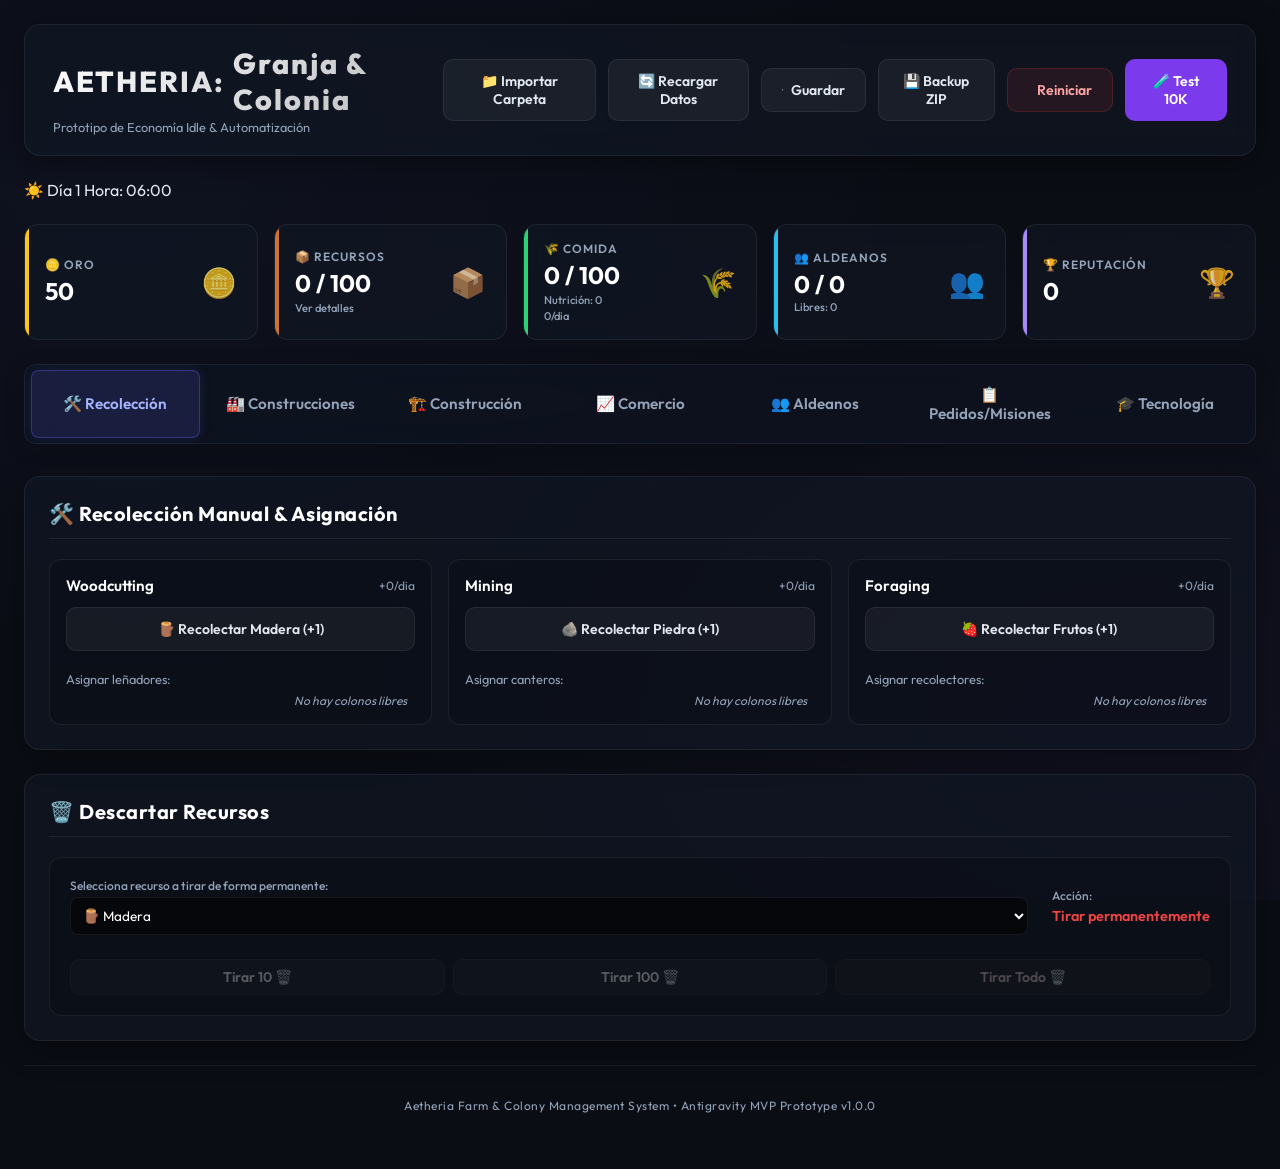
<file: index.html>
<!DOCTYPE html>
<html lang="es">
<head>
  <meta charset="UTF-8">
  <meta name="viewport" content="width=device-width, initial-scale=1.0">
  <title>Aetheria: Granja & Colonia - MVP</title>
  <!-- Fuente moderna Google Fonts -->
  <link rel="preconnect" href="https://fonts.googleapis.com">
  <link rel="preconnect" href="https://fonts.gstatic.com" crossorigin>
  <link href="https://fonts.googleapis.com/css2?family=Outfit:wght@300;400;500;600;700;800&display=swap" rel="stylesheet">
  
  <script>
    function showGlobalError(title, content) {
      let errorDiv = document.getElementById('global-error-banner');
      if (!errorDiv) {
        errorDiv = document.createElement('div');
        errorDiv.id = 'global-error-banner';
        errorDiv.style.position = 'fixed';
        errorDiv.style.top = '1rem';
        errorDiv.style.right = '1rem';
        errorDiv.style.maxWidth = '480px';
        errorDiv.style.background = 'rgba(239, 68, 68, 0.98)';
        errorDiv.style.backdropFilter = 'blur(12px)';
        errorDiv.style.color = '#fff';
        errorDiv.style.padding = '1.25rem';
        errorDiv.style.borderRadius = '12px';
        errorDiv.style.boxShadow = '0 20px 25px -5px rgba(0, 0, 0, 0.5), 0 10px 10px -5px rgba(0, 0, 0, 0.5)';
        errorDiv.style.border = '1px solid rgba(248, 113, 113, 0.4)';
        errorDiv.style.zIndex = '999999';
        errorDiv.style.fontFamily = "'Outfit', system-ui, -apple-system, sans-serif";
        errorDiv.style.fontSize = '0.85rem';
        errorDiv.style.lineHeight = '1.4';
        errorDiv.style.display = 'flex';
        errorDiv.style.flexDirection = 'column';
        errorDiv.style.gap = '0.75rem';
        document.body.appendChild(errorDiv);
      }
      
      const textToCopy = `${title}\n${content}`;
      
      errorDiv.innerHTML = `
        <div style="display: flex; align-items: flex-start; gap: 0.6rem;">
          <span style="font-size: 1.5rem; line-height: 1;">⚠️</span>
          <div style="flex: 1; min-width: 0;">
            <strong style="font-weight: 700; font-size: 0.95rem; color: #fee2e2; display: block; margin-bottom: 0.25rem;">${title}</strong>
            <pre style="margin: 0; white-space: pre-wrap; font-family: monospace; font-size: 0.75rem; background: rgba(0,0,0,0.35); padding: 0.6rem; border-radius: 6px; color: #fecaca; max-height: 250px; overflow-y: auto; border: 1px solid rgba(255,255,255,0.05);">${content}</pre>
          </div>
        </div>
        <div style="display: flex; justify-content: flex-end; gap: 0.5rem; border-top: 1px solid rgba(255,255,255,0.15); padding-top: 0.75rem;">
          <button id="btn-copy-error" style="background: rgba(255,255,255,0.2); border: 1px solid rgba(255,255,255,0.3); color: #fff; padding: 0.4rem 0.8rem; border-radius: 6px; cursor: pointer; font-size: 0.75rem; font-weight: 600; transition: all 0.2s;" onmouseover="this.style.background='rgba(255,255,255,0.3)'" onmouseout="this.style.background='rgba(255,255,255,0.2)'">
            📋 Copiar error
          </button>
          <button style="background: transparent; border: none; color: rgba(255,255,255,0.7); padding: 0.4rem 0.6rem; cursor: pointer; font-size: 0.75rem; font-weight: 500;" onclick="document.getElementById('global-error-banner').remove()">
            Descartar
          </button>
        </div>
      `;
      
      const copyBtn = errorDiv.querySelector('#btn-copy-error');
      if (copyBtn) {
        copyBtn.addEventListener('click', () => {
          navigator.clipboard.writeText(textToCopy).then(() => {
            copyBtn.innerHTML = '✅ ¡Copiado!';
            setTimeout(() => { copyBtn.innerHTML = '📋 Copiar error'; }, 2000);
          }).catch(err => {
            console.error('Error al copiar al portapapeles: ', err);
          });
        });
      }
    }

    window.onerror = function(message, source, lineno, colno, error) {
      const cleanSource = source ? source.split('/').pop() : 'desconocido';
      const detail = `Mensaje: ${message}\nArchivo: ${cleanSource}\nLínea: ${lineno} (Columna: ${colno})\nPila de llamadas (Stack):\n${error && error.stack ? error.stack : 'No disponible'}`;
      showGlobalError('Error de ejecución en JavaScript', detail);
      return false;
    };
    
    window.onunhandledrejection = function(event) {
      const reason = event.reason;
      const detail = reason && reason.stack ? reason.stack : String(reason);
      showGlobalError('Excepción de Promesa No Controlada (Promise Rejection)', detail);
    };
  </script>
  <link rel="stylesheet" href="src/css/styles.css">
  <script src="src/js/lib/jszip.min.js"></script>
  <script src="src/js/utils.js"></script>
  <script src="src/js/data-loader.js"></script>
  <script src="src/js/gamestate.js"></script>
  <script src="src/js/buildings.js"></script>
  <script src="src/js/gameloop.js"></script>
  <script src="src/js/ui-render.js"></script>
  <script src="src/js/ui-events.js"></script>
</head>
<body>

  <div class="app-container">
    
    <!-- CABECERA -->
    <header>
      <div class="brand">
        <h1>AETHERIA: <span>Granja & Colonia</span></h1>
        <p>Prototipo de Economía Idle & Automatización</p>
      </div>
      <div class="system-controls">
        <input type="file" id="folder-import-input" webkitdirectory directory multiple style="display: none;" >
        <button id="btn-import-csv" class="btn btn-secondary"  title="Seleccionar la carpeta src/data/ para importar todos los balances">
          📁 Importar Carpeta
        </button>
        <button id="btn-reload-csv" class="btn btn-secondary"  title="Recargar los archivos de balance desde la carpeta src/data/">
          🔄 Recargar Datos
        </button>
        <button id="btn-save" class="btn btn-secondary" >
          <svg width="14" height="14" fill="currentColor" viewBox="0 0 16 16"><path d="M11 2H9v3h2z"/><path d="M1.5 0A1.5 1.5 0 0 0 0 1.5v13A1.5 1.5 0 0 0 1.5 16h13a1.5 1.5 0 0 0 1.5-1.5V2.914a1.5 1.5 0 0 0-.44-1.06L14.14.44A1.5 1.5 0 0 0 13.086 0zM10 6a2 2 0 0 1-2 2 2 2 0 0 1-2-2zM2 9h12v5H2z"/></svg>
          Guardar
        </button>
        <button id="btn-backup" class="btn btn-secondary" title="Generar y descargar un ZIP con todo el código y balances del juego">
          💾 Backup ZIP
        </button>
        <button id="btn-reset" class="btn btn-danger" >
          <svg width="14" height="14" fill="currentColor" viewBox="0 0 16 16"><path fill-rule="evenodd" d="M8 3a5 5 0 1 0 4.546 2.914.5.5 0 0 1 .908-.417A6 6 0 1 1 8 2z"/><path d="M8 4.466V.534a.25.25 0 0 1 .41-.192l2.36 1.966c.12.1.12.284 0 .384L8.41 4.658A.25.25 0 0 1 8 4.466z"/></svg>
          Reiniciar
        </button>
        <button id="btn-reset-test" class="btn" style="background-color: #7c3aed; color: #fff;"  title="Reiniciar con 10,000 de todos los recursos para facilitar pruebas">
          🧪 Test 10K
        </button>
      </div>
    </header>

    <!-- BARRA DE TIEMPO / CICLO DÍA-NOCHE -->
    <div class="time-cycle-container cycle-mode-day" id="time-cycle-panel">
      <div class="time-cycle-header">
        <span class="cycle-title" id="cycle-label">☀️ Día 1</span>
        <span class="cycle-timer" id="cycle-timer">Día: 0.0s / 30.0s</span>
      </div>
      <div class="time-cycle-bar">
        <div class="time-cycle-fill" id="cycle-progress-fill"></div>
      </div>
    </div>

    <!-- BANNER DE VIAJE DEL JUGADOR (PASO J.3 - COM-TRIP) -->
    <div id="player-travel-banner" style="display: none; background: rgba(16, 185, 129, 0.15); border: 1px solid rgba(16, 185, 129, 0.4); border-radius: 12px; padding: 0.75rem 1.25rem; margin-bottom: 1rem; align-items: center; justify-content: space-between; gap: 1rem; box-shadow: 0 4px 20px rgba(16, 185, 129, 0.15);">
      <div style="display: flex; align-items: center; gap: 0.75rem; flex: 1;">
        <span style="font-size: 1.5rem; animation: pulse 2s infinite ease-in-out; display: inline-block;">🐎</span>
        <div style="display: flex; flex-direction: column; gap: 0.15rem; flex: 1;">
          <div style="font-size: 0.85rem; font-weight: 700; color: #fff;">Viaje Comercial en Curso</div>
          <div id="player-travel-banner-desc" style="font-size: 0.75rem; color: #a7f3d0;">Viajando...</div>
        </div>
      </div>
      <div style="display: flex; align-items: center; gap: 0.75rem; width: 40%; max-width: 300px; min-width: 150px; flex-direction: column;">
        <div style="height: 8px; width: 100%; background: rgba(255,255,255,0.05); border-radius: 4px; overflow: hidden; border: 1px solid rgba(16, 185, 129, 0.2);">
          <div id="player-travel-banner-progress-bar" style="background: linear-gradient(90deg, #10b981 0%, #34d399 100%); width: 0%; height: 100%; transition: width 0.2s ease;"></div>
        </div>
        <div id="player-travel-banner-time" style="font-size: 0.75rem; color: #a7f3d0; font-weight: 600;">Faltan: 0 días</div>
      </div>
    </div>

    <!-- PANEL DE RECURSOS GLOBALES -->
    <section class="resources-grid" id="resources-panel">
      <!-- Oro -->
      <div class="resource-card" style="--res-color: hsl(var(--color-gold)); --res-color-alpha: rgba(255, 193, 7, 0.3); --res-color-glow: rgba(255, 193, 7, 0.1);">
        <div class="resource-info">
          <div class="resource-label">
            <span>🪙 Oro</span>
          </div>
          <div class="resource-value" id="res-gold">100</div>
        </div>
        <div class="resource-icon">🪙</div>
      </div>

      <!-- Recursos (Hacer clic para desplegar/contraer detalles) -->
      <div class="resource-card" id="card-resources" style="--res-color: hsl(var(--color-wood)); --res-color-alpha: rgba(245, 158, 11, 0.3); --res-color-glow: rgba(245, 158, 11, 0.1); cursor: pointer;">
        <div class="resource-info">
          <div class="resource-label">
            <span>📦 Recursos</span>
          </div>
          <div class="resource-value" style="font-size: 0.85rem; color: var(--color-text-muted); font-weight: 500; margin-top: 0.2rem;">Ver detalles</div>
        </div>
        <div class="resource-icon">📦</div>
      </div>

      <!-- Comida -->
      <div class="resource-card" id="card-food" style="--res-color: hsl(var(--color-food)); --res-color-alpha: rgba(16, 185, 129, 0.3); --res-color-glow: rgba(16, 185, 129, 0.1); cursor: pointer;">
        <div class="resource-info">
          <div class="resource-label">
            <span>🌾 Comida</span>
          </div>
          <div class="resource-value" id="res-food">20</div>
          <div class="resource-rate rate-neutral" id="rate-food">+0/s</div>
        </div>
        <div class="resource-icon">🌾</div>
      </div>

      <!-- Vivienda / Población -->
      <div class="resource-card" style="--res-color: hsl(var(--color-colonist)); --res-color-alpha: rgba(14, 165, 233, 0.3); --res-color-glow: rgba(14, 165, 233, 0.1);">
        <div class="resource-info">
          <div class="resource-label">
            <span>👥 Aldeanos</span>
          </div>
          <div class="resource-value" id="res-colonists">0 / 0</div>
          <div class="resource-rate rate-neutral" id="res-free-colonists">Libres: 0</div>
        </div>
        <div class="resource-icon">👥</div>
      </div>

      <!-- Agua Diaria (Visible si waterMax > 0) -->
      <div class="resource-card" id="card-water" style="--res-color: #38bdf8; --res-color-alpha: rgba(56, 189, 248, 0.3); --res-color-glow: rgba(56, 189, 248, 0.1); display: none;">
        <div class="resource-info">
          <div class="resource-label">
            <span>💧 Agua Diaria</span>
          </div>
          <div class="resource-value" id="res-water">0 / 0</div>
        </div>
        <div class="resource-icon">💧</div>
      </div>

      <!-- Reputación -->
      <div class="resource-card" id="card-reputation" style="--res-color: #a78bfa; --res-color-alpha: rgba(167, 139, 250, 0.3); --res-color-glow: rgba(167, 139, 250, 0.1);">
        <div class="resource-info">
          <div class="resource-label">
            <span>🏆 Reputación</span>
          </div>
          <div class="resource-value" id="res-reputation">0</div>
        </div>
        <div class="resource-icon">🏆</div>
      </div>
    </section>

    <!-- DETALLE DE ALIMENTOS (DESPLEGABLE) -->
    <div id="food-details-content" style="display: none; flex-direction: column; gap: 0.5rem; margin-top: 1rem; margin-bottom: 0.5rem; padding: 0.75rem 1.25rem; background: var(--bg-card); border: 1px solid var(--border-color); border-radius: 14px; backdrop-filter: blur(12px);">
      <div id="food-details-grid" style="display: flex; gap: 0.75rem; flex-wrap: wrap;">
        <!-- Renderizado dinámicamente por JS -->
      </div>
    </div>

    <!-- DETALLE DE RECURSOS Y SEMILLAS (DESPLEGABLE) -->
    <div id="resources-details-content" style="display: none; flex-direction: column; gap: 0.5rem; margin-top: 0.5rem; margin-bottom: 1rem; padding: 0.75rem 1.25rem; background: var(--bg-card); border: 1px solid var(--border-color); border-radius: 14px; backdrop-filter: blur(12px);">
      <div id="resources-details-grid" style="display: flex; gap: 0.75rem; flex-wrap: wrap;">
        <!-- Renderizado dinámicamente por JS -->
      </div>
    </div>

    <!-- NAVEGACIÓN POR PESTAÑAS -->
    <div class="tab-container">
      <button id="tab-btn-basic" class="tab-btn active">
        🛠️ Recolección
      </button>
      <button id="tab-btn-production" class="tab-btn">
        🏭 Construcciones
      </button>
      <button id="tab-btn-construction" class="tab-btn">
        🏗️ Construcción
      </button>
      <button id="tab-btn-sales" class="tab-btn">
        📈 Comercio
      </button>
      <button id="tab-btn-colonists" class="tab-btn">
        👥 Aldeanos
      </button>
      <button id="tab-btn-missions" class="tab-btn">
        📋 Pedidos/Misiones
      </button>
      <button id="tab-btn-tech" class="tab-btn">
        🎓 Tecnología
      </button>
    </div>

    <!-- DASHBOARD PRINCIPAL (CONTENEDORES DE CONTENIDO DE PESTAÑAS) -->
    <main id="main-content">
      
      <!-- PESTAÑA: RECOLECCIÓN BÁSICA -->
      <div id="tab-basic" class="tab-content active-content">
        <!-- Banner de construcción del jugador -->
        <div id="player-construction-banner" style="display: none; margin-bottom: 1rem;"></div>
        <section class="module-card">
          <div class="module-title">
            <span>🛠️ Recolección Manual & Asignación</span>
          </div>
          
          <div class="gather-grid">
            <!-- Madera -->
            <div class="gather-card">
              <div class="gather-header">
                <span class="gather-title">Woodcutting</span>
                <span class="gather-auto-info" id="wood-auto-info">0.0/s</span>
              </div>
              <button id="btn-gather-wood" class="btn btn-secondary" >
                🪵 Recolectar Madera (+1)
              </button>
              <div id="gather-cooldown-container-wood" style="height: 3px; background: rgba(0,0,0,0.3); border-radius: 99px; margin-top: 0.25rem; width: 100%; display: none;">
                <div id="gather-cooldown-bar-wood" style="height: 100%; background: rgba(255,255,255,0.15); border-radius: 99px; width: 0%;"></div>
              </div>
              <div style="display: flex; flex-direction: column; gap: 0.35rem; width: 100%; margin-top: 0.5rem;">
                <span style="font-size: 0.8rem; color: var(--color-text-muted);">Asignar leñadores:</span>
                <div id="alloc-container-wood" style="width: 100%;"></div>
              </div>
            </div>

            <!-- Piedra -->
            <div class="gather-card">
              <div class="gather-header">
                <span class="gather-title">Mining</span>
                <span class="gather-auto-info" id="stone-auto-info">0.0/s</span>
              </div>
              <button id="btn-gather-stone" class="btn btn-secondary" >
                🪨 Recolectar Piedra (+1)
              </button>
              <div id="gather-cooldown-container-stone" style="height: 3px; background: rgba(0,0,0,0.3); border-radius: 99px; margin-top: 0.25rem; width: 100%; display: none;">
                <div id="gather-cooldown-bar-stone" style="height: 100%; background: rgba(255,255,255,0.15); border-radius: 99px; width: 0%;"></div>
              </div>
              <div style="display: flex; flex-direction: column; gap: 0.35rem; width: 100%; margin-top: 0.5rem;">
                <span style="font-size: 0.8rem; color: var(--color-text-muted);">Asignar canteros:</span>
                <div id="alloc-container-stone" style="width: 100%;"></div>
              </div>
            </div>

            <!-- Frutos Silvestres -->
            <div class="gather-card">
              <div class="gather-header">
                <span class="gather-title">Foraging</span>
                <span class="gather-auto-info" id="berries-auto-info">0.0/s</span>
              </div>
              <button id="btn-gather-berries" class="btn btn-secondary" >
                🍓 Recolectar Frutos (+1)
              </button>
              <div id="gather-cooldown-container-berries" style="height: 3px; background: rgba(0,0,0,0.3); border-radius: 99px; margin-top: 0.25rem; width: 100%; display: none;">
                <div id="gather-cooldown-bar-berries" style="height: 100%; background: rgba(255,255,255,0.15); border-radius: 99px; width: 0%;"></div>
              </div>
              <div style="display: flex; flex-direction: column; gap: 0.35rem; width: 100%; margin-top: 0.5rem;">
                <span style="font-size: 0.8rem; color: var(--color-text-muted);">Asignar recolectores:</span>
                <div id="alloc-container-berries" style="width: 100%;"></div>
              </div>
            </div>
          </div>
        </section>
        
        <!-- Descartar Recursos (Preservado del Paso J.1 [REC-DESC]) -->
        <section class="module-card" id="manual-market-section" style="margin-top: 1.5rem;">
          <div class="module-title">
            <span>🗑️ Descartar Recursos</span>
          </div>
          <div style="background: rgba(0, 0, 0, 0.2); padding: 1.25rem; border-radius: 12px; border: 1px solid var(--border-color); display: flex; flex-direction: column; gap: 1rem;">
            <div style="display: flex; gap: 1.5rem; align-items: center; flex-wrap: wrap;">
              <div style="display: flex; flex-direction: column; gap: 0.25rem; flex: 1; min-width: 200px;">
                <span style="font-size: 0.75rem; color: var(--color-text-muted); font-weight: 500;">Selecciona recurso a tirar de forma permanente:</span>
                <select id="sell-resource-select" style="background: rgba(0,0,0,0.5); border: 1px solid var(--border-color); color: #fff; border-radius: 8px; padding: 0.5rem; font-family: var(--font-primary); font-size: 0.85rem; outline: none; cursor: pointer;">
                  <!-- Rellenado dinámicamente -->
                </select>
              </div>
              <div style="display: flex; flex-direction: column; gap: 0.25rem; min-width: 120px;">
                <span style="font-size: 0.75rem; color: var(--color-text-muted); font-weight: 500;">Acción:</span>
                <span style="font-size: 0.9rem; font-weight: 600; color: #ef4444;">Tirar permanentemente</span>
              </div>
            </div>
            
            <div id="discard-buttons-container" style="display: flex; gap: 0.5rem; flex-wrap: wrap; margin-top: 0.5rem;">
              <button class="btn btn-secondary" style="flex: 1; padding: 0.5rem;" id="btn-discard-10">Tirar 10 🗑️</button>
              <button class="btn btn-secondary" style="flex: 1; padding: 0.5rem;" id="btn-discard-100">Tirar 100 🗑️</button>
              <button class="btn btn-danger" style="flex: 1; padding: 0.5rem;" id="btn-discard-all">Tirar Todo 🗑️</button>
            </div>
          </div>
        </section>

      </div>

      <!-- PESTAÑA: EDIFICIOS DE PRODUCCIÓN -->
      <div id="tab-production" class="tab-content">
        <!-- Subtab Navigation -->
        <div class="subtab-container">
          <button id="subtab-btn-viviendas" class="subtab-btn active">
            🏠 Viviendas
          </button>
          <button id="subtab-btn-alimentos" class="subtab-btn">
            🌾 Alimentos Básicos
          </button>
          <button id="subtab-btn-procesado" class="subtab-btn">
            ⚙️ Procesado
          </button>
          <button id="subtab-btn-recursos" class="subtab-btn">
            🪵 Recursos Básicos
          </button>
          <button id="subtab-btn-almacenamiento" class="subtab-btn">
            📦 Almacenamiento
          </button>
        </div>

        <!-- Subtab Content: Viviendas -->
        <div id="subtab-viviendas" class="subtab-content active-subcontent">
          <section class="module-card">
            <div class="module-title">
              <span>🏠 Viviendas de la Colonia</span>
            </div>
            <div id="active-houses-list" class="building-boxes-container">
              <!-- Cajas dinámicas de casas -->
            </div>
          </section>
        </div>

        <!-- Subtab Content: Alimentos Básicos -->
        <div id="subtab-alimentos" class="subtab-content">
          <div style="display: flex; flex-direction: column; gap: 1.5rem;">
            <section class="module-card">
              <div class="module-title">
                <span>🌾 Granjas Activas</span>
              </div>
              <div id="active-farms-list" class="building-boxes-container">
                <!-- Cajas dinámicas -->
              </div>
            </section>

            <!-- Corrales -->
            <section class="module-card">
              <div class="module-title">
                <span>🐄 Corrales Activos</span>
              </div>
              <div id="active-corrals-list" class="building-boxes-container">
                <!-- Cajas dinámicas (renderCorrals) -->
              </div>
            </section>

            <!-- Ganadería -->
            <section class="module-card">
              <div class="module-title">
                <span>🐄 Ganadería y Animales</span>
              </div>
              <div id="active-livestock-container">
                <!-- Se poblará dinámicamente -->
              </div>
            </section>
          </div>
        </div>

        <!-- Subtab Content: Procesado -->
        <div id="subtab-procesado" class="subtab-content">
          <div style="display: flex; flex-direction: column; gap: 1.5rem;">
            <!-- Hogueras y Cocinas -->
            <section class="module-card">
              <div class="module-title">
                <span>🔥 Hogueras y Cocinas Activas</span>
              </div>
              <div id="active-bonfires-list" class="building-boxes-container">
                <!-- Cajas dinámicas -->
              </div>
            </section>

            <!-- Graneros -->
            <section class="module-card">
              <div class="module-title">
                <span>🌾 Graneros Activos</span>
              </div>
              <div id="active-granaries-list" class="building-boxes-container">
                <!-- Cajas dinámicas -->
              </div>
            </section>

            <!-- Molinos -->
            <section class="module-card">
              <div class="module-title">
                <span>🌾 Molinos Activos</span>
              </div>
              <div id="active-mills-list" class="building-boxes-container">
                <!-- Cajas dinámicas (renderMills) -->
              </div>
            </section>

            <!-- Talleres del Herrero -->
            <section class="module-card">
              <div class="module-title">
                <span>⚒️ Talleres del Herrero</span>
              </div>
              <div id="active-smithies-list" class="building-boxes-container">
                <!-- Cajas dinámicas (renderSmithies) -->
              </div>
            </section>

            <!-- Forjas Activas -->
            <section class="module-card">
              <div class="module-title">
                <span>⚙️ Forjas Activas</span>
              </div>
              <div id="active-forges-list" class="building-boxes-container">
                <!-- Cajas dinámicas (renderForges) -->
              </div>
            </section>

          </div>
        </div>

        <!-- Subtab Content: Recursos Básicos -->
        <div id="subtab-recursos" class="subtab-content">
          <div style="display: flex; flex-direction: column; gap: 1.5rem;">
            <!-- Aserraderos -->
            <section class="module-card">
              <div class="module-title">
                <span>🪵 Aserraderos Activos</span>
              </div>
              <div id="active-lumbermills-list" class="building-boxes-container">
                <!-- Cajas dinámicas -->
              </div>
            </section>

            <!-- Canteras -->
            <section class="module-card">
              <div class="module-title">
                <span>🪨 Canteras Activas</span>
              </div>
              <div id="active-quarries-list" class="building-boxes-container">
                <!-- Cajas dinámicas -->
              </div>
            </section>

            <!-- Pozos de Agua -->
            <section class="module-card">
              <div class="module-title">
                <span>💧 Pozos de Agua Activos</span>
              </div>
              <div id="active-wells-list" class="building-boxes-container">
                <!-- Cajas dinámicas -->
              </div>
            </section>
          </div>
        </div>

        <!-- Subtab Content: Almacenamiento -->
        <div id="subtab-almacenamiento" class="subtab-content">
          <section class="module-card">
            <div class="module-title">
              <span>📦 Almacenes Activos</span>
            </div>
            <div id="active-warehouses-list" class="building-boxes-container">
              <!-- Cajas dinámicas de almacenes -->
            </div>
          </section>
        </div>
      </div>

      <!-- PESTAÑA: CONSTRUCCIÓN -->
      <div id="tab-construction" class="tab-content">
        
        <!-- Ayuntamiento UI Module Card -->
        <section class="module-card" id="townhall-module-card" style="margin-bottom: 1.5rem;">
          <div class="module-title">
            <span id="townhall-module-title-text">🏛️ Casa del Jugador</span>
          </div>
          <div id="townhall-ui-container">
            <!-- Dynamically populated via updateUI() -->
          </div>
        </section>

        <!-- Puesto de Mercado UI Module Card -->
        <section class="module-card" id="market-building-module-card" style="margin-bottom: 1.5rem;">
          <div class="module-title">
            <span>⚖️ Puesto de Mercado</span>
          </div>
          <div id="market-building-ui-container">
            <!-- Dynamically populated via updateUI() -> renderMarketBuildingUI() -->
          </div>
        </section>


        <section class="module-card">
          <div class="module-title">
            <span>🏗️ Astillero de Construcción & Viviendas</span>
          </div>
          
          <div class="tab-grid-buildings">
            <!-- Choza -->
            <div class="building-item">
              <div class="building-info">
                <span class="building-name">Choza</span>
                <span class="building-desc">Aumenta capacidad máxima de aldeanos en +1.</span>
                <div class="costs-list">
                  <span class="cost-badge" id="cost-basic-wood">🪵 20 Madera</span>
                  <span class="cost-badge" id="cost-basic-stone">🪨 15 Piedra</span>
                </div>
              </div>
              <div style="display: flex; flex-direction: column; align-items: flex-end; gap: 0.4rem;">
                <span style="font-size: 0.8rem; color: var(--color-text-muted); font-weight: 500;" id="count-basic-houses">Construidas: 0</span>
                <button class="btn btn-secondary" id="btn-build-basic" >
                  Construir
                </button>
              </div>
            </div>


            <!-- Aserradero -->
            <div class="building-item">
              <div class="building-info">
                <span class="building-name">Aserradero (Lumber Mill)</span>
                <span class="building-desc">Habilita leñadores industriales (+5.0 Madera/s por trabajador).</span>
                <div class="costs-list">
                  <span class="cost-badge" id="cost-lumbermill-gold">🪙 80 Oro</span>
                  <span class="cost-badge" id="cost-lumbermill-stone">🪨 40 Piedra</span>
                </div>
              </div>
              <div style="display: flex; flex-direction: column; align-items: flex-end; gap: 0.4rem;">
                <span style="font-size: 0.8rem; color: var(--color-text-muted); font-weight: 500;" id="count-lumbermills">Construidos: 0</span>
                <button class="btn btn-secondary" id="btn-build-lumbermill" >
                  Construir
                </button>
              </div>
            </div>

            <!-- Cantera -->
            <div class="building-item">
              <div class="building-info">
                <span class="building-name">Cantera (Quarry)</span>
                <span class="building-desc">Habilita mineros industriales (+5.0 Piedra/s por trabajador).</span>
                <div class="costs-list">
                  <span class="cost-badge" id="cost-quarry-gold">🪙 100 Oro</span>
                  <span class="cost-badge" id="cost-quarry-wood">🪵 40 Madera</span>
                </div>
              </div>
              <div style="display: flex; flex-direction: column; align-items: flex-end; gap: 0.4rem;">
                <span style="font-size: 0.8rem; color: var(--color-text-muted); font-weight: 500;" id="count-quarries">Construidas: 0</span>
                <button class="btn btn-secondary" id="btn-build-quarry" >
                  Construir
                </button>
              </div>
            </div>

            <!-- Granja -->
            <div class="building-item">
              <div class="building-info">
                <span class="building-name">Granja (Farm)</span>
                <span class="building-desc">Habilita parcelas agrícolas individuales para cultivar alimentos.</span>
                <div class="costs-list">
                  <span class="cost-badge" id="cost-farm-wood">🪵 30 Madera</span>
                  <span class="cost-badge" id="cost-farm-stone">🪨 20 Piedra</span>
                </div>
              </div>
              <div style="display: flex; flex-direction: column; align-items: flex-end; gap: 0.4rem;">
                <span style="font-size: 0.8rem; color: var(--color-text-muted); font-weight: 500;" id="count-farms">Construidas: 0</span>
                <button class="btn btn-secondary" id="btn-build-farm" >
                  Construir
                </button>
              </div>
            </div>

            <!-- Fogata -->
            <div class="building-item">
              <div class="building-info">
                <span class="building-name">Fogata</span>
                <span class="building-desc">Habilita cocinar comida cruda para obtener comida cocinada (más valiosa).</span>
                <div class="costs-list">
                  <span class="cost-badge" id="cost-bonfire-wood">🪵 40 Madera</span>
                  <span class="cost-badge" id="cost-bonfire-stone">🪨 20 Piedra</span>
                </div>
              </div>
              <div style="display: flex; flex-direction: column; align-items: flex-end; gap: 0.4rem;">
                <span style="font-size: 0.8rem; color: var(--color-text-muted); font-weight: 500;" id="count-bonfires">Construidas: 0</span>
                <button class="btn btn-secondary" id="btn-build-bonfire" >
                  Construir
                </button>
              </div>
            </div>

             <!-- Granero -->
            <div class="building-item">
              <div class="building-info">
                <span class="building-name">Granero (Granary)</span>
                <span class="building-desc">Procesa cultivos para obtener semillas (Trigo, Patata, Zanahoria).</span>
                <div class="costs-list">
                  <span class="cost-badge" id="cost-granary-wood">🪵 50 Madera</span>
                  <span class="cost-badge" id="cost-granary-stone">🪨 30 Piedra</span>
                </div>
              </div>
              <div style="display: flex; flex-direction: column; align-items: flex-end; gap: 0.4rem;">
                <span style="font-size: 0.8rem; color: var(--color-text-muted); font-weight: 500;" id="count-granaries">Construidos: 0</span>
                <button class="btn btn-secondary" id="btn-build-granary">
                  Construir
                </button>
              </div>
            </div>

            <!-- Corral de Ganado -->
            <div class="building-item">
              <div class="building-info">
                <span class="building-name">🐄 Corral de Ganado</span>
                <span class="building-desc">Permite albergar animales. T1: 3 animales, T2: 6 animales, T3: 10 animales.</span>
                <div class="costs-list">
                  <span class="cost-badge" id="cost-corral-wood">🪵 60 Madera</span>
                  <span class="cost-badge" id="cost-corral-gold">🪙 40 Oro</span>
                </div>
              </div>
              <div style="display: flex; flex-direction: column; align-items: flex-end; gap: 0.4rem;">
                <span style="font-size: 0.8rem; color: var(--color-text-muted); font-weight: 500;" id="count-corrals">Construidos: 0</span>
                <button class="btn btn-secondary" id="btn-build-corral">
                  Construir
                </button>
              </div>
            </div>

             <!-- Molino de Grano -->
            <div class="building-item" id="build-mill-card">
              <div class="building-info">
                <span class="building-name">🌾 Molino de Grano (Mill)</span>
                <span class="building-desc">Grana y muele el trigo para obtener harina. T1: 1 puesto, T2: 2 puestos.</span>
                <div class="costs-list">
                  <span class="cost-badge" id="cost-mill-wood">🪵 60 Madera</span>
                  <span class="cost-badge" id="cost-mill-stone">🪨 40 Piedra</span>
                </div>
              </div>
              <div style="display: flex; flex-direction: column; align-items: flex-end; gap: 0.4rem;">
                <span style="font-size: 0.8rem; color: var(--color-text-muted); font-weight: 500;" id="count-mills">Construidos: 0</span>
                <button class="btn btn-secondary" id="btn-build-mill">
                  Construir
                </button>
              </div>
            </div>

            <!-- Taller del Herrero -->
            <div class="building-item" id="build-smithy-card">
              <div class="building-info">
                <span class="building-name">⚒️ Taller del Herrero</span>
                <span class="building-desc">Fabrica herramientas de madera (T1) o hierro (T2). Sin hacha un aserradero no produce. Sin pico una cantera no produce.</span>
                <div class="costs-list">
                  <span class="cost-badge" data-resource="wood" id="cost-smithy-wood">🪵 30 Madera</span>
                  <span class="cost-badge" data-resource="stone" id="cost-smithy-stone">🪨 20 Piedra</span>
                </div>
              </div>
              <div style="display: flex; flex-direction: column; align-items: flex-end; gap: 0.4rem;">
                <span style="font-size: 0.8rem; color: var(--color-text-muted); font-weight: 500;" id="count-smithies">Construidos: 0</span>
                <button class="btn btn-secondary" id="btn-build-smithy">
                  Construir
                </button>
              </div>
            </div>

            <!-- Forja -->
            <div class="building-item" id="build-forge-card">
              <div class="building-info">
                <span class="building-name">⚙️ Forja</span>
                <span class="building-desc">Funde mineral de hierro en lingotes para fabricar herramientas avanzadas.</span>
                <div class="costs-list">
                  <span class="cost-badge" data-resource="wood" id="cost-forge-wood">🪵 40 Madera</span>
                  <span class="cost-badge" data-resource="stone" id="cost-forge-stone">🪨 60 Piedra</span>
                </div>
              </div>
              <div style="display: flex; flex-direction: column; align-items: flex-end; gap: 0.4rem;">
                <span style="font-size: 0.8rem; color: var(--color-text-muted); font-weight: 500;" id="count-forges">Construidos: 0</span>
                <button class="btn btn-secondary" id="btn-build-forge">
                  Construir
                </button>
              </div>
            </div>

            <!-- Pozo de Agua -->
            <div class="building-item">
              <div class="building-info">
                <span class="building-name">Pozo de Agua (Well)</span>
                <span class="building-desc">Provee agua para el riego diario y consumo.</span>
                <div class="costs-list">
                  <span class="cost-badge" id="cost-well-wood">🪵 20 Madera</span>
                  <span class="cost-badge" id="cost-well-stone">🪨 15 Piedra</span>
                </div>
              </div>
              <div style="display: flex; flex-direction: column; align-items: flex-end; gap: 0.4rem;">
                <span style="font-size: 0.8rem; color: var(--color-text-muted); font-weight: 500;" id="count-wells">Construidos: 0</span>
                <button class="btn btn-secondary" id="btn-build-well">
                  Construir
                </button>
              </div>
            </div>

            <!-- Almacén de Madera -->
            <div class="building-item">
              <div class="building-info">
                <span class="building-name">Almacén de Madera</span>
                <span class="building-desc">Aumenta la capacidad máxima de Madera en +200.</span>
                <div class="costs-list">
                  <span class="cost-badge" id="cost-warehouse-wood-gold">🪙 20 Oro</span>
                  <span class="cost-badge" id="cost-warehouse-wood-wood">🪵 10 Madera</span>
                </div>
              </div>
              <div style="display: flex; flex-direction: column; align-items: flex-end; gap: 0.4rem;">
                <span style="font-size: 0.8rem; color: var(--color-text-muted); font-weight: 500;" id="count-warehouse-wood">Construidos: 0</span>
                <button class="btn btn-secondary" id="btn-build-warehouse-wood">
                  Construir
                </button>
              </div>
            </div>

            <!-- Almacén de Piedra -->
            <div class="building-item">
              <div class="building-info">
                <span class="building-name">Almacén de Piedra</span>
                <span class="building-desc">Aumenta la capacidad máxima de Piedra en +200.</span>
                <div class="costs-list">
                  <span class="cost-badge" id="cost-warehouse-stone-gold">🪙 15 Oro</span>
                  <span class="cost-badge" id="cost-warehouse-stone-wood">🪵 25 Madera</span>
                </div>
              </div>
              <div style="display: flex; flex-direction: column; align-items: flex-end; gap: 0.4rem;">
                <span style="font-size: 0.8rem; color: var(--color-text-muted); font-weight: 500;" id="count-warehouse-stone">Construidos: 0</span>
                <button class="btn btn-secondary" id="btn-build-warehouse-stone">
                  Construir
                </button>
              </div>
            </div>

            <!-- Almacén de Alimentos -->
            <div class="building-item">
              <div class="building-info">
                <span class="building-name">Almacén de Alimentos</span>
                <span class="building-desc">Aumenta la capacidad máxima de alimentos en +200.</span>
                <div class="costs-list">
                  <span class="cost-badge" id="cost-warehouse-food-gold">🪙 25 Oro</span>
                  <span class="cost-badge" id="cost-warehouse-food-wood">🪵 15 Madera</span>
                </div>
              </div>
              <div style="display: flex; flex-direction: column; align-items: flex-end; gap: 0.4rem;">
                <span style="font-size: 0.8rem; color: var(--color-text-muted); font-weight: 500;" id="count-warehouse-food">Construidos: 0</span>
                <button class="btn btn-secondary" id="btn-build-warehouse-food">
                  Construir
                </button>
              </div>
            </div>

            <!-- Almacén de Semillas -->
            <div class="building-item">
              <div class="building-info">
                <span class="building-name">Almacén de Semillas</span>
                <span class="building-desc">Aumenta la capacidad máxima de semillas en +200.</span>
                <div class="costs-list">
                  <span class="cost-badge" id="cost-warehouse-seeds-gold">🪙 20 Oro</span>
                  <span class="cost-badge" id="cost-warehouse-seeds-wood">🪵 10 Madera</span>
                </div>
              </div>
              <div style="display: flex; flex-direction: column; align-items: flex-end; gap: 0.4rem;">
                <span style="font-size: 0.8rem; color: var(--color-text-muted); font-weight: 500;" id="count-warehouse-seeds">Construidos: 0</span>
                <button class="btn btn-secondary" id="btn-build-warehouse-seeds">
                  Construir
                </button>
              </div>
            </div>
          </div>
        </section>
      </div>

      <!-- PESTAÑA: COMERCIO Y VENTAS -->
      <div id="tab-sales" class="tab-content">
        <div style="max-width: 1000px; margin: 0 auto; display: flex; flex-direction: column; gap: 1.5rem;">
          
          <div class="tab-grid-2col" style="gap: 1.5rem;">
            <!-- Columna izquierda: Comercio Personal y Mercados -->
            <div class="column-gap" style="display: flex; flex-direction: column; gap: 1.5rem;">
              
              <!-- Subsección 1: COMERCIO PERSONAL -->
              <section class="module-card">
                <div class="module-title">
                  <span>🐎 Comercio Personal</span>
                </div>
                <div style="background: rgba(0, 0, 0, 0.2); border: 1px solid var(--border-color); border-radius: 12px; padding: 1.25rem; display: flex; flex-direction: column; gap: 1rem;">
                  
                  <div style="display: flex; flex-direction: column; gap: 0.25rem;">
                    <span style="font-size: 0.75rem; color: var(--color-text-muted); font-weight: 500;">Selecciona ruta comercial:</span>
                    <select id="player-trade-route-select" style="background: rgba(0,0,0,0.5); border: 1px solid var(--border-color); color: #fff; border-radius: 8px; padding: 0.5rem; font-family: var(--font-primary); font-size: 0.85rem; outline: none; cursor: pointer;">
                      <!-- Rellenado dinámicamente -->
                    </select>
                  </div>

                  <div style="display: flex; flex-direction: column; gap: 0.25rem;">
                    <span style="font-size: 0.75rem; color: var(--color-text-muted); font-weight: 500;">Cantidad a comerciar:</span>
                    <div style="display: flex; gap: 0.5rem; align-items: center;">
                      <input type="number" id="player-trade-amount-input" value="10" min="1" max="1000" style="background: rgba(0,0,0,0.5); border: 1px solid var(--border-color); color: #fff; border-radius: 8px; padding: 0.5rem; font-family: var(--font-primary); font-size: 0.85rem; outline: none; flex: 1;">
                      <button class="btn btn-secondary" id="btn-player-amount-10" style="padding: 0.5rem 0.75rem; font-size: 0.8rem;">x10</button>
                      <button class="btn btn-secondary" id="btn-player-amount-50" style="padding: 0.5rem 0.75rem; font-size: 0.8rem;">x50</button>
                      <button class="btn btn-secondary" id="btn-player-amount-100" style="padding: 0.5rem 0.75rem; font-size: 0.8rem;">x100</button>
                    </div>
                  </div>

                  <div id="player-trade-details-panel" style="background: rgba(30, 41, 59, 0.4); border: 1px solid var(--border-color); border-radius: 8px; padding: 0.75rem; font-size: 0.85rem; display: flex; flex-direction: column; gap: 0.4rem;">
                    <!-- Rellenado dinámicamente -->
                  </div>

                  <button class="btn" id="btn-start-player-trade" style="width: 100%; background: #059669; color: #fff; padding: 0.75rem; font-weight: 600; border-radius: 8px; cursor: pointer;">🐎 Iniciar Viaje Personal</button>
                </div>
              </section>

              <!-- Subsección 2: MERCADOS (Caravanas de Colonos) -->
              <section class="module-card">
                <div class="module-title">
                  <span>💼 Mercados (Automatización con Colonos)</span>
                </div>
                
                <!-- Mensaje de bloqueo del Comercio si no se ha construido el Puesto de Mercado -->
                <div id="market-locked-msg" style="display: block; text-align: center; padding: 2rem; background: rgba(0, 0, 0, 0.2); border: 1px solid var(--border-color); border-radius: 12px; color: var(--color-text-muted); font-size: 0.9rem;">
                  <div style="font-size: 1.5rem; margin-bottom: 0.5rem;">⚖️</div>
                  <strong>Automatización Bloqueada</strong>
                  <p style="margin: 0.25rem 0 0 0; font-size: 0.8rem;">Requiere construir un Puesto de Mercado para desbloquear la asignación de mercaderes.</p>
                </div>

                <!-- Interfaz de caravanas (visible sólo con mercado) -->
                <div id="market-caravans-container" style="display: none; flex-direction: column; gap: 1rem;">
                  
                  <!-- Asignación de los 2 Slots de Mercaderes -->
                  <div style="background: rgba(30, 41, 59, 0.4); border: 1px solid var(--border-color); border-radius: 12px; padding: 0.75rem; display: flex; flex-direction: column; gap: 0.75rem;">
                    <span style="font-size: 0.75rem; font-weight: 700; color: #a5b4fc; text-transform: uppercase; letter-spacing: 0.05em; display: block;">👥 Mercaderes Asignados (Máx. 2)</span>
                    
                    <!-- Slot 0 -->
                    <div style="display: flex; justify-content: space-between; align-items: center; gap: 0.5rem; padding-bottom: 0.5rem; border-bottom: 1px solid rgba(255,255,255,0.05);">
                      <div style="display: flex; flex-direction: column; gap: 0.15rem; flex: 1;">
                        <span style="font-size: 0.75rem; color: var(--color-text-muted); font-weight: 500;">Mercader Slot 1:</span>
                        <select id="market-slot-0-select" style="background: rgba(0,0,0,0.5); border: 1px solid var(--border-color); color: #fff; border-radius: 6px; padding: 0.35rem; font-family: var(--font-primary); font-size: 0.8rem; outline: none; cursor: pointer; width: 100%;">
                          <!-- Rellenado dinámicamente -->
                        </select>
                      </div>
                      <button class="btn btn-secondary" id="btn-unassign-slot-0" style="padding: 0.4rem 0.6rem; font-size: 0.75rem; margin-top: 1rem;">Liberar</button>
                    </div>

                    <!-- Slot 1 -->
                    <div style="display: flex; justify-content: space-between; align-items: center; gap: 0.5rem;">
                      <div style="display: flex; flex-direction: column; gap: 0.15rem; flex: 1;">
                        <span style="font-size: 0.75rem; color: var(--color-text-muted); font-weight: 500;">Mercader Slot 2:</span>
                        <select id="market-slot-1-select" style="background: rgba(0,0,0,0.5); border: 1px solid var(--border-color); color: #fff; border-radius: 6px; padding: 0.35rem; font-family: var(--font-primary); font-size: 0.8rem; outline: none; cursor: pointer; width: 100%;">
                          <!-- Rellenado dinámicamente -->
                        </select>
                      </div>
                      <button class="btn btn-secondary" id="btn-unassign-slot-1" style="padding: 0.4rem 0.6rem; font-size: 0.75rem; margin-top: 1rem;">Liberar</button>
                    </div>
                  </div>

                  <!-- Formulario de envío de caravana con colonos -->
                  <div style="background: rgba(0, 0, 0, 0.2); border: 1px solid var(--border-color); border-radius: 12px; padding: 1rem; display: flex; flex-direction: column; gap: 0.75rem;">
                    <div style="display: flex; flex-direction: column; gap: 0.25rem;">
                      <span style="font-size: 0.75rem; color: var(--color-text-muted); font-weight: 500;">1. Selecciona mercader asignado:</span>
                      <select id="trade-colonist-select" style="background: rgba(0,0,0,0.5); border: 1px solid var(--border-color); color: #fff; border-radius: 8px; padding: 0.5rem; font-family: var(--font-primary); font-size: 0.85rem; outline: none; cursor: pointer;">
                        <!-- Rellenado dinámicamente -->
                      </select>
                    </div>

                    <div style="display: flex; flex-direction: column; gap: 0.25rem;">
                      <span style="font-size: 0.75rem; color: var(--color-text-muted); font-weight: 500;">2. Selecciona ruta comercial:</span>
                      <select id="trade-route-select" style="background: rgba(0,0,0,0.5); border: 1px solid var(--border-color); color: #fff; border-radius: 8px; padding: 0.5rem; font-family: var(--font-primary); font-size: 0.85rem; outline: none; cursor: pointer;">
                        <!-- Rellenado dinámicamente -->
                      </select>
                    </div>

                    <div style="display: flex; flex-direction: column; gap: 0.25rem;">
                      <span style="font-size: 0.75rem; color: var(--color-text-muted); font-weight: 500;">3. Selecciona cantidad a comerciar:</span>
                      <div style="display: flex; gap: 0.5rem; align-items: center;">
                        <input type="number" id="trade-amount-input" value="10" min="1" max="1000" style="background: rgba(0,0,0,0.5); border: 1px solid var(--border-color); color: #fff; border-radius: 8px; padding: 0.5rem; font-family: var(--font-primary); font-size: 0.85rem; outline: none; flex: 1;">
                        <button class="btn btn-secondary" id="btn-amount-10" style="padding: 0.5rem 0.75rem; font-size: 0.8rem;">x10</button>
                        <button class="btn btn-secondary" id="btn-amount-50" style="padding: 0.5rem 0.75rem; font-size: 0.8rem;">x50</button>
                        <button class="btn btn-secondary" id="btn-amount-100" style="padding: 0.5rem 0.75rem; font-size: 0.8rem;">x100</button>
                      </div>
                    </div>

                    <div id="trade-details-panel" style="background: rgba(30, 41, 59, 0.4); border: 1px solid var(--border-color); border-radius: 8px; padding: 0.75rem; font-size: 0.85rem; display: flex; flex-direction: column; gap: 0.4rem;">
                      <!-- Rellenado dinámicamente -->
                    </div>

                    <button class="btn" id="btn-start-trade" style="width: 100%; background: #7c3aed; color: #fff; padding: 0.75rem; font-weight: 600; border-radius: 8px; cursor: pointer;">🚚 Enviar Caravana de Aldeanos</button>
                  </div>

                </div>
              </section>
            </div>

            <!-- Columna derecha: Viajes Activos y Directorio -->
            <div class="column-gap" style="display: flex; flex-direction: column; gap: 1.5rem;">
              <section class="module-card" style="height: 100%; min-height: 250px;">
                <div class="module-title">
                  <span>🚚 Caravanas en Ruta</span>
                </div>
                <div id="active-trades-list" style="display: flex; flex-direction: column; gap: 1rem;">
                  <!-- Renderizado dinámicamente -->
                </div>
              </section>

              <section class="module-card">
                <div class="module-title">
                  <span>🏡 Directorio de Pueblos Vecinos</span>
                </div>
                <div id="villages-directory-list" style="display: flex; flex-direction: column; gap: 0.75rem;">
                  <!-- Renderizado dinámicamente -->
                </div>
              </section>
            </div>
          </div>

        </div>
      </div>

      <!-- PESTAÑA: COLONOS -->
      <div id="tab-colonists" class="tab-content">
        <!-- Subtab Navigation for Colonists -->
        <div class="subtab-container" style="margin-bottom: 1.5rem;">
          <button id="subtab-btn-colonists-hire" class="subtab-btn active">
            🤝 Contratación
          </button>
          <button id="subtab-btn-colonists-detail" class="subtab-btn">
            👥 Detalle de Aldeanos
          </button>
          <button id="subtab-btn-colonists-priority" class="subtab-btn">
            🍲 Prioridad de Comida
          </button>
          <button id="subtab-btn-colonists-summary" class="subtab-btn">
            📊 Resumen por Tareas
          </button>
        </div>

        <!-- Subtab Content: Contratación -->
        <div id="subtab-colonists-hire" class="subtab-content active-subcontent">
          <section class="module-card">
            <div class="module-title">
              <span>🤝 Contratación de Personal</span>
            </div>
            <div id="hiring-candidates-container" style="display: flex; flex-direction: column; gap: 0.75rem; margin-top: 0.5rem;">
              <!-- Tarjetas de candidatos generadas dinámicamente -->
            </div>
          </section>
        </div>

        <!-- Subtab Content: Detalle de Aldeanos -->
        <div id="subtab-colonists-detail" class="subtab-content">
          <section class="module-card">
            <div class="module-title">
              <span>👥 Detalle de Aldeanos de la Colonia</span>
            </div>
            <div id="colonists-detail-list-container" style="display: flex; flex-direction: column; gap: 0.75rem; margin-top: 0.5rem;">
              <!-- Lista de colonos detallada generada dinámicamente -->
            </div>
          </section>
        </div>

        <!-- Subtab Content: Prioridad de Comida -->
        <div id="subtab-colonists-priority" class="subtab-content">
          <section class="module-card">
            <div class="module-title">
              <span>🍲 Prioridad y Consumo de Alimentos</span>
            </div>
            <div class="nutrition-status-info" style="margin-bottom: 0.75rem; display: flex; flex-direction: column; gap: 0.4rem;">
              <p style="font-size: 0.85rem; color: var(--color-text-muted); margin: 0; line-height: 1.35;">
                Cada aldeano necesita comer diariamente. Su prioridad de consumo determinará qué comida consumen primero.
              </p>
              <div style="display: flex; justify-content: space-between; font-size: 0.8rem; padding: 0.45rem 0.6rem; background: rgba(0,0,0,0.2); border-radius: 6px; margin-top: 0.25rem;">
                <span style="color: var(--color-text-muted); font-weight: 500;">Hambrientos hoy:</span>
                <span id="starving-count-val" style="color: #f87171; font-weight: 700;">0</span>
              </div>
              <div style="display: flex; justify-content: space-between; font-size: 0.8rem; padding: 0.45rem 0.6rem; background: rgba(0,0,0,0.2); border-radius: 6px;">
                <span style="color: var(--color-text-muted); font-weight: 500;">Eficiencia de la Aldea:</span>
                <span id="colony-efficiency-val" style="color: #4ade80; font-weight: 700;">100%</span>
              </div>
            </div>
            
            <div style="margin-top: 0.75rem; padding-top: 0.75rem; border-top: 1px dashed rgba(255,255,255,0.08);">
              <span style="font-size: 0.8rem; font-weight: 600; color: #a5b4fc; text-transform: uppercase; letter-spacing: 0.5px; display: block; margin-bottom: 0.5rem;">Orden de Prioridad de Comida:</span>
              <div id="food-priority-list" style="display: flex; flex-direction: column; gap: 0.4rem;">
                <!-- Se genera dinámicamente -->
              </div>
            </div>
          </section>
        </div>

        <!-- Subtab Content: Resumen por Tareas -->
        <div id="subtab-colonists-summary" class="subtab-content">
          <section class="module-card">
            <div class="module-title">
              <span>📊 Resumen de Tareas y Gestión</span>
            </div>
            
            <div class="colonist-stats-grid">
              <div class="colonist-stat-box">
                <div class="colonist-stat-label">Libres</div>
                <div class="colonist-stat-value" id="stats-free-colonists">0</div>
              </div>
              <div class="colonist-stat-box">
                <div class="colonist-stat-label">Capacidad</div>
                <div class="colonist-stat-value" id="stats-total-colonists">0 / 0</div>
              </div>
            </div>
            
            <div style="margin-top: 0.5rem; display: flex; flex-direction: column; gap: 0.75rem;">
              <span style="font-size: 0.85rem; font-weight: 600; color: #a5b4fc; text-transform: uppercase; letter-spacing: 0.5px;">Desglose de Trabajos:</span>
              <div id="colonists-summary-jobs-container" style="display: flex; flex-direction: column; gap: 0.75rem;">
                <!-- Lista de trabajos con opción de desplegar colonos asignados, generada dinámicamente -->
              </div>
              
              <button class="btn btn-danger" style="margin-top: 0.5rem; width: 100%;" id="btn-reset-assignments">
                🚫 Liberar a todos los Aldeanos
              </button>
            </div>
          </section>
        </div>
      </div>

      <!-- PESTAÑA: PEDIDOS/MISIONES -->
      <div id="tab-missions" class="tab-content">
        <!-- Navegación de Subpestañas para Pedidos/Misiones -->
        <div class="subtab-container" style="margin-bottom: 1.5rem;">
          <button id="subtab-btn-missions-orders" class="subtab-btn active">
            📋 Pedidos de la Aldea
          </button>
          <button id="subtab-btn-missions-expeditions" class="subtab-btn">
            🗺️ Misiones y Expediciones
          </button>
        </div>

        <!-- Contenido de Subpestaña: Pedidos -->
        <div id="subtab-missions-orders" class="subtab-content active-subcontent">
          <section class="module-card" id="orders-section">
            <div class="module-title">
              <span>📋 Tablón de Pedidos</span>
            </div>
            <div id="active-orders-list" style="display: grid; grid-template-columns: repeat(auto-fit, minmax(280px, 1fr)); gap: 1rem;">
              <!-- Dinámico -->
            </div>
          </section>
        </div>

        <!-- Contenido de Subpestaña: Expediciones -->
        <div id="subtab-missions-expeditions" class="subtab-content">
          <section class="module-card">
            <div class="module-title"><span>🗺️ Expediciones de la Aldea</span></div>
            <div id="missions-refresh-banner" style="font-size: 0.85rem; color: #ffd700; background: rgba(255, 215, 0, 0.05); border: 1px solid rgba(255, 215, 0, 0.15); padding: 0.6rem 0.8rem; border-radius: 8px; margin-top: 0.75rem; margin-bottom: 1rem; text-align: center; font-weight: 600; width: 100%;">
              <!-- Dinámico -->
            </div>
            <div id="missions-grid-container" style="display: grid; grid-template-columns: repeat(auto-fit, minmax(320px, 1fr)); gap: 1.5rem;">
              <!-- Las misiones se renderizarán en paralelo aquí -->
            </div>
          </section>
        </div>
      </div>

      <!-- PESTAÑA: TECNOLOGÍA -->
      <div id="tab-tech" class="tab-content">
        <section class="module-card">
          <div class="module-title"><span>🎓 Árbol de Tecnología</span></div>
          <div id="tech-tree-container">
            <!-- Dinámico -->
          </div>
        </section>
      </div>

    </main>

    <!-- FOOTER -->
    <footer>
      Aetheria Farm & Colony Management System • Antigravity MVP Prototype v1.0.0
    </footer>

  </div>

  <!-- DEV PANEL -->
  <div id="dev-panel" style="display:none; position:fixed; bottom:1rem; right:1rem;
       background:rgba(0,0,0,0.9); border:1px solid rgba(99,102,241,0.5);
       padding:1rem; border-radius:0.75rem; z-index:9999; min-width:320px; max-width:380px;">
    <div style="font-size:0.7rem; color:#a5b4fc; text-transform:uppercase;
         font-weight:700; margin-bottom:0.75rem;">⚙️ Panel Dev (Ctrl+Shift+D)</div>
    
    <!-- Velocidad -->
    <div style="margin-bottom:0.75rem;">
      <div style="font-size:0.75rem; color:#94a3b8; margin-bottom:0.35rem;">⏱️ Velocidad:</div>
      <div style="display:flex; gap:0.35rem; flex-wrap:wrap;">
        <button onclick="window.devSpeedMultiplier=1" class="btn btn-secondary" style="flex:1;min-width:35px;padding:0.25rem;font-size:0.7rem;">x1</button>
        <button onclick="window.devSpeedMultiplier=5" class="btn btn-secondary" style="flex:1;min-width:35px;padding:0.25rem;font-size:0.7rem;">x5</button>
        <button onclick="window.devSpeedMultiplier=10" class="btn btn-secondary" style="flex:1;min-width:35px;padding:0.25rem;font-size:0.7rem;">x10</button>
        <button onclick="window.devSpeedMultiplier=50" class="btn btn-secondary" style="flex:1;min-width:35px;padding:0.25rem;font-size:0.7rem;">x50</button>
        <button onclick="window.devSpeedMultiplier=100" class="btn btn-secondary" style="flex:1;min-width:35px;padding:0.25rem;font-size:0.7rem;">x100</button>
        <button onclick="window.devSpeedMultiplier=1000" class="btn btn-secondary" style="flex:1;min-width:45px;padding:0.25rem;font-size:0.7rem;">x1000</button>
      </div>
    </div>
    
    <!-- Inyectar recursos -->
    <div style="margin-bottom:0.75rem;">
      <div style="font-size:0.75rem; color:#94a3b8; margin-bottom:0.35rem;">💰 Inyectar +500:</div>
      
      <!-- Fila de Básicos y Reputación -->
      <div style="display:grid; grid-template-columns: repeat(3, 1fr); gap:0.35rem; margin-bottom:0.35rem;">
        <button onclick="state.gold+=500;updateUI()" class="btn btn-secondary" style="padding:0.25rem;font-size:0.7rem;">🪙 Oro</button>
        <button onclick="state.wood+=500;updateUI()" class="btn btn-secondary" style="padding:0.25rem;font-size:0.7rem;">🪵 Madera</button>
        <button onclick="state.stone+=500;updateUI()" class="btn btn-secondary" style="padding:0.25rem;font-size:0.7rem;">🪨 Piedra</button>
      </div>
      <div style="display:grid; grid-template-columns: 1fr; gap:0.35rem; margin-bottom:0.35rem;">
        <button onclick="state.reputation=(state.reputation||0)+100;updateUI()" class="btn btn-secondary" style="padding:0.25rem;font-size:0.7rem;">🏆 +100 Reputación</button>
      </div>

      <!-- Fila de Alimentos Crudos -->
      <div style="font-size:0.65rem; color:#64748b; margin-top:0.5rem; margin-bottom:0.2rem;">🌾 Alimentos Crudos:</div>
      <div style="display:grid; grid-template-columns: repeat(4, 1fr); gap:0.35rem; margin-bottom:0.35rem;">
        <button onclick="state.wheat+=500;updateGlobalFood();updateUI()" class="btn btn-secondary" style="padding:0.25rem;font-size:0.65rem;white-space:nowrap;">🌾 Trigo</button>
        <button onclick="state.potato+=500;updateGlobalFood();updateUI()" class="btn btn-secondary" style="padding:0.25rem;font-size:0.65rem;white-space:nowrap;">🥔 Patata</button>
        <button onclick="state.carrot+=500;updateGlobalFood();updateUI()" class="btn btn-secondary" style="padding:0.25rem;font-size:0.65rem;white-space:nowrap;">🥕 Zanah.</button>
        <button onclick="state.berries+=500;updateGlobalFood();updateUI()" class="btn btn-secondary" style="padding:0.25rem;font-size:0.65rem;white-space:nowrap;">🍓 Frutos</button>
      </div>

      <!-- Fila de Alimentos Cocinados -->
      <div style="font-size:0.65rem; color:#64748b; margin-top:0.5rem; margin-bottom:0.2rem;">🍞 Alimentos Cocinados:</div>
      <div style="display:grid; grid-template-columns: repeat(4, 1fr); gap:0.35rem; margin-bottom:0.35rem;">
        <button onclick="state.cooked_wheat+=500;updateGlobalFood();updateUI()" class="btn btn-secondary" style="padding:0.25rem;font-size:0.65rem;white-space:nowrap;">🍞 Pan</button>
        <button onclick="state.cooked_potato+=500;updateGlobalFood();updateUI()" class="btn btn-secondary" style="padding:0.25rem;font-size:0.65rem;white-space:nowrap;">🥔 P.Asada</button>
        <button onclick="state.cooked_carrot+=500;updateGlobalFood();updateUI()" class="btn btn-secondary" style="padding:0.25rem;font-size:0.65rem;white-space:nowrap;">🥕 Z.Asada</button>
        <button onclick="state.cooked_berries+=500;updateGlobalFood();updateUI()" class="btn btn-secondary" style="padding:0.25rem;font-size:0.65rem;white-space:nowrap;">🍯 Merm.</button>
      </div>

      <!-- Fila de Semillas -->
      <div style="font-size:0.65rem; color:#64748b; margin-top:0.5rem; margin-bottom:0.2rem;">🌱 Semillas:</div>
      <div style="display:grid; grid-template-columns: repeat(3, 1fr); gap:0.35rem;">
        <button onclick="state.seeds.wheat+=500;updateUI()" class="btn btn-secondary" style="padding:0.25rem;font-size:0.65rem;white-space:nowrap;">🌾🌱 Sem.Trigo</button>
        <button onclick="state.seeds.potato+=500;updateUI()" class="btn btn-secondary" style="padding:0.25rem;font-size:0.65rem;white-space:nowrap;">🥔🌱 Sem.Pat.</button>
        <button onclick="state.seeds.carrot+=500;updateUI()" class="btn btn-secondary" style="padding:0.25rem;font-size:0.65rem;white-space:nowrap;">🥕🌱 Sem.Zan.</button>
      </div>
    </div>
    
    <!-- Ciclo -->
    <div style="margin-bottom:0.75rem;">
      <div style="font-size:0.75rem; color:#94a3b8; margin-bottom:0.35rem;">☀️ Ciclo rápido:</div>
      <div style="display:flex; gap:0.35rem;">
        <button onclick="state.timePhase='day';state.phaseElapsed=0;updateUI()" class="btn btn-secondary" style="flex:1;padding:0.25rem;font-size:0.7rem;">🌅 Amanecer</button>
        <button onclick="state.timePhase='night';state.phaseElapsed=0;updateUI()" class="btn btn-secondary" style="flex:1;padding:0.25rem;font-size:0.7rem;">🌙 Noche</button>
      </div>
    </div>

    <!-- Acciones especiales -->
    <div>
      <div style="font-size:0.75rem; color:#94a3b8; margin-bottom:0.35rem;">🛠️ Acciones especiales:</div>
      <div style="display:flex; flex-direction:column; gap:0.35rem;">
        <button onclick="devUnlockAllTechs()" class="btn btn-secondary" style="padding:0.25rem;font-size:0.7rem;text-align:left;">🎓 Desbloquear Toda la Tecnología</button>
        <button onclick="devBuildOneOfEach()" class="btn btn-secondary" style="padding:0.25rem;font-size:0.7rem;text-align:left;">🏗️ Construir uno de cada edificio</button>
      </div>
    </div>
  </div>

  <!-- TOAST CONTAINER -->
  <div class="toast-container" id="toast-container"></div>



  <!-- LÓGICA DE JUEGO (JAVASCRIPT) -->

</body>
</html>
</file>
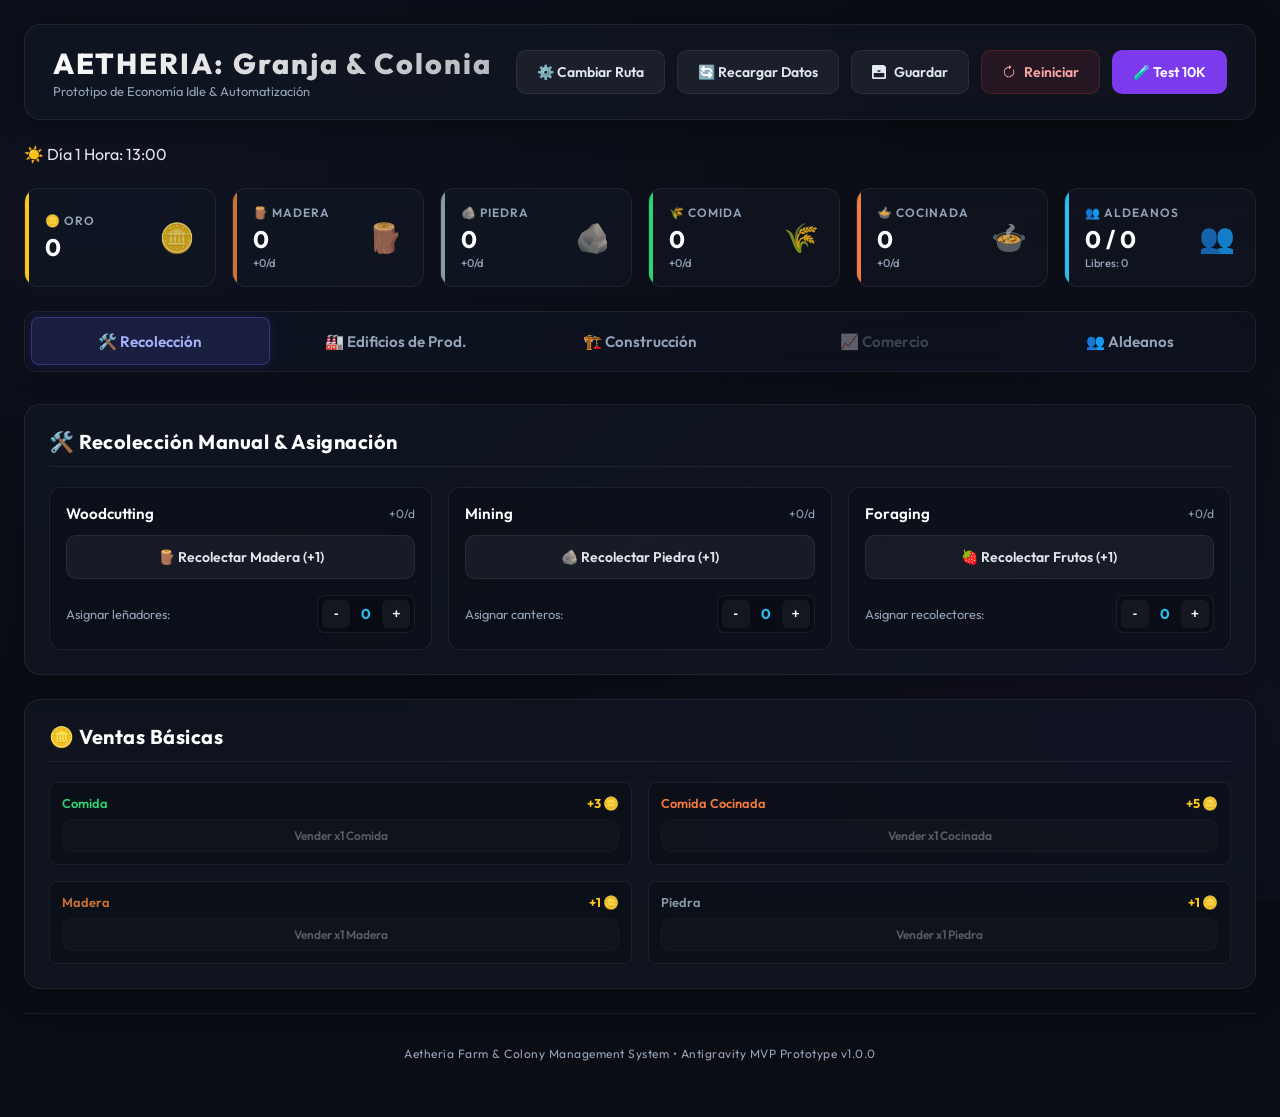
<file: bkp/OLD/bkpv1_pre_refactor/index.html>
<!DOCTYPE html>
<html lang="es">
<head>
  <meta charset="UTF-8">
  <meta name="viewport" content="width=device-width, initial-scale=1.0">
  <title>Aetheria: Granja & Colonia - MVP</title>
  <!-- Fuente moderna Google Fonts -->
  <link rel="preconnect" href="https://fonts.googleapis.com">
  <link rel="preconnect" href="https://fonts.gstatic.com" crossorigin>
  <link href="https://fonts.googleapis.com/css2?family=Outfit:wght@300;400;500;600;700;800&display=swap" rel="stylesheet">
  
  <style>
    /* VARIABLES DE DISEÑO (TEMA OSCURO PREMIUM) */
    :root {
      --font-primary: 'Outfit', sans-serif;
      
      /* Colores base */
      --bg-dark: #0a0d14;
      --bg-card: rgba(18, 24, 38, 0.6);
      --bg-card-hover: rgba(26, 34, 54, 0.8);
      --border-color: rgba(255, 255, 255, 0.07);
      --border-glow: rgba(99, 102, 241, 0.15);
      
      /* Colores de recursos HSL */
      --color-gold: 45, 100%, 55%;        /* Amarillo Dorado */
      --color-wood: 25, 60%, 50%;         /* Marrón Madera */
      --color-stone: 210, 15%, 60%;       /* Gris Piedra */
      --color-food: 145, 65%, 50%;        /* Verde Comida */
      --color-colonist: 195, 85%, 55%;    /* Azul Colonos */
      --color-berries: 340, 75%, 55%;     /* Rosa Berries */
      
      /* Estados de UI */
      --color-text: #e2e8f0;
      --color-text-muted: #94a3b8;
      --color-success: #10b981;
      --color-danger: #ef4444;
      --color-primary: #6366f1; /* Indigo */
    }

    /* ESTILOS GLOBALES */
    * {
      box-sizing: border-box;
      margin: 0;
      padding: 0;
      user-select: none;
    }

    body {
      font-family: var(--font-primary);
      background-color: var(--bg-dark);
      color: var(--color-text);
      background-image: 
        radial-gradient(at 10% 20%, rgba(99, 102, 241, 0.05) 0px, transparent 50%),
        radial-gradient(at 90% 80%, rgba(139, 92, 246, 0.05) 0px, transparent 50%);
      background-attachment: fixed;
      min-height: 100vh;
      display: flex;
      flex-direction: column;
      overflow-x: hidden;
    }

    /* SCROLLBAR PERSONALIZADO */
    ::-webkit-scrollbar {
      width: 8px;
    }
    ::-webkit-scrollbar-track {
      background: var(--bg-dark);
    }
    ::-webkit-scrollbar-thumb {
      background: rgba(255, 255, 255, 0.1);
      border-radius: 4px;
    }
    ::-webkit-scrollbar-thumb:hover {
      background: rgba(255, 255, 255, 0.2);
    }

    /* CONTENEDOR PRINCIPAL */
    .app-container {
      max-width: 1400px;
      width: 100%;
      margin: 0 auto;
      padding: 1.5rem;
      flex: 1;
      display: flex;
      flex-direction: column;
      gap: 1.5rem;
    }

    /* HEADER */
    header {
      display: flex;
      justify-content: space-between;
      align-items: center;
      padding: 1.25rem 1.75rem;
      background: var(--bg-card);
      border: 1px solid var(--border-color);
      border-radius: 16px;
      backdrop-filter: blur(12px);
      box-shadow: 0 4px 30px rgba(0, 0, 0, 0.4);
    }

    .brand {
      display: flex;
      flex-direction: column;
    }

    .brand h1 {
      font-size: 1.8rem;
      font-weight: 800;
      letter-spacing: 2px;
      background: linear-gradient(135deg, #fff 0%, rgba(255,255,255,0.7) 100%);
      -webkit-background-clip: text;
      background-clip: text;
      -webkit-text-fill-color: transparent;
      display: flex;
      align-items: center;
      gap: 0.5rem;
    }

    .brand h1 span {
      background: linear-gradient(135deg, hsl(var(--color-primary)) 0%, hsl(var(--color-colonist)) 100%);
      -webkit-background-clip: text;
      background-clip: text;
      -webkit-text-fill-color: transparent;
    }

    .brand p {
      font-size: 0.8rem;
      color: var(--color-text-muted);
      font-weight: 400;
      margin-top: 2px;
    }

    .system-controls {
      display: flex;
      align-items: center;
      gap: 0.75rem;
    }

    /* PANEL DE RECURSOS */
    .resources-grid {
      display: grid;
      grid-template-columns: repeat(auto-fit, minmax(180px, 1fr));
      gap: 1rem;
    }

    .resource-card {
      background: var(--bg-card);
      border: 1px solid var(--border-color);
      border-radius: 14px;
      padding: 1rem 1.25rem;
      backdrop-filter: blur(12px);
      display: flex;
      align-items: center;
      justify-content: space-between;
      transition: all 0.3s cubic-bezier(0.4, 0, 0.2, 1);
      position: relative;
      overflow: hidden;
    }

    .resource-card:hover {
      transform: translateY(-2px);
      border-color: var(--res-color-alpha);
      box-shadow: 0 8px 20px rgba(0, 0, 0, 0.3), 0 0 10px var(--res-color-glow);
    }

    .resource-card::before {
      content: '';
      position: absolute;
      top: 0;
      left: 0;
      width: 4px;
      height: 100%;
      background: var(--res-color);
    }

    .resource-info {
      display: flex;
      flex-direction: column;
    }

    .resource-label {
      font-size: 0.75rem;
      font-weight: 600;
      text-transform: uppercase;
      letter-spacing: 1px;
      color: var(--color-text-muted);
      display: flex;
      align-items: center;
      gap: 0.35rem;
    }

    .resource-value {
      font-size: 1.5rem;
      font-weight: 700;
      color: #fff;
      margin-top: 0.25rem;
    }

    .resource-rate {
      font-size: 0.7rem;
      font-weight: 500;
      margin-top: 0.1rem;
    }

    .rate-positive { color: var(--color-success); }
    .rate-neutral { color: var(--color-text-muted); }
    .rate-negative { color: var(--color-danger); }

    .resource-icon {
      font-size: 1.8rem;
      opacity: 0.8;
      display: flex;
      align-items: center;
      justify-content: center;
    }

    /* DASHBOARD PRINCIPAL */
    .dashboard-layout {
      display: grid;
      grid-template-columns: 1fr 1fr;
      gap: 1.5rem;
    }

    @media (max-width: 1024px) {
      .dashboard-layout {
        grid-template-columns: 1fr;
      }
    }

    /* TARJETAS DE MÓDULOS */
    .module-card {
      background: var(--bg-card);
      border: 1px solid var(--border-color);
      border-radius: 16px;
      padding: 1.5rem;
      backdrop-filter: blur(12px);
      box-shadow: 0 8px 32px rgba(0, 0, 0, 0.3);
      display: flex;
      flex-direction: column;
      gap: 1.25rem;
    }

    .module-title {
      font-size: 1.25rem;
      font-weight: 700;
      letter-spacing: 0.5px;
      border-bottom: 1px solid var(--border-color);
      padding-bottom: 0.75rem;
      display: flex;
      align-items: center;
      gap: 0.5rem;
      color: #fff;
    }

    .module-title span.badge {
      font-size: 0.75rem;
      font-weight: 500;
      padding: 0.15rem 0.5rem;
      border-radius: 99px;
      background: rgba(99, 102, 241, 0.15);
      border: 1px solid rgba(99, 102, 241, 0.3);
      color: #a5b4fc;
    }

    /* BOTONES DE ACCIÓN */
    .btn {
      font-family: var(--font-primary);
      font-weight: 600;
      font-size: 0.875rem;
      padding: 0.75rem 1.25rem;
      border-radius: 10px;
      border: 1px solid transparent;
      cursor: pointer;
      display: inline-flex;
      align-items: center;
      justify-content: center;
      gap: 0.5rem;
      transition: all 0.2s cubic-bezier(0.4, 0, 0.2, 1);
      position: relative;
      overflow: hidden;
    }

    .btn-primary {
      background: linear-gradient(135deg, hsl(var(--color-primary)) 0%, #4f46e5 100%);
      color: #fff;
      box-shadow: 0 4px 12px rgba(99, 102, 241, 0.25);
    }
    .btn-primary:hover:not(:disabled) {
      transform: translateY(-1px);
      box-shadow: 0 6px 16px rgba(99, 102, 241, 0.4);
    }

    .btn-secondary {
      background: rgba(255, 255, 255, 0.05);
      border-color: var(--border-color);
      color: var(--color-text);
    }
    .btn-secondary:hover:not(:disabled) {
      background: rgba(255, 255, 255, 0.1);
    }

    .btn-danger {
      background: rgba(239, 68, 68, 0.1);
      border-color: rgba(239, 68, 68, 0.2);
      color: #fca5a5;
    }
    .btn-danger:hover:not(:disabled) {
      background: rgba(239, 68, 68, 0.2);
      border-color: rgba(239, 68, 68, 0.4);
    }

    .btn-accent-gold {
      background: rgba(255, 193, 7, 0.1);
      border-color: rgba(255, 193, 7, 0.2);
      color: #ffe082;
    }
    .btn-accent-gold:hover:not(:disabled) {
      background: rgba(255, 193, 7, 0.2);
      border-color: rgba(255, 193, 7, 0.4);
    }

    .btn:disabled {
      opacity: 0.35;
      cursor: not-allowed;
      filter: grayscale(80%);
    }

    .btn:active:not(:disabled) {
      transform: scale(0.97);
    }

    /* CONTROL DE TRABAJADORES (COLONOS) */
    .colonist-allocator {
      display: flex;
      align-items: center;
      background: rgba(0, 0, 0, 0.2);
      border: 1px solid var(--border-color);
      border-radius: 8px;
      padding: 0.25rem;
      gap: 0.25rem;
    }

    .allocator-btn {
      width: 28px;
      height: 28px;
      border-radius: 6px;
      border: none;
      background: rgba(255, 255, 255, 0.05);
      color: #fff;
      font-weight: 700;
      cursor: pointer;
      display: flex;
      align-items: center;
      justify-content: center;
      transition: all 0.15s ease;
    }

    .allocator-btn:hover:not(:disabled) {
      background: rgba(255, 255, 255, 0.15);
      color: hsl(var(--color-colonist));
    }

    .allocator-btn:disabled {
      opacity: 0.2;
      cursor: not-allowed;
    }

    .allocator-val {
      font-weight: 700;
      font-size: 0.9rem;
      min-width: 24px;
      text-align: center;
      color: hsl(var(--color-colonist));
    }

    /* PANEL DE RECOLECCIÓN MANUAL */
    .gather-grid {
      display: grid;
      grid-template-columns: repeat(auto-fit, minmax(160px, 1fr));
      gap: 1rem;
    }

    .gather-card {
      background: rgba(0, 0, 0, 0.15);
      border: 1px solid var(--border-color);
      border-radius: 12px;
      padding: 1rem;
      display: flex;
      flex-direction: column;
      gap: 0.75rem;
    }

    .gather-header {
      display: flex;
      justify-content: space-between;
      align-items: center;
    }

    .gather-title {
      font-size: 0.95rem;
      font-weight: 600;
      color: #fff;
    }

    .gather-auto-info {
      font-size: 0.75rem;
      color: var(--color-text-muted);
    }

    /* AGRICULTURA - PARCELAS */
    .plots-container {
      display: flex;
      flex-direction: column;
      gap: 1rem;
    }

    .plot-card {
      background: rgba(0, 0, 0, 0.15);
      border: 1px solid var(--border-color);
      border-radius: 12px;
      padding: 1rem;
      display: grid;
      grid-template-columns: 1.2fr 1fr;
      align-items: center;
      gap: 1rem;
      position: relative;
    }

    @media (max-width: 580px) {
      .plot-card {
        grid-template-columns: 1fr;
      }
    }

    .plot-left {
      display: flex;
      flex-direction: column;
      gap: 0.5rem;
    }

    .plot-header {
      display: flex;
      align-items: center;
      gap: 0.5rem;
      font-size: 0.9rem;
      font-weight: 700;
      color: #fff;
    }

    .plot-status-dot {
      width: 8px;
      height: 8px;
      border-radius: 50%;
      background-color: var(--color-text-muted);
    }
    .plot-status-dot.active {
      background-color: var(--color-success);
      box-shadow: 0 0 8px var(--color-success);
      animation: pulse 1.5s infinite;
    }

    .crop-selector {
      font-family: var(--font-primary);
      font-size: 0.85rem;
      background: rgba(10, 13, 20, 0.8);
      border: 1px solid var(--border-color);
      color: var(--color-text);
      padding: 0.4rem 0.6rem;
      border-radius: 8px;
      outline: none;
      cursor: pointer;
      width: 100%;
    }

    .crop-selector:focus {
      border-color: hsl(var(--color-food));
    }

    .plot-right {
      display: flex;
      flex-direction: column;
      align-items: flex-end;
      gap: 0.5rem;
    }

    @media (max-width: 580px) {
      .plot-right {
        align-items: flex-start;
      }
    }

    /* BARRAS DE PROGRESO */
    .progress-bar-container {
      width: 100%;
      height: 6px;
      background: rgba(255, 255, 255, 0.05);
      border-radius: 99px;
      overflow: hidden;
      margin-top: 0.25rem;
    }

    .progress-bar-fill {
      height: 100%;
      width: 0%;
      background: linear-gradient(90deg, hsl(var(--color-food)) 0%, #10b981 100%);
      border-radius: 99px;
      transition: width 0.1s linear;
    }

    .timer-text {
      font-size: 0.75rem;
      font-weight: 500;
      color: var(--color-text-muted);
    }

    /* PANEL DE COLONIA (EDIFICIOS) */
    .colony-grid {
      display: grid;
      grid-template-columns: 1fr;
      gap: 1rem;
    }

    .building-item {
      background: rgba(0, 0, 0, 0.15);
      border: 1px solid var(--border-color);
      border-radius: 12px;
      padding: 1rem;
      display: flex;
      justify-content: space-between;
      align-items: center;
      gap: 1rem;
    }

    .building-info {
      display: flex;
      flex-direction: column;
      gap: 0.25rem;
    }

    .building-name {
      font-size: 0.95rem;
      font-weight: 600;
      color: #fff;
    }

    .building-desc {
      font-size: 0.75rem;
      color: var(--color-text-muted);
    }

    .costs-list {
      display: flex;
      gap: 0.4rem;
      flex-wrap: wrap;
      margin-top: 0.25rem;
    }

    .cost-badge {
      font-size: 0.7rem;
      font-weight: 600;
      padding: 0.1rem 0.4rem;
      border-radius: 4px;
      background: rgba(255, 255, 255, 0.05);
      border: 1px solid rgba(255, 255, 255, 0.1);
      display: flex;
      align-items: center;
      gap: 0.2rem;
    }

    .cost-badge.affordable {
      color: var(--color-success);
      background: rgba(16, 185, 129, 0.08);
      border-color: rgba(16, 185, 129, 0.2);
    }

    .cost-badge.expensive {
      color: #f87171;
      background: rgba(239, 68, 68, 0.08);
      border-color: rgba(239, 68, 68, 0.2);
    }

    /* PANEL DE ENVASE Y COMERCIO */
    .processing-section {
      background: rgba(0, 0, 0, 0.15);
      border: 1px solid var(--border-color);
      border-radius: 12px;
      padding: 1rem;
      display: flex;
      flex-direction: column;
      gap: 0.75rem;
    }

    .packager-header {
      display: flex;
      justify-content: space-between;
      align-items: center;
    }

    .packager-title {
      font-size: 0.95rem;
      font-weight: 600;
      color: #fff;
      display: flex;
      align-items: center;
      gap: 0.4rem;
    }

    .packager-pulse {
      width: 8px;
      height: 8px;
      border-radius: 50%;
      background-color: hsl(var(--color-primary));
      box-shadow: 0 0 8px hsl(var(--color-primary));
    }
    .packager-pulse.active {
      animation: pulse 1s infinite;
    }

    .commerce-grid {
      display: grid;
      grid-template-columns: 1fr 1fr;
      gap: 1rem;
    }

    .market-card {
      background: rgba(0, 0, 0, 0.15);
      border: 1px solid var(--border-color);
      border-radius: 12px;
      padding: 1rem;
      display: flex;
      flex-direction: column;
      gap: 0.75rem;
    }

    .market-title {
      font-size: 0.95rem;
      font-weight: 600;
      color: #fff;
    }

    /* TOAST NOTIFICATIONS */
    .toast-container {
      position: fixed;
      bottom: 1.5rem;
      right: 1.5rem;
      display: flex;
      flex-direction: column;
      gap: 0.5rem;
      z-index: 1000;
      pointer-events: none;
    }

    .toast {
      background: rgba(15, 23, 42, 0.9);
      border: 1px solid rgba(255, 255, 255, 0.1);
      backdrop-filter: blur(8px);
      color: #fff;
      padding: 0.75rem 1.25rem;
      border-radius: 8px;
      font-size: 0.85rem;
      font-weight: 500;
      display: flex;
      align-items: center;
      gap: 0.5rem;
      box-shadow: 0 10px 25px -5px rgba(0, 0, 0, 0.5);
      opacity: 0;
      transform: translateY(20px);
      animation: toastIn 0.3s forwards, toastOut 0.3s forwards 2.7s;
      pointer-events: auto;
    }

    .toast-success {
      border-left: 4px solid var(--color-success);
    }
    .toast-info {
      border-left: 4px solid var(--color-primary);
    }
    .toast-warning {
      border-left: 4px solid var(--color-gold);
    }

    /* FOOTER */
    footer {
      text-align: center;
      padding: 2rem;
      color: var(--color-text-muted);
      font-size: 0.75rem;
      letter-spacing: 0.5px;
      border-top: 1px solid var(--border-color);
      margin-top: auto;
    }

    /* ANIMACIONES */
    @keyframes pulse {
      0% { transform: scale(1); opacity: 0.6; }
      50% { transform: scale(1.2); opacity: 1; }
      100% { transform: scale(1); opacity: 0.6; }
    }

    @keyframes toastIn {
      to { opacity: 1; transform: translateY(0); }
    }

    @keyframes toastOut {
      to { opacity: 0; transform: translateY(-20px); }
    }

    /* TABS SYSTEM STYLING */
    .tab-container {
      display: flex;
      flex-wrap: wrap;
      background: rgba(15, 23, 42, 0.4);
      border: 1px solid var(--border-color);
      border-radius: 12px;
      padding: 0.35rem;
      gap: 0.35rem;
      backdrop-filter: blur(12px);
      box-shadow: 0 4px 20px rgba(0, 0, 0, 0.2);
      margin-bottom: 0.5rem;
    }

    .tab-btn {
      flex: 1;
      min-width: 140px;
      border: 1px solid transparent;
      background: transparent;
      color: var(--color-text-muted);
      padding: 0.85rem 1rem;
      border-radius: 8px;
      font-family: var(--font-primary);
      font-size: 0.95rem;
      font-weight: 600;
      cursor: pointer;
      display: flex;
      align-items: center;
      justify-content: center;
      gap: 0.5rem;
      transition: all 0.25s cubic-bezier(0.4, 0, 0.2, 1);
    }

    .tab-btn:hover:not(.active) {
      background: rgba(255, 255, 255, 0.04);
      color: #fff;
    }

    .tab-btn.active {
      background: rgba(99, 102, 241, 0.15);
      border-color: rgba(99, 102, 241, 0.35);
      color: #a5b4fc;
      box-shadow: 0 0 12px rgba(99, 102, 241, 0.15);
    }

    .tab-btn-locked {
      opacity: 0.35;
      cursor: not-allowed !important;
    }
    .tab-btn-locked:hover {
      background: transparent !important;
      color: var(--color-text-muted) !important;
    }

    .tab-content {
      display: none;
    }

    .tab-content.active-content {
      display: block;
      animation: tabFadeIn 0.3s ease-out forwards;
    }

    @keyframes tabFadeIn {
      from { opacity: 0; transform: translateY(8px); }
      to { opacity: 1; transform: translateY(0); }
    }

    /* SUBTABS SYSTEM STYLING */
    .subtab-container {
      display: flex;
      flex-wrap: wrap;
      background: rgba(15, 23, 42, 0.25);
      border: 1px solid rgba(255, 255, 255, 0.05);
      border-radius: 8px;
      padding: 0.25rem;
      gap: 0.25rem;
      margin-bottom: 1.25rem;
    }

    .subtab-btn {
      flex: 1;
      min-width: 120px;
      border: 1px solid transparent;
      background: transparent;
      color: var(--color-text-muted);
      padding: 0.6rem 0.85rem;
      border-radius: 6px;
      font-family: var(--font-primary);
      font-size: 0.85rem;
      font-weight: 600;
      cursor: pointer;
      display: flex;
      align-items: center;
      justify-content: center;
      gap: 0.4rem;
      transition: all 0.2s ease;
    }

    .subtab-btn:hover:not(.active) {
      background: rgba(255, 255, 255, 0.03);
      color: #fff;
    }

    .subtab-btn.active {
      background: rgba(99, 102, 241, 0.1);
      border-color: rgba(99, 102, 241, 0.25);
      color: #a5b4fc;
      box-shadow: 0 0 8px rgba(99, 102, 241, 0.08);
    }

    .subtab-content {
      display: none;
    }

    .subtab-content.active-subcontent {
      display: block;
      animation: subTabFadeIn 0.25s ease-out forwards;
    }

    @keyframes subTabFadeIn {
      from { opacity: 0; transform: translateY(6px); }
      to { opacity: 1; transform: translateY(0); }
    }

    /* TAB GRIDS & STRUCTURES */
    .tab-grid-2col {
      display: grid;
      grid-template-columns: 1fr 1fr;
      gap: 1.5rem;
    }

    @media (max-width: 1024px) {
      .tab-grid-2col {
        grid-template-columns: 1fr;
      }
    }

    .tab-grid-buildings {
      display: grid;
      grid-template-columns: repeat(auto-fit, minmax(320px, 1fr));
      gap: 1.25rem;
    }

    .column-gap {
      display: flex;
      flex-direction: column;
      gap: 1.5rem;
    }

    /* BUILDING BOXES INDIVIDUAL STYLING */
    .building-boxes-container {
      display: grid;
      grid-template-columns: repeat(auto-fit, minmax(280px, 1fr));
      gap: 1rem;
      margin-top: 0.75rem;
    }

    .building-box {
      background: rgba(30, 41, 59, 0.4);
      border: 1px solid var(--border-color);
      border-radius: 10px;
      padding: 1rem;
      display: flex;
      flex-direction: column;
      gap: 0.75rem;
      transition: all 0.2s ease;
      position: relative;
    }

    .building-tier-badge {
      position: absolute;
      top: -0.4rem;
      right: 0.75rem;
      font-size: 0.65rem;
      font-weight: 700;
      padding: 0.15rem 0.4rem;
      border-radius: 4px;
      background: hsl(var(--color-primary));
      color: #fff;
      border: 1px solid rgba(255, 255, 255, 0.15);
      box-shadow: 0 2px 6px rgba(0, 0, 0, 0.3);
      z-index: 10;
    }

    .building-box:hover {
      border-color: rgba(99, 102, 241, 0.4);
      background: rgba(30, 41, 59, 0.6);
    }

    .building-box-header {
      display: flex;
      justify-content: space-between;
      align-items: center;
    }

    .building-box-title {
      font-weight: 600;
      font-size: 0.95rem;
      color: #fff;
    }

    .building-box-prod {
      font-size: 0.85rem;
      color: #a5b4fc;
      font-weight: 500;
    }

    /* COLONISTS DASHBOARD STYLING */
    .colonist-stats-grid {
      display: grid;
      grid-template-columns: repeat(2, 1fr);
      gap: 1rem;
    }

    .colonist-stat-box {
      background: rgba(0, 0, 0, 0.2);
      border: 1px solid var(--border-color);
      border-radius: 10px;
      padding: 1rem;
      text-align: center;
    }

    .colonist-stat-label {
      font-size: 0.8rem;
      color: var(--color-text-muted);
      text-transform: uppercase;
      letter-spacing: 0.5px;
    }

    .colonist-stat-value {
      font-size: 1.8rem;
      font-weight: 700;
      color: hsl(var(--color-colonist));
      margin-top: 0.25rem;
    }

    .job-allocation-list {
      display: flex;
      flex-direction: column;
      gap: 0.75rem;
    }

    .job-allocation-row {
      display: flex;
      align-items: center;
      justify-content: space-between;
      background: rgba(255, 255, 255, 0.02);
      border: 1px solid var(--border-color);
      border-radius: 8px;
      padding: 0.6rem 0.85rem;
    }

    .job-allocation-name {
      font-size: 0.9rem;
      font-weight: 500;
      color: #fff;
      display: flex;
      align-items: center;
      gap: 0.5rem;
    }

    .job-allocation-count {
      font-weight: 700;
      color: hsl(var(--color-colonist));
    }

    /* Sub-allocator styling inside active cards */
    .sub-allocator-container {
      margin-top: 0.75rem;
      padding-top: 0.75rem;
      border-top: 1px solid rgba(255, 255, 255, 0.05);
      display: flex;
      justify-content: space-between;
      align-items: center;
      gap: 1rem;
    }

    .sub-allocator-label {
      font-size: 0.8rem;
      color: var(--color-text-muted);
      display: flex;
      flex-direction: column;
      gap: 0.1rem;
      text-align: left;
    }

    .sub-allocator-title {
      font-weight: 600;
      color: #fff;

    /* Estilos del Ciclo de Día/Noche */
    .time-cycle-container {
      background: rgba(30, 41, 59, 0.5);
      border: 1px solid var(--border-color);
      border-radius: 12px;
      padding: 0.8rem 1.2rem;
      margin-bottom: 1.5rem;
      backdrop-filter: blur(8px);
      box-shadow: 0 4px 20px rgba(0, 0, 0, 0.15);
      display: flex;
      flex-direction: column;
      gap: 0.4rem;
      transition: all 0.3s ease;
    }

    .time-cycle-header {
      display: flex;
      justify-content: space-between;
      align-items: center;
    }

    .cycle-title {
      font-size: 1rem;
      font-weight: 700;
      letter-spacing: 0.5px;
      display: flex;
      align-items: center;
      gap: 0.4rem;
      transition: color 0.3s ease;
    }

    .cycle-timer {
      font-size: 0.85rem;
      font-family: monospace;
      font-weight: 600;
      color: var(--color-text-muted);
    }

    .time-cycle-bar {
      width: 100%;
      height: 8px;
      background: rgba(255, 255, 255, 0.05);
      border-radius: 4px;
      overflow: hidden;
    }

    .time-cycle-fill {
      width: 0%;
      height: 100%;
      border-radius: 4px;
      transition: width 0.1s linear, background 0.3s ease;
    }

    /* Modos de ciclo */
    .cycle-mode-day {
      border-color: rgba(245, 158, 11, 0.3);
      background: rgba(245, 158, 11, 0.05);
    }
    
    .cycle-mode-day .cycle-title {
      color: #f59e0b; /* dorado */
    }

    .cycle-mode-day .time-cycle-fill {
      background: linear-gradient(90deg, #f59e0b 0%, #fbbf24 100%);
      box-shadow: 0 0 10px rgba(245, 158, 11, 0.5);
    }

    .cycle-mode-night {
      border-color: rgba(139, 92, 246, 0.3);
      background: rgba(139, 92, 246, 0.05);
    }

    .cycle-mode-night .cycle-title {
      color: #a78bfa; /* violeta claro */
    }

    .cycle-mode-night .time-cycle-fill {
      background: linear-gradient(90deg, #6b21a8 0%, #a78bfa 100%);
      box-shadow: 0 0 10px rgba(167, 139, 250, 0.5);
    }
  </style>
</head>
<body>

  <div class="app-container">
    
    <!-- CABECERA -->
    <header>
      <div class="brand">
        <h1>AETHERIA: <span>Granja & Colonia</span></h1>
        <p>Prototipo de Economía Idle & Automatización</p>
      </div>
      <div class="system-controls">
        <button id="btn-change-path" class="btn btn-secondary" onclick="changeGamedataPath()" title="Configura la ruta de tu archivo de balance Excel/CSV">
          ⚙️ Cambiar Ruta
        </button>
        <button id="btn-reload-csv" class="btn btn-secondary" onclick="loadConfigFromPath(null, true)" title="Recargar el archivo de balance desde la ruta configurada">
          🔄 Recargar Datos
        </button>
        <button id="btn-save" class="btn btn-secondary" onclick="saveGame()">
          <svg width="14" height="14" fill="currentColor" viewBox="0 0 16 16"><path d="M11 2H9v3h2z"/><path d="M1.5 0A1.5 1.5 0 0 0 0 1.5v13A1.5 1.5 0 0 0 1.5 16h13a1.5 1.5 0 0 0 1.5-1.5V2.914a1.5 1.5 0 0 0-.44-1.06L14.14.44A1.5 1.5 0 0 0 13.086 0zM10 6a2 2 0 0 1-2 2 2 2 0 0 1-2-2zM2 9h12v5H2z"/></svg>
          Guardar
        </button>
        <button id="btn-reset" class="btn btn-danger" onclick="confirmReset()">
          <svg width="14" height="14" fill="currentColor" viewBox="0 0 16 16"><path fill-rule="evenodd" d="M8 3a5 5 0 1 0 4.546 2.914.5.5 0 0 1 .908-.417A6 6 0 1 1 8 2z"/><path d="M8 4.466V.534a.25.25 0 0 1 .41-.192l2.36 1.966c.12.1.12.284 0 .384L8.41 4.658A.25.25 0 0 1 8 4.466z"/></svg>
          Reiniciar
        </button>
        <button id="btn-reset-test" class="btn" style="background-color: #7c3aed; color: #fff;" onclick="confirmResetTest()" title="Reiniciar con 10,000 de todos los recursos para facilitar pruebas">
          🧪 Test 10K
        </button>
      </div>
    </header>

    <!-- BARRA DE TIEMPO / CICLO DÍA-NOCHE -->
    <div class="time-cycle-container cycle-mode-day" id="time-cycle-panel">
      <div class="time-cycle-header">
        <span class="cycle-title" id="cycle-label">☀️ Día 1</span>
        <span class="cycle-timer" id="cycle-timer">Día: 0.0s / 30.0s</span>
      </div>
      <div class="time-cycle-bar">
        <div class="time-cycle-fill" id="cycle-progress-fill"></div>
      </div>
    </div>

    <!-- PANEL DE RECURSOS GLOBALES -->
    <section class="resources-grid" id="resources-panel">
      <!-- Oro -->
      <div class="resource-card" style="--res-color: hsl(var(--color-gold)); --res-color-alpha: rgba(255, 193, 7, 0.3); --res-color-glow: rgba(255, 193, 7, 0.1);">
        <div class="resource-info">
          <div class="resource-label">
            <span>🪙 Oro</span>
          </div>
          <div class="resource-value" id="res-gold">100</div>
        </div>
        <div class="resource-icon">🪙</div>
      </div>

      <!-- Madera -->
      <div class="resource-card" style="--res-color: hsl(var(--color-wood)); --res-color-alpha: rgba(245, 158, 11, 0.3); --res-color-glow: rgba(245, 158, 11, 0.1);">
        <div class="resource-info">
          <div class="resource-label">
            <span>🪵 Madera</span>
          </div>
          <div class="resource-value" id="res-wood">10</div>
          <div class="resource-rate rate-neutral" id="rate-wood">+0/s</div>
        </div>
        <div class="resource-icon">🪵</div>
      </div>

      <!-- Piedra -->
      <div class="resource-card" style="--res-color: hsl(var(--color-stone)); --res-color-alpha: rgba(148, 163, 184, 0.3); --res-color-glow: rgba(148, 163, 184, 0.1);">
        <div class="resource-info">
          <div class="resource-label">
            <span>🪨 Piedra</span>
          </div>
          <div class="resource-value" id="res-stone">10</div>
          <div class="resource-rate rate-neutral" id="rate-stone">+0/s</div>
        </div>
        <div class="resource-icon">🪨</div>
      </div>

      <!-- Comida -->
      <div class="resource-card" style="--res-color: hsl(var(--color-food)); --res-color-alpha: rgba(16, 185, 129, 0.3); --res-color-glow: rgba(16, 185, 129, 0.1);">
        <div class="resource-info">
          <div class="resource-label">
            <span>🌾 Comida</span>
          </div>
          <div class="resource-value" id="res-food">20</div>
          <div class="resource-rate rate-neutral" id="rate-food">+0/s</div>
        </div>
        <div class="resource-icon">🌾</div>
      </div>


      <!-- Comida Cocinada -->
      <div class="resource-card" style="--res-color: hsl(20, 90%, 60%); --res-color-alpha: rgba(249, 115, 22, 0.3); --res-color-glow: rgba(249, 115, 22, 0.1);">
        <div class="resource-info">
          <div class="resource-label">
            <span>🍲 Cocinada</span>
          </div>
          <div class="resource-value" id="res-cooked">0</div>
          <div class="resource-rate rate-neutral" id="rate-cooked">+0/d</div>
        </div>
        <div class="resource-icon">🍲</div>
      </div>

      <!-- Vivienda / Población -->
      <div class="resource-card" style="--res-color: hsl(var(--color-colonist)); --res-color-alpha: rgba(14, 165, 233, 0.3); --res-color-glow: rgba(14, 165, 233, 0.1);">
        <div class="resource-info">
          <div class="resource-label">
            <span>👥 Aldeanos</span>
          </div>
          <div class="resource-value" id="res-colonists">0 / 0</div>
          <div class="resource-rate rate-neutral" id="res-free-colonists">Libres: 0</div>
        </div>
        <div class="resource-icon">👥</div>
      </div>
    </section>

    <!-- NAVEGACIÓN POR PESTAÑAS -->
    <div class="tab-container">
      <button class="tab-btn active" onclick="switchTab('basic')">
        🛠️ Recolección
      </button>
      <button class="tab-btn" onclick="switchTab('production')">
        🏭 Edificios de Prod.
      </button>
      <button class="tab-btn" onclick="switchTab('construction')">
        🏗️ Construcción
      </button>
      <button id="tab-btn-sales" class="tab-btn" onclick="switchTab('sales')">
        📈 Comercio
      </button>
      <button class="tab-btn" onclick="switchTab('colonists')">
        👥 Aldeanos
      </button>
    </div>

    <!-- DASHBOARD PRINCIPAL (CONTENEDORES DE CONTENIDO DE PESTAÑAS) -->
    <main id="main-content">
      
      <!-- PESTAÑA: RECOLECCIÓN BÁSICA -->
      <div id="tab-basic" class="tab-content active-content">
        <section class="module-card">
          <div class="module-title">
            <span>🛠️ Recolección Manual & Asignación</span>
          </div>
          
          <div class="gather-grid">
            <!-- Madera -->
            <div class="gather-card">
              <div class="gather-header">
                <span class="gather-title">Woodcutting</span>
                <span class="gather-auto-info" id="wood-auto-info">0.0/s</span>
              </div>
              <button id="btn-gather-wood" class="btn btn-secondary" onclick="gatherWood()">
                🪵 Recolectar Madera (+1)
              </button>
              <div id="gather-cooldown-container-wood" style="height: 3px; background: rgba(0,0,0,0.3); border-radius: 99px; margin-top: 0.25rem; width: 100%; display: none;">
                <div id="gather-cooldown-bar-wood" style="height: 100%; background: rgba(255,255,255,0.15); border-radius: 99px; width: 0%;"></div>
              </div>
              <div style="display: flex; justify-content: space-between; align-items: center; margin-top: 0.25rem;">
                <span style="font-size: 0.8rem; color: var(--color-text-muted);">Asignar leñadores:</span>
                <div class="colonist-allocator">
                  <button class="allocator-btn" onclick="assignJob('wood', -1)">-</button>
                  <span class="allocator-val" id="alloc-wood">0</span>
                  <button class="allocator-btn" onclick="assignJob('wood', 1)">+</button>
                </div>
              </div>
            </div>

            <!-- Piedra -->
            <div class="gather-card">
              <div class="gather-header">
                <span class="gather-title">Mining</span>
                <span class="gather-auto-info" id="stone-auto-info">0.0/s</span>
              </div>
              <button id="btn-gather-stone" class="btn btn-secondary" onclick="gatherStone()">
                🪨 Recolectar Piedra (+1)
              </button>
              <div id="gather-cooldown-container-stone" style="height: 3px; background: rgba(0,0,0,0.3); border-radius: 99px; margin-top: 0.25rem; width: 100%; display: none;">
                <div id="gather-cooldown-bar-stone" style="height: 100%; background: rgba(255,255,255,0.15); border-radius: 99px; width: 0%;"></div>
              </div>
              <div style="display: flex; justify-content: space-between; align-items: center; margin-top: 0.25rem;">
                <span style="font-size: 0.8rem; color: var(--color-text-muted);">Asignar canteros:</span>
                <div class="colonist-allocator">
                  <button class="allocator-btn" onclick="assignJob('stone', -1)">-</button>
                  <span class="allocator-val" id="alloc-stone">0</span>
                  <button class="allocator-btn" onclick="assignJob('stone', 1)">+</button>
                </div>
              </div>
            </div>

            <!-- Frutos Silvestres -->
            <div class="gather-card">
              <div class="gather-header">
                <span class="gather-title">Foraging</span>
                <span class="gather-auto-info" id="berries-auto-info">0.0/s</span>
              </div>
              <button id="btn-gather-berries" class="btn btn-secondary" onclick="gatherBerries()">
                🍓 Recolectar Frutos (+1)
              </button>
              <div id="gather-cooldown-container-berries" style="height: 3px; background: rgba(0,0,0,0.3); border-radius: 99px; margin-top: 0.25rem; width: 100%; display: none;">
                <div id="gather-cooldown-bar-berries" style="height: 100%; background: rgba(255,255,255,0.15); border-radius: 99px; width: 0%;"></div>
              </div>
              <div style="display: flex; justify-content: space-between; align-items: center; margin-top: 0.25rem;">
                <span style="font-size: 0.8rem; color: var(--color-text-muted);">Asignar recolectores:</span>
                <div class="colonist-allocator">
                  <button class="allocator-btn" onclick="assignJob('berries', -1)">-</button>
                  <span class="allocator-val" id="alloc-berries">0</span>
                  <button class="allocator-btn" onclick="assignJob('berries', 1)">+</button>
                </div>
              </div>
            </div>
          </div>
        </section>
        
        <!-- Ventas Básicas -->
        <section class="module-card" style="margin-top: 1.5rem;">
          <div class="module-title">
            <span>🪙 Ventas Básicas</span>
          </div>
          <div class="market-card" style="background: none; border: none; padding: 0;">
            <div class="commerce-grid">
              <!-- Comida -->
              <div style="display: flex; flex-direction: column; gap: 0.5rem; background: rgba(0, 0, 0, 0.2); padding: 0.75rem; border-radius: 8px; border: 1px solid var(--border-color);">
                <div style="display: flex; justify-content: space-between; font-size: 0.8rem;">
                  <span style="color: hsl(var(--color-food)); font-weight: 600;">Comida</span>
                  <span style="color: hsl(var(--color-gold)); font-weight: 700;">+15 🪙</span>
                </div>
                <button class="btn btn-secondary" style="font-size: 0.75rem; padding: 0.5rem;" id="btn-sell-food" onclick="sellFood()">
                  Vender x10 Comida
                </button>
              </div>

              <!-- Comida Cocinada -->
              <div style="display: flex; flex-direction: column; gap: 0.5rem; background: rgba(0, 0, 0, 0.2); padding: 0.75rem; border-radius: 8px; border: 1px solid var(--border-color);">
                <div style="display: flex; justify-content: space-between; font-size: 0.8rem;">
                  <span style="color: hsl(20, 90%, 60%); font-weight: 600;">Comida Cocinada</span>
                  <span style="color: hsl(var(--color-gold)); font-weight: 700;">+40 🪙</span>
                </div>
                <button class="btn btn-secondary" style="font-size: 0.75rem; padding: 0.5rem;" id="btn-sell-cooked" onclick="sellCookedFood()">
                  Vender x10 Cocinada
                </button>
              </div>

              <!-- Madera -->
              <div style="display: flex; flex-direction: column; gap: 0.5rem; background: rgba(0, 0, 0, 0.2); padding: 0.75rem; border-radius: 8px; border: 1px solid var(--border-color);">
                <div style="display: flex; justify-content: space-between; font-size: 0.8rem;">
                  <span style="color: hsl(var(--color-wood)); font-weight: 600;">Madera</span>
                  <span style="color: hsl(var(--color-gold)); font-weight: 700;">+8 🪙</span>
                </div>
                <button class="btn btn-secondary" style="font-size: 0.75rem; padding: 0.5rem;" id="btn-sell-wood" onclick="sellWood()">
                  Vender x10 Madera
                </button>
              </div>

              <!-- Piedra -->
              <div style="display: flex; flex-direction: column; gap: 0.5rem; background: rgba(0, 0, 0, 0.2); padding: 0.75rem; border-radius: 8px; border: 1px solid var(--border-color);">
                <div style="display: flex; justify-content: space-between; font-size: 0.8rem;">
                  <span style="color: hsl(var(--color-stone)); font-weight: 600;">Piedra</span>
                  <span style="color: hsl(var(--color-gold)); font-weight: 700;">+12 🪙</span>
                </div>
                <button class="btn btn-secondary" style="font-size: 0.75rem; padding: 0.5rem;" id="btn-sell-stone" onclick="sellStone()">
                  Vender x10 Piedra
                </button>
              </div>
            </div>
          </div>
        </section>
      </div>

      <!-- PESTAÑA: EDIFICIOS DE PRODUCCIÓN -->
      <div id="tab-production" class="tab-content">
        <!-- Subtab Navigation -->
        <div class="subtab-container">
          <button class="subtab-btn active" onclick="switchSubTab('viviendas')">
            🏠 Viviendas
          </button>
          <button class="subtab-btn" onclick="switchSubTab('alimentos')">
            🌾 Alimentos Básicos
          </button>
          <button class="subtab-btn" onclick="switchSubTab('procesado')">
            ⚙️ Procesado
          </button>
          <button class="subtab-btn" onclick="switchSubTab('recursos')">
            🪵 Recursos Básicos
          </button>
        </div>

        <!-- Subtab Content: Viviendas -->
        <div id="subtab-viviendas" class="subtab-content active-subcontent">
          <section class="module-card">
            <div class="module-title">
              <span>🏠 Viviendas de la Colonia</span>
            </div>
            <div id="active-houses-list" class="building-boxes-container">
              <!-- Cajas dinámicas de casas -->
            </div>
          </section>
        </div>

        <!-- Subtab Content: Alimentos Básicos -->
        <div id="subtab-alimentos" class="subtab-content">
          <section class="module-card">
            <div class="module-title">
              <span>🌾 Granjas Activas</span>
            </div>
            <div id="active-farms-list" class="building-boxes-container">
              <!-- Cajas dinámicas -->
            </div>
          </section>
        </div>

        <!-- Subtab Content: Procesado -->
        <div id="subtab-procesado" class="subtab-content">
          <div style="display: flex; flex-direction: column; gap: 1.5rem;">
            <!-- Hogueras y Cocinas -->
            <section class="module-card">
              <div class="module-title">
                <span>🔥 Hogueras y Cocinas Activas</span>
              </div>
              <div id="active-bonfires-list" class="building-boxes-container">
                <!-- Cajas dinámicas -->
              </div>
            </section>

          </div>
        </div>

        <!-- Subtab Content: Recursos Básicos -->
        <div id="subtab-recursos" class="subtab-content">
          <div style="display: flex; flex-direction: column; gap: 1.5rem;">
            <!-- Aserraderos -->
            <section class="module-card">
              <div class="module-title">
                <span>🪵 Aserraderos Activos</span>
              </div>
              <div id="active-lumbermills-list" class="building-boxes-container">
                <!-- Cajas dinámicas -->
              </div>
            </section>

            <!-- Canteras -->
            <section class="module-card">
              <div class="module-title">
                <span>🪨 Canteras Activas</span>
              </div>
              <div id="active-quarries-list" class="building-boxes-container">
                <!-- Cajas dinámicas -->
              </div>
            </section>
          </div>
        </div>
      </div>

      <!-- PESTAÑA: CONSTRUCCIÓN -->
      <div id="tab-construction" class="tab-content">
        
        <!-- Ayuntamiento UI Module Card -->
        <section class="module-card" id="townhall-module-card" style="margin-bottom: 1.5rem;">
          <div class="module-title">
            <span>🏛️ Ayuntamiento</span>
          </div>
          <div id="townhall-ui-container">
            <!-- Dynamically populated via updateUI() -->
          </div>
        </section>

        <section class="module-card">
          <div class="module-title">
            <span>🏗️ Astillero de Construcción & Viviendas</span>
          </div>
          
          <div class="tab-grid-buildings">
            <!-- Choza -->
            <div class="building-item">
              <div class="building-info">
                <span class="building-name">Choza</span>
                <span class="building-desc">Aumenta capacidad máxima de aldeanos en +1.</span>
                <div class="costs-list">
                  <span class="cost-badge" id="cost-basic-wood">🪵 20 Madera</span>
                  <span class="cost-badge" id="cost-basic-stone">🪨 15 Piedra</span>
                </div>
              </div>
              <div style="display: flex; flex-direction: column; align-items: flex-end; gap: 0.4rem;">
                <span style="font-size: 0.8rem; color: var(--color-text-muted); font-weight: 500;" id="count-basic-houses">Construidas: 0</span>
                <button class="btn btn-secondary" id="btn-build-basic" onclick="buildBasicHouse()">
                  Construir
                </button>
              </div>
            </div>


            <!-- Aserradero -->
            <div class="building-item">
              <div class="building-info">
                <span class="building-name">Aserradero (Lumber Mill)</span>
                <span class="building-desc">Habilita leñadores industriales (+5.0 Madera/día por trabajador).</span>
                <div class="costs-list">
                  <span class="cost-badge" id="cost-lumbermill-gold">🪙 80 Oro</span>
                  <span class="cost-badge" id="cost-lumbermill-stone">🪨 40 Piedra</span>
                </div>
              </div>
              <div style="display: flex; flex-direction: column; align-items: flex-end; gap: 0.4rem;">
                <span style="font-size: 0.8rem; color: var(--color-text-muted); font-weight: 500;" id="count-lumbermills">Construidos: 0</span>
                <button class="btn btn-secondary" id="btn-build-lumbermill" onclick="buildLumberMill()">
                  Construir
                </button>
              </div>
            </div>

            <!-- Cantera -->
            <div class="building-item">
              <div class="building-info">
                <span class="building-name">Cantera (Quarry)</span>
                <span class="building-desc">Habilita mineros industriales (+5.0 Piedra/día por trabajador).</span>
                <div class="costs-list">
                  <span class="cost-badge" id="cost-quarry-gold">🪙 100 Oro</span>
                  <span class="cost-badge" id="cost-quarry-wood">🪵 40 Madera</span>
                </div>
              </div>
              <div style="display: flex; flex-direction: column; align-items: flex-end; gap: 0.4rem;">
                <span style="font-size: 0.8rem; color: var(--color-text-muted); font-weight: 500;" id="count-quarries">Construidas: 0</span>
                <button class="btn btn-secondary" id="btn-build-quarry" onclick="buildQuarry()">
                  Construir
                </button>
              </div>
            </div>

            <!-- Granja -->
            <div class="building-item">
              <div class="building-info">
                <span class="building-name">Granja (Farm)</span>
                <span class="building-desc">Habilita parcelas agrícolas individuales para cultivar alimentos.</span>
                <div class="costs-list">
                  <span class="cost-badge" id="cost-farm-wood">🪵 30 Madera</span>
                  <span class="cost-badge" id="cost-farm-stone">🪨 20 Piedra</span>
                </div>
              </div>
              <div style="display: flex; flex-direction: column; align-items: flex-end; gap: 0.4rem;">
                <span style="font-size: 0.8rem; color: var(--color-text-muted); font-weight: 500;" id="count-farms">Construidas: 0</span>
                <button class="btn btn-secondary" id="btn-build-farm" onclick="buildFarm()">
                  Construir
                </button>
              </div>
            </div>

            <!-- Fogata -->
            <div class="building-item">
              <div class="building-info">
                <span class="building-name">Fogata</span>
                <span class="building-desc">Habilita cocinar comida cruda para obtener comida cocinada (más valiosa).</span>
                <div class="costs-list">
                  <span class="cost-badge" id="cost-bonfire-wood">🪵 40 Madera</span>
                  <span class="cost-badge" id="cost-bonfire-stone">🪨 20 Piedra</span>
                </div>
              </div>
              <div style="display: flex; flex-direction: column; align-items: flex-end; gap: 0.4rem;">
                <span style="font-size: 0.8rem; color: var(--color-text-muted); font-weight: 500;" id="count-bonfires">Construidas: 0</span>
                <button class="btn btn-secondary" id="btn-build-bonfire" onclick="buildBonfire()">
                  Construir
                </button>
              </div>
            </div>


            <!-- Puesto de Mercado -->
            <div class="building-item" id="build-market-card">
              <div class="building-info">
                <span class="building-name">Puesto de Mercado</span>
                <span class="building-desc">Habilita ventas manuales e inteligentes con mercaderes.</span>
                <div class="costs-list">
                  <span class="cost-badge" id="cost-market-wood">🪵 60 Madera</span>
                  <span class="cost-badge" id="cost-market-stone">🪨 50 Piedra</span>
                </div>
              </div>
              <div style="display: flex; flex-direction: column; align-items: flex-end; gap: 0.4rem;">
                <button class="btn btn-secondary" id="btn-build-market" onclick="buildMarket()">
                  Construir
                </button>
              </div>
            </div>
          </div>
        </section>
      </div>

      <!-- PESTAÑA: COMERCIO Y VENTAS -->
      <div id="tab-sales" class="tab-content">
        <div style="max-width: 600px; margin: 0 auto;">
          <section class="module-card">
            <div class="module-title">
              <span>📈 Ventas Automáticas</span>
            </div>

            <!-- Mercado Automático -->
            <div class="processing-section" id="market-card-container" style="background: none; border: none; padding: 0;">
              <div class="packager-header">
                <span class="packager-title">
                  <div class="packager-pulse" id="market-indicator" style="background-color: hsl(var(--color-gold)); box-shadow: 0 0 8px hsl(var(--color-gold));"></div>
                  Ventas Automáticas (<span id="count-markets">Construidos: 0</span>)
                </span>
                <span class="timer-text" id="market-status-text">Inactivo</span>
              </div>

              <div class="progress-bar-container" style="height: 6px; margin: 0.5rem 0;">
                <div class="progress-bar-fill" id="market-progress" style="background: linear-gradient(90deg, hsl(var(--color-gold)) 0%, #fbbf24 100%);"></div>
              </div>

              <!-- Controles activos (Configuración de auto-venta y asignación) -->
              <div id="market-active-controls" style="display: none; flex-direction: column; gap: 0.75rem;">
                <!-- Configuración de Venta Automática -->
                <div style="background: rgba(0, 0, 0, 0.2); border: 1px solid var(--border-color); border-radius: 8px; padding: 0.6rem; display: flex; flex-direction: column; gap: 0.5rem; margin-top: 0.1rem;">
                  <span style="font-size: 0.75rem; font-weight: 600; color: #a5b4fc; text-transform: uppercase; letter-spacing: 0.5px;">Ajustes de Comercio:</span>
                  
                  <!-- Ajuste Comida -->
                  <div style="display: flex; align-items: center; justify-content: space-between; gap: 0.5rem; font-size: 0.8rem;">
                    <label style="display: flex; align-items: center; gap: 0.35rem; cursor: pointer;">
                      <input type="checkbox" id="auto-sell-food-chk" onchange="toggleAutoSell('food', this.checked)" checked>
                      <span>Auto-vender Comida</span>
                    </label>
                    <div style="display: flex; align-items: center; gap: 0.25rem;">
                      <span style="font-size: 0.7rem; color: var(--color-text-muted);">Mantener:</span>
                      <input type="number" id="auto-sell-food-min" value="50" min="0" step="10" onchange="changeAutoSellMin('food', this.value)" style="width: 50px; background: rgba(0,0,0,0.4); border: 1px solid var(--border-color); color: #fff; border-radius: 4px; padding: 0.1rem 0.25rem; font-family: var(--font-primary); font-size: 0.75rem; text-align: center; outline: none;">
                    </div>
                  </div>

                  <!-- Ajuste Cocinada -->
                  <div style="display: flex; align-items: center; justify-content: space-between; gap: 0.5rem; font-size: 0.8rem;">
                    <label style="display: flex; align-items: center; gap: 0.35rem; cursor: pointer;">
                      <input type="checkbox" id="auto-sell-cooked-chk" onchange="toggleAutoSell('cooked', this.checked)" checked>
                      <span>Auto-vender Cocinada</span>
                    </label>
                    <div style="display: flex; align-items: center; gap: 0.25rem;">
                      <span style="font-size: 0.7rem; color: var(--color-text-muted);">Mantener:</span>
                      <input type="number" id="auto-sell-cooked-min" value="0" min="0" step="10" onchange="changeAutoSellMin('cooked', this.value)" style="width: 50px; background: rgba(0,0,0,0.4); border: 1px solid var(--border-color); color: #fff; border-radius: 4px; padding: 0.1rem 0.25rem; font-family: var(--font-primary); font-size: 0.75rem; text-align: center; outline: none;">
                    </div>
                  </div>


                  <!-- Ajuste Madera -->
                  <div style="display: flex; align-items: center; justify-content: space-between; gap: 0.5rem; font-size: 0.8rem;">
                    <label style="display: flex; align-items: center; gap: 0.35rem; cursor: pointer;">
                      <input type="checkbox" id="auto-sell-wood-chk" onchange="toggleAutoSell('wood', this.checked)">
                      <span>Auto-vender Madera</span>
                    </label>
                    <div style="display: flex; align-items: center; gap: 0.25rem;">
                      <span style="font-size: 0.7rem; color: var(--color-text-muted);">Mantener:</span>
                      <input type="number" id="auto-sell-wood-min" value="100" min="0" step="10" onchange="changeAutoSellMin('wood', this.value)" style="width: 50px; background: rgba(0,0,0,0.4); border: 1px solid var(--border-color); color: #fff; border-radius: 4px; padding: 0.1rem 0.25rem; font-family: var(--font-primary); font-size: 0.75rem; text-align: center; outline: none;">
                    </div>
                  </div>

                  <!-- Ajuste Piedra -->
                  <div style="display: flex; align-items: center; justify-content: space-between; gap: 0.5rem; font-size: 0.8rem;">
                    <label style="display: flex; align-items: center; gap: 0.35rem; cursor: pointer;">
                      <input type="checkbox" id="auto-sell-stone-chk" onchange="toggleAutoSell('stone', this.checked)">
                      <span>Auto-vender Piedra</span>
                    </label>
                    <div style="display: flex; align-items: center; gap: 0.25rem;">
                      <span style="font-size: 0.7rem; color: var(--color-text-muted);">Mantener:</span>
                      <input type="number" id="auto-sell-stone-min" value="100" min="0" step="10" onchange="changeAutoSellMin('stone', this.value)" style="width: 50px; background: rgba(0,0,0,0.4); border: 1px solid var(--border-color); color: #fff; border-radius: 4px; padding: 0.1rem 0.25rem; font-family: var(--font-primary); font-size: 0.75rem; text-align: center; outline: none;">
                    </div>
                  </div>
                </div>

                <div id="active-markets-list" class="building-boxes-container" style="margin-top: 0.5rem;">
                  <!-- Cajas dinámicas -->
                </div>
              </div>
            </div>
          </section>
        </div>
      </div>

      <!-- PESTAÑA: COLONOS -->
      <div id="tab-colonists" class="tab-content">
        <div class="tab-grid-2col">
          <!-- Columna izquierda: Contratación y Alimentación -->
          <div class="column-gap" style="display: flex; flex-direction: column; gap: 1.5rem;">
            <section class="module-card">
              <div class="module-title">
                <span>🤝 Contratación de Personal</span>
              </div>
              
              <div class="building-item" style="border: none; background: none; padding: 0;">
                <div class="building-info">
                  <span class="building-name">Contratar Aldeano</span>
                  <span class="building-desc">Trae mano de obra para automatizar y operar la aldea.</span>
                  <div class="costs-list" style="margin-top: 0.5rem;">
                    <span class="cost-badge" id="cost-hire-gold">🪙 50 Oro</span>
                  </div>
                </div>
                <button class="btn btn-accent-gold" style="width: 100%; margin-top: 1rem;" id="btn-hire-colonist" onclick="hireColonist()">
                  🧑‍🌾 Contratar Aldeano
                </button>
              </div>
            </section>

            <section class="module-card">
              <div class="module-title">
                <span>🍲 Alimentación de Aldeanos</span>
              </div>
              
              <div class="nutrition-status-info" style="margin-bottom: 0.75rem; display: flex; flex-direction: column; gap: 0.4rem;">
                <p style="font-size: 0.85rem; color: var(--color-text-muted); margin: 0; line-height: 1.35;">
                  Cada aldeano necesita comer diariamente. Su prioridad de consumo determinará qué comida consumen primero.
                </p>
                <div style="display: flex; justify-content: space-between; font-size: 0.8rem; padding: 0.45rem 0.6rem; background: rgba(0,0,0,0.2); border-radius: 6px; margin-top: 0.25rem;">
                  <span style="color: var(--color-text-muted); font-weight: 500;">Hambrientos hoy:</span>
                  <span id="starving-count-val" style="color: #f87171; font-weight: 700;">0</span>
                </div>
                <div style="display: flex; justify-content: space-between; font-size: 0.8rem; padding: 0.45rem 0.6rem; background: rgba(0,0,0,0.2); border-radius: 6px;">
                  <span style="color: var(--color-text-muted); font-weight: 500;">Eficiencia de la Aldea:</span>
                  <span id="colony-efficiency-val" style="color: #4ade80; font-weight: 700;">100%</span>
                </div>
              </div>
              
              <div style="margin-top: 0.75rem; padding-top: 0.75rem; border-top: 1px dashed rgba(255,255,255,0.08);">
                <span style="font-size: 0.8rem; font-weight: 600; color: #a5b4fc; text-transform: uppercase; letter-spacing: 0.5px; display: block; margin-bottom: 0.5rem;">Orden de Prioridad de Comida:</span>
                <div id="food-priority-list" style="display: flex; flex-direction: column; gap: 0.4rem;">
                  <!-- Se genera dinámicamente -->
                </div>
              </div>
            </section>
          </div>

          <!-- Columna derecha: Gestión de Trabajo QoL -->
          <div class="column-gap">
            <section class="module-card">
              <div class="module-title">
                <span>📊 Resumen de Tareas y Gestión</span>
              </div>
              
              <div class="colonist-stats-grid">
                <div class="colonist-stat-box">
                  <div class="colonist-stat-label">Libres</div>
                  <div class="colonist-stat-value" id="stats-free-colonists">0</div>
                </div>
                <div class="colonist-stat-box">
                  <div class="colonist-stat-label">Capacidad</div>
                  <div class="colonist-stat-value" id="stats-total-colonists">0 / 0</div>
                </div>
              </div>
              
              <div style="margin-top: 0.5rem; display: flex; flex-direction: column; gap: 0.75rem;">
                <span style="font-size: 0.85rem; font-weight: 600; color: #a5b4fc; text-transform: uppercase; letter-spacing: 0.5px;">Desglose de Trabajos:</span>
                <div class="job-allocation-list">
                  <div class="job-allocation-row">
                    <span class="job-allocation-name">🪵 Leñadores</span>
                    <span class="job-allocation-count" id="job-stat-wood">0</span>
                  </div>
                  <div class="job-allocation-row">
                    <span class="job-allocation-name">🪨 Canteros</span>
                    <span class="job-allocation-count" id="job-stat-stone">0</span>
                  </div>
                  <div class="job-allocation-row">
                    <span class="job-allocation-name">🍓 Recolectores (Foraging)</span>
                    <span class="job-allocation-count" id="job-stat-berries">0</span>
                  </div>
                  <div class="job-allocation-row">
                    <span class="job-allocation-name">🌾 Agricultores</span>
                    <span class="job-allocation-count" id="job-stat-plots">0</span>
                  </div>
                  <div class="job-allocation-row">
                    <span class="job-allocation-name">🪵 Aserraderos</span>
                    <span class="job-allocation-count" id="job-stat-lumbermill">0</span>
                  </div>
                  <div class="job-allocation-row">
                    <span class="job-allocation-name">🪨 Canteras</span>
                    <span class="job-allocation-count" id="job-stat-quarry">0</span>
                  </div>
                  <div class="job-allocation-row">
                    <span class="job-allocation-name">🔥 Cocineros</span>
                    <span class="job-allocation-count" id="job-stat-bonfire">0</span>
                  </div>
                  <div class="job-allocation-row">
                    <span class="job-allocation-name">📈 Mercaderes</span>
                    <span class="job-allocation-count" id="job-stat-market">0</span>
                  </div>
                </div>
                
                <button class="btn btn-danger" style="margin-top: 0.5rem; width: 100%;" onclick="resetAllAssignments()">
                  🚫 Liberar a todos los Aldeanos
                </button>
              </div>
            </section>
          </div>
        </div>
      </div>

    </main>

    <!-- FOOTER -->
    <footer>
      Aetheria Farm & Colony Management System • Antigravity MVP Prototype v1.0.0
    </footer>

  </div>

  <!-- TOAST CONTAINER -->
  <div class="toast-container" id="toast-container"></div>

  <!-- LÓGICA DE JUEGO (JAVASCRIPT) -->
  <script>
    const DEFAULT_CSV_DATA = `Category;Type;Name;Cost_Gold;Cost_Wood;Cost_Stone;Duration;Yield_Amount;Yield_Type;Extra_Info
BasicGathering;wood_manual;Recolección de Madera;0;0;0;0;1;wood;
BasicGathering;stone_manual;Recolección de Piedra;0;0;0;0;1;stone;
BasicGathering;berries_manual;Recolección de Frutos;0;0;0;0;1;food;
BasicGathering;wood_auto;Leñador;0;0;0;1;5;wood;
BasicGathering;stone_auto;Cantero;0;0;0;1;5;stone;
BasicGathering;berries_auto;Recolector de Frutos;0;0;0;1;5;food;
Building;basic_house;Choza;0;20;15;0;1;maxPopulation;
Building;upgraded_house;Mejorar Choza;0;40;30;0;1;maxPopulationUpgrade;
Building;lumbermill;Cabaña de Leñador;80;0;40;0;0;;
Building;quarry;Foso de Piedra;100;40;0;0;0;;
Building;farm;Granja;0;30;20;0;0;;
Building;market;Puesto de Mercado;0;60;50;0;0;;
Building;hire_colonist;Contratar Aldeano;50;0;0;0;1;colonist;
ProductionRate;lumbermill_prod;Producción Cabaña de Leñador;0;0;0;1;5;wood;
ProductionRate;quarry_prod;Producción Foso de Piedra;0;0;0;1;5;stone;
Crop;wheat;Trigo;5;0;0;3;30;food;
Crop;potato;Patata;10;0;0;5;100;food;
Crop;carrot;Zanahoria;20;0;0;10;300;food;
Sales;sell_food_manual;Venta Manual Comida;0;0;0;0;3;gold;Consumes:1:food
Sales;sell_wood_manual;Venta Manual Madera;0;0;0;0;1;gold;Consumes:1:wood
Sales;sell_stone_manual;Venta Manual Piedra;0;0;0;0;1;gold;Consumes:1:stone
Sales;market_food;Venta Automática Comida;0;0;0;0.1;3;gold;Consumes:1:food
Sales;market_wood;Venta Automática Madera;0;0;0;0.1;1;gold;Consumes:1:wood
Sales;market_stone;Venta Automática Piedra;0;0;0;0.1;1;gold;Consumes:1:stone
System;day_duration;Duración del Día;0;0;0;30;0;;
System;night_duration;Duración de la Noche;0;0;0;5;0;;
Building;bonfire;Fogata;0;40;20;0;0;;
Building;pot_upgrade;Mejorar a Caldero;50;0;30;0;0;;
Building;kitchen_upgrade;Mejorar a Cocina de Taberna;100;50;0;0;0;;
Processing;bonfire_auto;Cocinar Automático Fogata;0;0;0;0.2;1;cookedFood;Consumes:1:food
Processing;bonfire_manual;Cocinar Manual Fogata;0;0;0;0.2;1;cookedFood;Consumes:1:food
Processing;pot_auto;Cocinar Automático Caldero;0;0;0;0.1;1;cookedFood;Consumes:1:food
Processing;pot_manual;Cocinar Manual Caldero;0;0;0;0.1;1;cookedFood;Consumes:1:food
Processing;kitchen_auto;Cocinar Automático Cocina de Taberna;0;0;0;0.05;1;cookedFood;Consumes:1:food
Processing;kitchen_manual;Cocinar Manual Cocina de Taberna;0;0;0;0.05;1;cookedFood;Consumes:1:food
Sales;sell_cooked_manual;Venta Manual Cocinada;0;0;0;0;4;gold;Consumes:1:cookedFood
Sales;market_cooked;Venta Automática Cocinada;0;0;0;0.1;4;gold;Consumes:1;cookedFood
Building;townhall;Ayuntamiento T1;0;30;20;0;0;;
Building;townhall_t2;Mejorar Ayuntamiento T2;0;60;80;0;0;;
Building;townhall_t3;Mejorar Ayuntamiento T3;200;120;150;0;0;;`;;

    let CROPS = {
      wheat: { name: 'Trigo', cost: 5, duration: 3.0, yield: 30 },
      potato: { name: 'Patata', cost: 10, duration: 5.0, yield: 100 },
      carrot: { name: 'Zanahoria', cost: 20, duration: 10.0, yield: 300 }
    };

    function parseCSV(csvText) {
      const lines = csvText.split('\n');
      const parsedConfig = {};
      
      // Auto-detectar delimitador en base a la primera línea no vacía
      let delimiter = ',';
      for (let i = 0; i < lines.length; i++) {
        const line = lines[i].trim();
        if (line) {
          if (line.includes(';')) {
            delimiter = ';';
          }
          break;
        }
      }
      
      for (let i = 0; i < lines.length; i++) {
        const line = lines[i].trim();
        if (!line) continue;
        const columns = line.split(delimiter);
        if (columns.length < 9) continue;
        
        const category = columns[0];
        if (category === 'Category') continue;
        const type = columns[1];
        const name = columns[2];
        const cost_gold = parseFloat(columns[3]) || 0;
        const cost_wood = parseFloat(columns[4]) || 0;
        const cost_stone = parseFloat(columns[5]) || 0;
        const duration = parseFloat(columns[6]) || 0;
        const yield_amount = parseFloat(columns[7]) || 0;
        const yield_type = columns[8];
        
        // Recomponer extra_info si contenía delimitadores internamente (ej: Consumes:20;food al usar delimitador ;)
        const extra_info = columns.slice(9).join(delimiter) || '';
        
        let consume_amount = 0;
        let consume_type = '';
        if (extra_info.startsWith('Consumes:')) {
          // Normalizar el formato Consumes:Amount:Type reemplazando cualquier delimitador interno por colón
          const normalized = extra_info.split(delimiter).join(':');
          const parts = normalized.split(':');
          if (parts.length >= 3) {
            consume_amount = parseFloat(parts[1]) || 0;
            consume_type = parts[2];
          }
        }
        
        if (!parsedConfig[category]) parsedConfig[category] = {};
        
        if (category === 'Crop') {
          parsedConfig[category][type] = {
            name: name,
            cost: cost_gold,
            duration: duration,
            yield: yield_amount
          };
        } else if (category === 'Building') {
          parsedConfig[category][type] = {
            name: name,
            cost_gold: cost_gold,
            cost_wood: cost_wood,
            cost_stone: cost_stone,
            yield_type: yield_type,
            yield_amount: yield_amount
          };
        } else {
          parsedConfig[category][type] = {
            name: name,
            duration: duration,
            yield: yield_amount,
            yield_type: yield_type,
            consume_amount: consume_amount,
            consume_type: consume_type
          };
        }
      }
      return parsedConfig;
    }

    let CONFIG = parseCSV(DEFAULT_CSV_DATA);

    function changeGamedataPath() {
      const currentPath = localStorage.getItem('aetheria_gamedata_path') || 'gamedata.csv';
      const newPath = prompt("Introduce la ruta relativa, URL o path a tu archivo Excel/CSV (ej. 'gamedata.csv' o 'C:/datos/gamedata.csv'):", currentPath);
      
      if (newPath === null) return; // Cancelar
      
      const cleanPath = newPath.trim().replace(/\\/g, '/');
      if (cleanPath === '') {
        localStorage.setItem('aetheria_gamedata_path', 'gamedata.csv');
        showToast("Ruta restablecida a 'gamedata.csv'", "info");
        loadConfigFromPath('gamedata.csv', true);
      } else {
        localStorage.setItem('aetheria_gamedata_path', cleanPath);
        loadConfigFromPath(cleanPath, true);
      }
    }

    function loadConfigFromPath(path, isManual = false) {
      if (!path) {
        path = localStorage.getItem('aetheria_gamedata_path') || 'gamedata.csv';
      }
      
      // Limpiar el localStorage del comportamiento CSV antiguo si existe
      localStorage.removeItem('aetheria_custom_csv');
      
      // Construir una URL con timestamp anti-caché si es relativa o HTTP
      let fetchUrl = path;
      if (!path.startsWith('file://') && !path.match(/^[a-zA-Z]:/)) {
        const separator = path.includes('?') ? '&' : '?';
        fetchUrl = `${path}${separator}t=${Date.now()}`;
      }

      fetch(fetchUrl)
        .then(response => {
          if (!response.ok) throw new Error(`Error de red: ${response.status} ${response.statusText}`);
          return response.text();
        })
        .then(text => {
          const testConfig = parseCSV(text);
          if (!testConfig.Building || !testConfig.Crop || !testConfig.Sales) {
            throw new Error("Formato inválido. Faltan categorías críticas (Building, Crop, Sales).");
          }
          CONFIG = testConfig;
          Object.assign(CROPS, CONFIG.Crop);
          console.log(`Configuración cargada correctamente desde: ${path}`);
          if (isManual) {
            showToast("¡Configuración recargada con éxito!", "success");
          }
          
          updateStaticTextsFromConfig();
          if (isManual) {
            document.getElementById('active-lumbermills-list').innerHTML = '';
            document.getElementById('active-quarries-list').innerHTML = '';
            document.getElementById('active-farms-list').innerHTML = '';
            document.getElementById('active-markets-list').innerHTML = '';
          }
          recalculateRates();
          updateUI();
        })
        .catch(err => {
          console.warn(`No se pudo cargar la ruta '${path}':`, err);
          
          let msg = `No se pudo cargar el archivo desde la ruta: "${path}".\n\nDetalles del error: ${err.message}`;
          if (path.startsWith('file://') || path.match(/^[a-zA-Z]:/)) {
            msg += "\n\nNota: Los navegadores bloquean el acceso a rutas absolutas del disco local por seguridad (CORS). Coloca tu archivo en la carpeta del juego y usa la ruta relativa 'gamedata.csv' con un servidor local HTTP (como http-server).";
          } else {
            msg += "\n\nVerifica que la ruta sea correcta, que el archivo exista y que estés usando un servidor HTTP si juegas localmente o que el formato del archivo sea un CSV/Excel válido.";
          }
          
          if (isManual) {
            alert(msg);
          } else {
            showToast("Usando datos de balance predeterminados", "warning");
          }
          
          CONFIG = parseCSV(DEFAULT_CSV_DATA);
          Object.assign(CROPS, CONFIG.Crop);
          updateStaticTextsFromConfig();
          recalculateRates();
          updateUI();
        });
    }

    // ESTADO POR DEFECTO
    const DEFAULT_STATE = {
      gold: 0,
      wood: 0,
      stone: 0,
      food: 0,
      cookedFood: 0,
      maxPopulation: 0,
      currentColonists: 0,
      freeColonists: 0,
      basicHouses: 0,
      upgradedHouses: 0,
      houses: [],
      currentSubTab: 'viviendas',
      foodPriority: ['cooked', 'raw'],
      starvingColonists: 0,
      fedCookedToday: 0,
      fedRawToday: 0,
      fedNoneToday: 0,
      allowConsumeCooked: true,
      allowConsumeRaw: true,
      lumberMills: [],
      quarries: [],
      farms: [],
      markets: [],
      bonfires: [],
      autoSellFood: true,
      autoSellFoodMin: 50,
      autoSellCooked: true,
      autoSellCookedMin: 0,
      autoSellWood: false,
      autoSellWoodMin: 100,
      autoSellStone: false,
      autoSellStoneMin: 100,
      gatherCooldown: 0,
      gatherType: null,
      jobs: {
        wood: 0,
        stone: 0,
        berries: 0
      },
      jobsProgress: {
        wood: 0,
        stone: 0,
        berries: 0
      },
      currentTab: 'basic',
      currentDay: 1,
      timePhase: 'day',
      phaseElapsed: 0,
      townHall: { built: false, tier: 1, isUpgrading: false, upgradeElapsed: 0, isUnderConstruction: false, constructionElapsed: 0, constructionDuration: 1 },
      maxBuildingTier: 0,
      playerConstructing: null
    };

    // ESTADO ACTIVO
    let state = JSON.parse(JSON.stringify(DEFAULT_STATE));

    // Tasas estáticas y acumuladores de recursos
    let calculatedRates = { gold: 0, wood: 0, stone: 0, food: 0, cooked: 0 };
    let resourcesGeneratedThisSecond = { gold: 0, wood: 0, stone: 0, food: 0, cooked: 0 };
    let lastRateResetTime = Date.now();

    // REFERENCIAS A ELEMENTOS DEL DOM
    const DOM = {
      resGold: document.getElementById('res-gold'),
      resWood: document.getElementById('res-wood'),
      resStone: document.getElementById('res-stone'),
      resFood: document.getElementById('res-food'),
      resCooked: document.getElementById('res-cooked'),
      resColonists: document.getElementById('res-colonists'),
      resFreeColonists: document.getElementById('res-free-colonists'),

      rateGold: document.getElementById('rate-gold'),
      rateWood: document.getElementById('rate-wood'),
      rateStone: document.getElementById('rate-stone'),
      rateFood: document.getElementById('rate-food'),
      rateCooked: document.getElementById('rate-cooked'),

      allocWood: document.getElementById('alloc-wood'),
      allocStone: document.getElementById('alloc-stone'),
      allocBerries: document.getElementById('alloc-berries'),
      woodAutoInfo: document.getElementById('wood-auto-info'),
      stoneAutoInfo: document.getElementById('stone-auto-info'),
      berriesAutoInfo: document.getElementById('berries-auto-info'),

      countBasicHouses: document.getElementById('count-basic-houses'),
      btnBuildBasic: document.getElementById('btn-build-basic'),
      btnHireColonist: document.getElementById('btn-hire-colonist'),

      costBasicWood: document.getElementById('cost-basic-wood'),
      costBasicStone: document.getElementById('cost-basic-stone'),
      costHireGold: document.getElementById('cost-hire-gold'),

      btnBuildLumberMill: document.getElementById('btn-build-lumbermill'),
      btnBuildQuarry: document.getElementById('btn-build-quarry'),
      btnBuildMarket: document.getElementById('btn-build-market'),
      btnBuildBonfire: document.getElementById('btn-build-bonfire'),
      costBonfireWood: document.getElementById('cost-bonfire-wood'),
      costBonfireStone: document.getElementById('cost-bonfire-stone'),
      countBonfires: document.getElementById('count-bonfires'),

      autoSellFoodChk: document.getElementById('auto-sell-food-chk'),
      autoSellFoodMin: document.getElementById('auto-sell-food-min'),
      autoSellCookedChk: document.getElementById('auto-sell-cooked-chk'),
      autoSellCookedMin: document.getElementById('auto-sell-cooked-min'),
      autoSellWoodChk: document.getElementById('auto-sell-wood-chk'),
      autoSellWoodMin: document.getElementById('auto-sell-wood-min'),
      autoSellStoneChk: document.getElementById('auto-sell-stone-chk'),
      autoSellStoneMin: document.getElementById('auto-sell-stone-min'),

      btnSellFood: document.getElementById('btn-sell-food'),
      btnSellCooked: document.getElementById('btn-sell-cooked'),
      btnSellWood: document.getElementById('btn-sell-wood'),
      btnSellStone: document.getElementById('btn-sell-stone'),

      statsFreeColonists: document.getElementById('stats-free-colonists'),
      statsTotalColonists: document.getElementById('stats-total-colonists'),
      jobStatWood: document.getElementById('job-stat-wood'),
      jobStatStone: document.getElementById('job-stat-stone'),
      jobStatBerries: document.getElementById('job-stat-berries'),
      jobStatPlots: document.getElementById('job-stat-plots'),
      jobStatLumberMill: document.getElementById('job-stat-lumbermill'),
      jobStatQuarry: document.getElementById('job-stat-quarry'),
      jobStatBonfire: document.getElementById('job-stat-bonfire'),
      jobStatMarket: document.getElementById('job-stat-market')
    };

    // INICIALIZACIÓN
    window.onload = function() {
      // 1. Cargar el progreso guardado de la partida
      loadGame();
      
      // 2. Cargar el balance desde la ruta persistente
      const savedPath = localStorage.getItem('aetheria_gamedata_path') || 'gamedata.csv';
      loadConfigFromPath(savedPath, false);

      // Ciclo principal cada 100ms (10 ticks = 1 segundo)
      setInterval(gameTick, 100);
      
      // Auto-guardado cada 10 segundos
      setInterval(saveGame, 10000);

      // Limpieza de colonos fantasmas por corrupción de datos
      fixColonistAllocation();
      
      // Activar la pestaña guardada o por defecto
      switchTab(state.currentTab || 'basic');
      switchSubTab(state.currentSubTab || 'viviendas');
      renderFoodPriorityList();
      recalculateRates();
    };

    // FUNCIÓN DE TOASTS
    function showToast(message, type = 'info') {
      const container = document.getElementById('toast-container');
      const toast = document.createElement('div');
      toast.className = `toast toast-${type}`;
      
      let icon = 'ℹ️';
      if (type === 'success') icon = '✅';
      if (type === 'warning') icon = '⚠️';
      
      toast.innerHTML = `<span>${icon}</span> <span>${message}</span>`;
      container.appendChild(toast);
      
      // Eliminar del DOM después de que termine la animación
      setTimeout(() => {
        toast.remove();
      }, 3000);
    }

    // ARREGLO DE ASIGNACIÓN (POR SEGURIDAD)
    function fixColonistAllocation() {
      state.jobs.wood = Math.max(0, parseInt(state.jobs.wood) || 0);
      state.jobs.stone = Math.max(0, parseInt(state.jobs.stone) || 0);
      state.jobs.berries = Math.max(0, parseInt(state.jobs.berries) || 0);

      let allocated = state.jobs.wood + state.jobs.stone + state.jobs.berries;
      
      if (Array.isArray(state.lumberMills)) {
        state.lumberMills.forEach(b => allocated += (b.workerAssigned || 0));
      } else {
        state.lumberMills = [];
      }
      
      if (Array.isArray(state.quarries)) {
        state.quarries.forEach(b => allocated += (b.workerAssigned || 0));
      } else {
        state.quarries = [];
      }
      
      if (Array.isArray(state.farms)) {
        state.farms.forEach(b => allocated += (b.workerAssigned || 0));
      } else {
        state.farms = [];
      }
      
      if (Array.isArray(state.markets)) {
        state.markets.forEach(b => allocated += (b.workerAssigned || 0));
      } else {
        state.markets = [];
      }

      state.freeColonists = state.currentColonists - allocated;
      
      if (state.freeColonists < 0 || isNaN(state.freeColonists)) {
        state.jobs.wood = 0;
        state.jobs.stone = 0;
        state.jobs.berries = 0;
        state.lumberMills.forEach(b => b.workerAssigned = 0);
        state.quarries.forEach(b => b.workerAssigned = 0);
        state.farms.forEach(b => b.workerAssigned = 0);
        state.markets.forEach(b => b.workerAssigned = 0);
        state.freeColonists = state.currentColonists;
      }
    }

    // ACCIONES DE RECOLECCIÓN MANUAL
    function gatherWood() {
      if (state.gatherCooldown > 0) { showToast("Aún te estás recuperando...", "warning"); return; }
      state.gatherCooldown = 1.0;
      state.gatherType = 'wood';
      state.playerConstructing = null;
      showToast("Comenzando a recolectar madera...", "info");
      updateUI();
    }

    function gatherStone() {
      if (state.gatherCooldown > 0) { showToast("Aún te estás recuperando...", "warning"); return; }
      state.gatherCooldown = 1.0;
      state.gatherType = 'stone';
      state.playerConstructing = null;
      showToast("Comenzando a recolectar piedra...", "info");
      updateUI();
    }

    function gatherBerries() {
      if (state.gatherCooldown > 0) { showToast("Aún te estás recuperando...", "warning"); return; }
      state.gatherCooldown = 1.0;
      state.gatherType = 'berries';
      state.playerConstructing = null;
      showToast("Comenzando a recolectar frutos...", "info");
      updateUI();
    }

    function deliverGatheredResources() {
      const type = state.gatherType;
      if (!type) return;
      
      if (type === 'wood') {
        const yieldVal = CONFIG.BasicGathering.wood_manual.yield;
        state.wood += yieldVal;
        resourcesGeneratedThisSecond.wood += yieldVal;
        showToast(`+${yieldVal} Madera recolectada`, "success");
      } else if (type === 'stone') {
        const yieldVal = CONFIG.BasicGathering.stone_manual.yield;
        state.stone += yieldVal;
        resourcesGeneratedThisSecond.stone += yieldVal;
        showToast(`+${yieldVal} Piedra recolectada`, "success");
      } else if (type === 'berries') {
        const yieldVal = CONFIG.BasicGathering.berries_manual.yield;
        state.food += yieldVal;
        resourcesGeneratedThisSecond.food += yieldVal;
        showToast(`+${yieldVal} Frutos recolectados`, "success");
      }
      
      state.gatherType = null;
      recalculateRates();
      updateUI();
    }

    // ASIGNACIÓN DE TRABAJOS BÁSICOS
    function assignJob(job, val) {
      if (val > 0) {
        if (state.freeColonists > 0) {
          state.jobs[job] += 1;
          state.freeColonists -= 1;
          const jobName = job === 'wood' ? 'Leñador' : job === 'stone' ? 'Cantero' : 'Recolector de Frutos';
          showToast(`Aldeano asignado a ${jobName}`);
        } else {
          showToast("No tienes aldeanos libres disponibles", "warning");
        }
      } else {
        if (state.jobs[job] > 0) {
          state.jobs[job] -= 1;
          state.freeColonists += 1;
          const jobName = job === 'wood' ? 'Leñador' : job === 'stone' ? 'Cantero' : 'Recolector de Frutos';
          showToast(`Aldeano retirado de ${jobName}`);
        }
      }
      recalculateRates();
      updateUI();
    }

    // ASIGNACIÓN A EDIFICIO INDIVIDUAL
    function assignBuildingWorker(type, index, val) {
      const list = state[type];
      if (!list || !list[index]) return;
      const building = list[index];
      
      // Las viviendas no usan aldeanos una vez terminadas de construir
      if (type === 'houses' && !building.isUnderConstruction) {
        return;
      }
      
      const isIndustrial = type === 'lumberMills' || type === 'quarries' || type === 'bonfires';
      const maxWorkers = building.isUnderConstruction ? 2 : (isIndustrial ? (building.tier || 1) : 1);
      
      if (val > 0) {
        if (state.freeColonists > 0) {
          if (building.workerAssigned >= maxWorkers) {
            showToast(`Este edificio ya tiene el máximo de aldeanos asignados (${maxWorkers})`, "warning");
            return;
          }
          building.workerAssigned = (building.workerAssigned || 0) + 1;
          state.freeColonists -= 1;
          showToast("Aldeano asignado al edificio");
        } else {
          showToast("No tienes aldeanos libres disponibles", "warning");
        }
      } else {
        if (building.workerAssigned > 0) {
          building.workerAssigned -= 1;
          state.freeColonists += 1;
          showToast("Aldeano retirado del edificio");
        }
      }
      recalculateRates();
      updateUI();
    }

    function togglePlayerConstruct(type, index) {
      if (state.playerConstructing && state.playerConstructing.type === type && state.playerConstructing.index === index) {
        state.playerConstructing = null;
        showToast("Construcción manual pausada");
      } else {
        state.playerConstructing = { type: type, index: index };
        
        let bName = 'Edificio';
        if (type === 'townHall') {
          bName = 'Ayuntamiento';
        } else if (type === 'houses') {
          const house = state.houses[index];
          const tierNames = { 1: 'Choza', 2: 'Cabaña', 3: 'Casa Grande' };
          bName = (house ? tierNames[house.tier || 1] : 'Choza') + ` #${index + 1}`;
        } else {
          const list = state[type];
          if (list && list[index]) {
            const names = {
              lumberMills: 'Aserradero',
              quarries: 'Cantera',
              farms: 'Granja',
              bonfires: 'Fogata',
              markets: 'Puesto de Mercado'
            };
            bName = `${names[type] || 'Edificio'} #${index + 1}`;
          }
        }
        showToast(`El jugador ha comenzado a construir: ${bName}`);
      }
      recalculateRates();
      updateUI();
    }

    // AGRICULTURA DE GRANJA INDIVIDUAL
    function changeFarmCrop(idx, cropKey) {
      if (state.farms && state.farms[idx]) {
        const farm = state.farms[idx];
        if (farm.isUnderConstruction) return;
        farm.crop = cropKey;
        recalculateRates();
        updateUI();
      }
    }

    function startFarmCycle(idx) {
      if (!state.farms || !state.farms[idx]) return;
      const farm = state.farms[idx];
      if (farm.isUnderConstruction) return;
      if (farm.isRunning) return;

      const crop = CROPS[farm.crop];
      if (state.gold >= crop.cost) {
        state.gold -= crop.cost;
        farm.elapsed = 0;
        farm.isRunning = true;
        farm.activeCrop = farm.crop;
        recalculateRates();
        updateUI();
      } else {
        showToast("Oro insuficiente para iniciar el ciclo", "warning");
      }
    }

    function recalculateMaxPopulation() {
      if (!state.houses) state.houses = [];
      const cap1 = 1;
      const cap2 = 2;
      const cap3 = 4;
      
      state.basicHouses = state.houses.filter(h => h.tier === 1 && !h.isUnderConstruction).length;
      state.upgradedHouses = state.houses.filter(h => h.tier === 2 && !h.isUnderConstruction).length;
      state.luxuryHouses = state.houses.filter(h => h.tier === 3 && !h.isUnderConstruction).length;
      
      state.maxPopulation = state.basicHouses * cap1 + state.upgradedHouses * cap2 + state.luxuryHouses * cap3;
    }

    function buildBasicHouse() {
      if (!state.townHall.built || state.townHall.isUnderConstruction) {
        showToast("Debes completar la construcción del Ayuntamiento primero.", "warning");
        return;
      }
      const cfg = CONFIG.Building.basic_house;
      if (state.wood >= cfg.cost_wood && state.stone >= cfg.cost_stone) {
        state.wood -= cfg.cost_wood;
        state.stone -= cfg.cost_stone;
        
        if (!state.houses) state.houses = [];
        const idx = state.houses.length;
        state.houses.push({
          id: idx,
          tier: 1,
          isUnderConstruction: true,
          constructionElapsed: 0,
          constructionDuration: 1
        });
        
        state.playerConstructing = { type: 'houses', index: idx };
        recalculateMaxPopulation();
        
        showToast("🏗️ Comenzando construcción de la Choza. ¡El jugador ha iniciado la construcción!", "info");
        recalculateRates();
        updateUI();
      } else {
        showToast("Recursos insuficientes para construir la Choza", "warning");
      }
    }

    function upgradeHouseItem(idx) {
      if (!state.houses || !state.houses[idx]) return;
      const house = state.houses[idx];
      
      if (house.tier === 1) {
        if (state.maxBuildingTier < 2) {
          showToast("Se requiere Ayuntamiento de Nivel 2 para mejorar viviendas a Tier 2.", "warning");
          return;
        }
        const cfg = CONFIG.Building.upgraded_house;
        if (state.wood >= cfg.cost_wood && state.stone >= cfg.cost_stone) {
          state.wood -= cfg.cost_wood;
          state.stone -= cfg.cost_stone;
          house.tier = 2;
          
          recalculateMaxPopulation();
          
          showToast(`¡Choza #${idx + 1} mejorada a Cabaña! (+1 Capacidad de población)`, "success");
          updateUI();
        } else {
          showToast("Recursos insuficientes para mejorar a Cabaña (Requiere 40 Madera y 30 Piedra)", "warning");
        }
      } else if (house.tier === 2) {
        if (state.maxBuildingTier < 3) {
          showToast("Se requiere Ayuntamiento de Nivel 3 para mejorar viviendas a Tier 3.", "warning");
          return;
        }
        // Upgrade to Tier 3 (Casa Grande): 50 Gold, 80 Wood, 60 Stone
        if (state.gold >= 50 && state.wood >= 80 && state.stone >= 60) {
          state.gold -= 50;
          state.wood -= 80;
          state.stone -= 60;
          house.tier = 3;
          
          recalculateMaxPopulation();
          
          showToast(`¡Cabaña #${idx + 1} mejorada a Casa Grande! (+2 Capacidad de población adicional)`, "success");
          updateUI();
        } else {
          showToast("Recursos insuficientes para mejorar a Casa Grande (Requiere 50 Oro, 80 Madera y 60 Piedra)", "warning");
        }
      }
    }

    function buildLumberMill() {
      if (!state.townHall.built || state.townHall.isUnderConstruction) {
        showToast("Debes completar la construcción del Ayuntamiento primero.", "warning");
        return;
      }
      const cfg = CONFIG.Building.lumbermill;
      if (state.gold >= cfg.cost_gold && state.stone >= cfg.cost_stone) {
        state.gold -= cfg.cost_gold;
        state.stone -= cfg.cost_stone;
        state.lumberMills.push({
          id: state.lumberMills.length,
          workerAssigned: 0,
          tier: 1,
          isUnderConstruction: true,
          constructionElapsed: 0,
          constructionDuration: 5
        });
        showToast("🏗️ Comenzando construcción de Cabaña de Leñador. ¡Asigna constructores para comenzar!", "info");
        recalculateRates();
        updateUI();
      } else {
        showToast("Recursos insuficientes para construir la Cabaña de Leñador", "warning");
      }
    }

    function upgradeLumberMill(idx) {
      if (!state.lumberMills || !state.lumberMills[idx]) return;
      const mill = state.lumberMills[idx];
      if (mill.isUnderConstruction) return;
      const tier = mill.tier || 1;
      
      if (tier === 1) {
        if (state.maxBuildingTier < 2) {
          showToast("Se requiere Ayuntamiento de Nivel 2 para mejorar el Aserradero a Tier 2.", "warning");
          return;
        }
        // Upgrade to Tier 2: 100 Gold, 80 Wood, 50 Stone
        if (state.gold >= 100 && state.wood >= 80 && state.stone >= 50) {
          state.gold -= 100;
          state.wood -= 80;
          state.stone -= 50;
          mill.tier = 2;
          showToast(`¡Cabaña de Leñador #${idx + 1} mejorada a Aserradero! (Tasa de producción duplicada e incrementada la capacidad de trabajadores a 2)`, "success");
          recalculateRates();
          updateUI();
        } else {
          showToast("Recursos insuficientes (Requiere 100 Oro, 80 Madera y 50 Piedra)", "warning");
        }
      } else if (tier === 2) {
        if (state.maxBuildingTier < 3) {
          showToast("Se requiere Ayuntamiento de Nivel 3 para mejorar el Aserradero a Tier 3.", "warning");
          return;
        }
        // Upgrade to Tier 3: 200 Gold, 150 Wood, 100 Stone
        if (state.gold >= 200 && state.wood >= 150 && state.stone >= 100) {
          state.gold -= 200;
          state.wood -= 150;
          state.stone -= 100;
          mill.tier = 3;
          showToast(`¡Aserradero #${idx + 1} mejorado a Gremio de Leñadores! (Tasa de producción cuadruplicada e incrementada la capacidad de trabajadores a 3)`, "success");
          recalculateRates();
          updateUI();
        } else {
          showToast("Recursos insuficientes (Requiere 200 Oro, 150 Madera y 100 Piedra)", "warning");
        }
      }
    }

    function buildQuarry() {
      if (!state.townHall.built || state.townHall.isUnderConstruction) {
        showToast("Debes completar la construcción del Ayuntamiento primero.", "warning");
        return;
      }
      const cfg = CONFIG.Building.quarry;
      if (state.gold >= cfg.cost_gold && state.wood >= cfg.cost_wood) {
        state.gold -= cfg.cost_gold;
        state.wood -= cfg.cost_wood;
        state.quarries.push({
          id: state.quarries.length,
          workerAssigned: 0,
          tier: 1,
          isUnderConstruction: true,
          constructionElapsed: 0,
          constructionDuration: 5
        });
        showToast("🏗️ Comenzando construcción de Foso de Piedra. ¡Asigna constructores para comenzar!", "info");
        recalculateRates();
        updateUI();
      } else {
        showToast("Recursos insuficientes para construir el Foso de Piedra", "warning");
      }
    }

    function upgradeQuarry(idx) {
      if (!state.quarries || !state.quarries[idx]) return;
      const quarry = state.quarries[idx];
      if (quarry.isUnderConstruction) return;
      const tier = quarry.tier || 1;
      
      if (tier === 1) {
        if (state.maxBuildingTier < 2) {
          showToast("Se requiere Ayuntamiento de Nivel 2 para mejorar la Cantera a Tier 2.", "warning");
          return;
        }
        // Upgrade to Tier 2: 120 Gold, 60 Wood, 80 Stone
        if (state.gold >= 120 && state.wood >= 60 && state.stone >= 80) {
          state.gold -= 120;
          state.wood -= 60;
          state.stone -= 80;
          quarry.tier = 2;
          showToast(`¡Foso de Piedra #${idx + 1} mejorado a Cantera! (Tasa de producción duplicada e incrementada la capacidad de trabajadores a 2)`, "success");
          recalculateRates();
          updateUI();
        } else {
          showToast("Recursos insuficientes (Requiere 120 Oro, 60 Madera y 80 Piedra)", "warning");
        }
      } else if (tier === 2) {
        if (state.maxBuildingTier < 3) {
          showToast("Se requiere Ayuntamiento de Nivel 3 para mejorar la Cantera a Tier 3.", "warning");
          return;
        }
        // Upgrade to Tier 3: 240 Gold, 120 Wood, 150 Stone
        if (state.gold >= 240 && state.wood >= 120 && state.stone >= 150) {
          state.gold -= 240;
          state.wood -= 120;
          state.stone -= 150;
          quarry.tier = 3;
          showToast(`¡Cantera #${idx + 1} mejorado a Gran Mina de Piedra! (Tasa de producción cuadruplicada e incrementada la capacidad de trabajadores a 3)`, "success");
          recalculateRates();
          updateUI();
        } else {
          showToast("Recursos insuficientes (Requiere 240 Oro, 120 Madera y 150 Piedra)", "warning");
        }
      }
    }

    function buildFarm() {
      if (!state.townHall.built || state.townHall.isUnderConstruction) {
        showToast("Debes completar la construcción del Ayuntamiento primero.", "warning");
        return;
      }
      const cfg = CONFIG.Building.farm;
      if (state.wood >= cfg.cost_wood && state.stone >= cfg.cost_stone) {
        state.wood -= cfg.cost_wood;
        state.stone -= cfg.cost_stone;
        state.farms.push({
          id: state.farms.length,
          workerAssigned: 0,
          crop: 'wheat',
          elapsed: 0,
          isRunning: false,
          activeCrop: 'wheat',
          isUnderConstruction: true,
          constructionElapsed: 0,
          constructionDuration: 5
        });
        showToast("🏗️ Comenzando construcción de Granja. ¡Asigna constructores para comenzar!", "info");
        recalculateRates();
        updateUI();
      } else {
        showToast("Recursos insuficientes para construir la Granja", "warning");
      }
    }

    function hireColonist() {
      const cfg = CONFIG.Building.hire_colonist;
      if (state.currentColonists >= state.maxPopulation) {
        showToast("No hay suficiente espacio de vivienda. Construye chozas o mejora viviendas.", "warning");
        return;
      }
      if (state.gold >= cfg.cost_gold) {
        state.gold -= cfg.cost_gold;
        state.currentColonists += 1;
        state.freeColonists += 1;
        showToast("¡Aldeano contratado! Ya disponible para tareas.", "success");
        recalculateRates();
        updateUI();
      } else {
        showToast("Oro insuficiente para contratar un aldeano", "warning");
      }
    }

    // MERCADO
    function buildMarket() {
      if (!state.townHall.built || state.townHall.isUnderConstruction) {
        showToast("Debes completar la construcción del Ayuntamiento primero.", "warning");
        return;
      }
      const cfg = CONFIG.Building.market;
      if (state.wood >= cfg.cost_wood && state.stone >= cfg.cost_stone) {
        state.wood -= cfg.cost_wood;
        state.stone -= cfg.cost_stone;
        state.markets.push({
          id: state.markets.length,
          workerAssigned: 0,
          elapsed: 0,
          isRunning: false,
          sales: { food: 0, stone: 0, wood: 0 },
          tier: 1,
          isUnderConstruction: true,
          constructionElapsed: 0,
          constructionDuration: 5
        });
        showToast("🏗️ Comenzando construcción de Puesto de Mercado. ¡Asigna constructores para comenzar!", "info");
        recalculateRates();
        updateUI();
      } else {
        showToast("Recursos insuficientes para construir el Puesto de Mercado", "warning");
      }
    }

    // HOGUERA Y COCINADO
    function buildBonfire() {
      if (!state.townHall.built || state.townHall.isUnderConstruction) {
        showToast("Debes completar la construcción del Ayuntamiento primero.", "warning");
        return;
      }
      const cfg = CONFIG.Building.bonfire;
      if (state.wood >= cfg.cost_wood && state.stone >= cfg.cost_stone) {
        state.wood -= cfg.cost_wood;
        state.stone -= cfg.cost_stone;
        state.bonfires.push({
          id: state.bonfires.length,
          workerAssigned: 0,
          elapsed: 0,
          isRunning: false,
          mode: 'none',
          tier: 1,
          isUnderConstruction: true,
          constructionElapsed: 0,
          constructionDuration: 5
        });
        showToast("🏗️ Comenzando construcción de Fogata. ¡Asigna constructores para comenzar!", "info");
        recalculateRates();
        updateUI();
      } else {
        showToast("Recursos insuficientes para construir la Fogata", "warning");
      }
    }

    function upgradeBonfire(idx) {
      if (!state.bonfires || !state.bonfires[idx]) return;
      const bonfire = state.bonfires[idx];
      if (bonfire.isUnderConstruction) return;
      
      if (bonfire.tier === 1) {
        if (state.maxBuildingTier < 2) {
          showToast("Se requiere Ayuntamiento de Nivel 2 para mejorar el Caldero a Tier 2.", "warning");
          return;
        }
        // Mejorar a Caldero
        const cfg = CONFIG.Building.pot_upgrade;
        if (state.gold >= cfg.cost_gold && state.stone >= cfg.cost_stone) {
          state.gold -= cfg.cost_gold;
          state.stone -= cfg.cost_stone;
          bonfire.tier = 2;
          showToast(`¡Fogata #${idx + 1} mejorada a Caldero! Producción y velocidad aumentadas.`, "success");
          recalculateRates();
          updateUI();
        } else {
          showToast("Recursos insuficientes para mejorar a Caldero (Requiere 50 Oro y 30 Piedra)", "warning");
        }
      } else if (bonfire.tier === 2) {
        if (state.maxBuildingTier < 3) {
          showToast("Se requiere Ayuntamiento de Nivel 3 para mejorar la Cocina de Taberna a Tier 3.", "warning");
          return;
        }
        // Mejorar a Cocina de Taberna
        const cfg = CONFIG.Building.kitchen_upgrade;
        if (state.gold >= cfg.cost_gold && state.wood >= cfg.cost_wood) {
          state.gold -= cfg.cost_gold;
          state.wood -= cfg.cost_wood;
          bonfire.tier = 3;
          showToast(`¡Caldero #${idx + 1} mejorado a Cocina de Taberna! Producción y velocidad optimizadas al máximo.`, "success");
          recalculateRates();
          updateUI();
        } else {
          showToast("Recursos insuficientes para mejorar a Cocina de Taberna (Requiere 100 Oro y 50 Madera)", "warning");
        }
      } else {
        showToast("Este edificio ya ha alcanzado el nivel máximo (Cocina de Taberna).", "info");
      }
    }

    function cookManually(idx) {
      if (!state.bonfires || !state.bonfires[idx]) return;
      const bonfire = state.bonfires[idx];
      if (bonfire.isUnderConstruction) return;
      if (bonfire.isRunning) {
        let bName = bonfire.tier === 1 ? 'Esta fogata' : (bonfire.tier === 2 ? 'Este caldero' : 'Esta cocina de taberna');
        showToast(`${bName} ya está procesando un lote`, "warning");
        return;
      }
      
      let manualRec;
      if (bonfire.tier === 1) manualRec = CONFIG.Processing.bonfire_manual;
      else if (bonfire.tier === 2) manualRec = CONFIG.Processing.pot_manual;
      else manualRec = CONFIG.Processing.kitchen_manual;

      if (!manualRec) return;

      const minFood = manualRec.consume_amount;
      if (state.food >= minFood) {
        state.food -= minFood;
        bonfire.elapsed = 0;
        bonfire.isRunning = true;
        bonfire.mode = 'manual';
        recalculateRates();
        updateUI();
      } else {
        showToast(`Comida cruda insuficiente para cocinar manualmente (Mín. ${minFood})`, "warning");
      }
    }

    function sellCookedFood() {
      const sale = CONFIG.Sales.sell_cooked_manual;
      if (!sale) return;
      if (state.cookedFood >= sale.consume_amount) {
        state.cookedFood -= sale.consume_amount;
        state.gold += sale.yield;
        resourcesGeneratedThisSecond.gold += sale.yield;
        showToast(`¡Vendidas ${sale.consume_amount} unidades de Comida Cocinada por ${sale.yield}🪙!`, "success");
        updateUI();
      } else {
        showToast(`No tienes suficiente Comida Cocinada (Mín. ${sale.consume_amount})`, "warning");
      }
    }

    // CONFIGURACIÓN DE AUTO-VENTAS
    function toggleAutoSell(type, checked) {
      if (type === 'food') state.autoSellFood = checked;
      if (type === 'cooked') state.autoSellCooked = checked;
      if (type === 'wood') state.autoSellWood = checked;
      if (type === 'stone') state.autoSellStone = checked;
      recalculateRates();
      updateUI();
    }

    // COMERCIO (VENTAS MANUALES)
    function sellFood() {
      const sale = CONFIG.Sales.sell_food_manual;
      if (state.food >= sale.consume_amount) {
        state.food -= sale.consume_amount;
        state.gold += sale.yield;
        resourcesGeneratedThisSecond.gold += sale.yield;
        showToast(`¡Vendidas ${sale.consume_amount} unidades de Comida por ${sale.yield}🪙!`, "success");
        updateUI();
      } else {
        showToast(`No tienes suficiente Comida (Mín. ${sale.consume_amount})`, "warning");
      }
    }


    function sellWood() {
      const sale = CONFIG.Sales.sell_wood_manual;
      if (state.wood >= sale.consume_amount) {
        state.wood -= sale.consume_amount;
        state.gold += sale.yield;
        resourcesGeneratedThisSecond.gold += sale.yield;
        showToast(`¡Vendidas ${sale.consume_amount} unidades de Madera por ${sale.yield}🪙!`, "success");
        updateUI();
      } else {
        showToast(`No tienes suficiente Madera (Mín. ${sale.consume_amount})`, "warning");
      }
    }

    function sellStone() {
      const sale = CONFIG.Sales.sell_stone_manual;
      if (state.stone >= sale.consume_amount) {
        state.stone -= sale.consume_amount;
        state.gold += sale.yield;
        resourcesGeneratedThisSecond.gold += sale.yield;
        showToast(`¡Vendidas ${sale.consume_amount} unidades de Piedra por ${sale.yield}🪙!`, "success");
        updateUI();
      } else {
        showToast(`No tienes suficiente Piedra (Mín. ${sale.consume_amount})`, "warning");
      }
    }

    function changeAutoSellMin(type, val) {
      const value = Math.max(0, parseInt(val) || 0);
      if (type === 'food') state.autoSellFoodMin = value;
      if (type === 'cooked') state.autoSellCookedMin = value;
      if (type === 'wood') state.autoSellWoodMin = value;
      if (type === 'stone') state.autoSellStoneMin = value;
      recalculateRates();
      updateUI();
    }

    // CICLO INTERNO DEL JUEGO (CADA 100ms)
    function updateCycleUI(dayDuration, nightDuration) {
      const panel = document.getElementById('time-cycle-panel');
      const label = document.getElementById('cycle-label');
      const timer = document.getElementById('cycle-timer');
      const fill = document.getElementById('cycle-progress-fill');
      if (!panel || !label || !timer || !fill) return;

      const isDay = state.timePhase === 'day';
      const maxTime = isDay ? dayDuration : nightDuration;
      const elapsed = state.phaseElapsed || 0;
      const pct = Math.min(100, (elapsed / maxTime) * 100);

      fill.style.width = `${pct}%`;

      // Calcular hora virtual del juego (pasos de 10 minutos)
      let timeString = '';
      if (isDay) {
        const totalMinutes = 14 * 60; // 14 horas de día (6:00 a 20:00)
        const m = (pct / 100) * totalMinutes;
        const m10 = Math.floor(m / 10) * 10;
        const totalMinutesFromMidnight = (6 * 60) + m10;
        const hours = Math.floor(totalMinutesFromMidnight / 60);
        const mins = totalMinutesFromMidnight % 60;
        const hoursStr = String(hours).padStart(2, '0');
        const minsStr = String(mins).padStart(2, '0');
        timeString = `${hoursStr}:${minsStr}`;
      } else {
        const totalMinutes = 10 * 60; // 10 horas de noche (20:00 a 6:00)
        const m = (pct / 100) * totalMinutes;
        const m10 = Math.floor(m / 10) * 10;
        let totalMinutesFromMidnight;
        if (m10 < 4 * 60) { // Antes de medianoche (20:00 a 24:00)
          totalMinutesFromMidnight = (20 * 60) + m10;
        } else { // Después de medianoche (00:00 a 6:00)
          totalMinutesFromMidnight = m10 - (4 * 60);
        }
        const hours = Math.floor(totalMinutesFromMidnight / 60);
        const mins = totalMinutesFromMidnight % 60;
        const hoursStr = String(hours).padStart(2, '0');
        const minsStr = String(mins).padStart(2, '0');
        timeString = `${hoursStr}:${minsStr}`;
      }

      if (isDay) {
        if (panel.classList.contains('cycle-mode-night')) {
          panel.classList.remove('cycle-mode-night');
          panel.classList.add('cycle-mode-day');
        }
        label.innerHTML = `☀️ Día ${state.currentDay || 1}`;
        timer.innerText = `Hora: ${timeString}`;
      } else {
        if (panel.classList.contains('cycle-mode-day')) {
          panel.classList.remove('cycle-mode-day');
          panel.classList.add('cycle-mode-night');
        }
        label.innerHTML = `🌙 Noche (Aldeanos Durmiendo...)`;
        timer.innerText = `Hora: ${timeString}`;
      }
    }

    function gameTick() {
      const now = Date.now();
      const delta = 0.1; // 100ms
      
      const dayDuration = CONFIG.System && CONFIG.System.day_duration ? CONFIG.System.day_duration.duration : 30.0;
      const nightDuration = CONFIG.System && CONFIG.System.night_duration ? CONFIG.System.night_duration.duration : 20.0;
      
      if (typeof state.currentDay === 'undefined') state.currentDay = 1;
      if (typeof state.timePhase === 'undefined') state.timePhase = 'day';
      if (typeof state.phaseElapsed === 'undefined') state.phaseElapsed = 0;
      
      // Reducir cooldown activo de recolección manual (1 hora de juego = delta / hourDuration)
      if (state.gatherCooldown > 0) {
        const hourDuration = state.timePhase === 'day' ? (dayDuration / 14) : (nightDuration / 10);
        const prevCooldown = state.gatherCooldown;
        state.gatherCooldown = Math.max(0, state.gatherCooldown - delta / hourDuration);
        if (state.gatherCooldown === 0 && prevCooldown > 0) {
          deliverGatheredResources();
        }
      }

      // Avanzar el ciclo de tiempo
      state.phaseElapsed += delta;
      if (state.timePhase === 'day') {
        if (state.phaseElapsed >= dayDuration) {
          feedColonistsEvening();
          state.timePhase = 'night';
          state.phaseElapsed = 0;
          showToast("🌙 Ha caído la noche. Los aldeanos se van a dormir.", "warning");
        }
      } else {
        if (state.phaseElapsed >= nightDuration) {
          state.currentDay++;
          feedColonistsMorning();
          state.timePhase = 'day';
          state.phaseElapsed = 0;
          showToast(`☀️ ¡Amanece un nuevo día! Día ${state.currentDay}.`, "success");
        }
      }

      // Actualizar la barra visual
      updateCycleUI(dayDuration, nightDuration);

      const isDay = state.timePhase === 'day';
      
      // Si es de día, procesamos la recolección automática y producción pasiva
      if (isDay) {
        const eff = getWorkEfficiency();

        // Ticking de construcciones en curso
        const dayDelta = delta / dayDuration;

        // 0. Progreso de construcción del Ayuntamiento
        if (state.townHall && state.townHall.isUnderConstruction) {
          // Sin autoconstrucción: El Ayuntamiento solo progresa si el jugador lo construye activamente.
          const isPlayerOnTH = state.playerConstructing && state.playerConstructing.type === 'townHall';
          if (isPlayerOnTH) {
            const playerSpeed = 0.25;
            state.townHall.constructionElapsed = (state.townHall.constructionElapsed || 0) + dayDelta * playerSpeed;
            if (state.townHall.constructionElapsed >= (state.townHall.constructionDuration || 1)) {
              state.townHall.isUnderConstruction = false;
              state.townHall.constructionElapsed = 0;
              state.townHall.tier = 1;
              state.maxBuildingTier = 1;
              state.playerConstructing = null;
              showToast("✅ Ayuntamiento ¡construcción completada! Construcciones de Tier 1 desbloqueadas.", "success");
              recalculateRates();
              updateUI();
            }
          }
        }

        const buildingTypes = [
          { key: 'houses', name: 'Choza', defaultDuration: 1 },
          { key: 'lumberMills', name: 'Cabaña de Leñador', defaultDuration: 5 },
          { key: 'quarries', name: 'Foso de Piedra', defaultDuration: 5 },
          { key: 'farms', name: 'Granja', defaultDuration: 5 },
          { key: 'bonfires', name: 'Fogata', defaultDuration: 5 },
          { key: 'markets', name: 'Puesto de Mercado', defaultDuration: 5 }
        ];

        buildingTypes.forEach(bt => {
          if (Array.isArray(state[bt.key])) {
            state[bt.key].forEach((building, idx) => {
              if (building.isUnderConstruction) {
                // Sin autoconstrucción: El progreso de construcción no avanza pasivamente.
                // Debe ser construido activamente por el jugador (velocidad 0.25) o por colonos asignados (velocidad 0.5 por colono, máx 2).
                const isPlayerOnIt = state.playerConstructing && state.playerConstructing.type === bt.key && state.playerConstructing.index === idx;
                const playerSpeed = isPlayerOnIt ? 0.25 : 0.0;
                
                const workers = building.workerAssigned || 0;
                const workerSpeed = workers >= 2 ? 1.0 : (workers === 1 ? 0.5 : 0.0);
                
                const totalSpeed = workerSpeed + playerSpeed;
                if (totalSpeed > 0) {
                  building.constructionElapsed = (building.constructionElapsed || 0) + dayDelta * totalSpeed;
                  
                  const duration = building.constructionDuration || bt.defaultDuration;
                  if (building.constructionElapsed >= duration) {
                    building.isUnderConstruction = false;
                    building.constructionElapsed = 0;
                    
                    if (isPlayerOnIt) {
                      state.playerConstructing = null;
                    }
                    
                    // Liberar constructores al pool de colonos sin empleo
                    if (workers > 0) {
                      state.freeColonists += workers;
                      building.workerAssigned = 0;
                    }
                    
                    if (bt.key === 'houses') {
                      recalculateMaxPopulation();
                      showToast(`✅ Choza #${idx + 1} ¡construcción completada! (+1 Capacidad de población)`, "success");
                    } else {
                      showToast(`✅ ${bt.name} #${idx + 1} ¡construcción completada!`, "success");
                    }
                    
                    recalculateRates();
                    updateUI();
                  }
                }
              }
            });
          }
        });

        // 1. Recolección Automática básica (Continua)
        // Madera auto
        if (state.jobs.wood > 0) {
          const cfg = CONFIG.BasicGathering.wood_auto;
          const woodAdded = ((cfg.yield * state.jobs.wood) / (dayDuration * cfg.duration)) * delta * eff;
          state.wood += woodAdded;
          resourcesGeneratedThisSecond.wood += woodAdded;
        }
        
        // Piedra auto
        if (state.jobs.stone > 0) {
          const cfg = CONFIG.BasicGathering.stone_auto;
          const stoneAdded = ((cfg.yield * state.jobs.stone) / (dayDuration * cfg.duration)) * delta * eff;
          state.stone += stoneAdded;
          resourcesGeneratedThisSecond.stone += stoneAdded;
        }

        // Frutos auto (Comida)
        if (state.jobs.berries > 0) {
          const cfg = CONFIG.BasicGathering.berries_auto;
          const foodAdded = ((cfg.yield * state.jobs.berries) / (dayDuration * cfg.duration)) * delta * eff;
          state.food += foodAdded;
          resourcesGeneratedThisSecond.food += foodAdded;
        }

        // 1b. Producción Pasiva de Aserraderos y Canteras (cada tick de 100ms) - Rebalanceado por día
        if (Array.isArray(state.lumberMills)) {
          state.lumberMills.forEach(b => {
            if (b.workerAssigned > 0 && !b.isUnderConstruction) {
              const millCfg = CONFIG.ProductionRate.lumbermill_prod;
              const tier = b.tier || 1;
              const multiplier = tier === 1 ? 1.0 : (tier === 2 ? 1.1 : 1.2);
              const woodPassive = ((millCfg.yield * multiplier * b.workerAssigned) / dayDuration) * delta * eff;
              state.wood += woodPassive;
              resourcesGeneratedThisSecond.wood += woodPassive;
            }
          });
        }
        
        if (Array.isArray(state.quarries)) {
          state.quarries.forEach(b => {
            if (b.workerAssigned > 0 && !b.isUnderConstruction) {
              const quarryCfg = CONFIG.ProductionRate.quarry_prod;
              const tier = b.tier || 1;
              const multiplier = tier === 1 ? 1.0 : (tier === 2 ? 1.1 : 1.2);
              const stonePassive = ((quarryCfg.yield * multiplier * b.workerAssigned) / dayDuration) * delta * eff;
              state.stone += stonePassive;
              resourcesGeneratedThisSecond.stone += stonePassive;
            }
          });
        }

        // 2. Progreso de agricultura en Granjas individuales
        if (Array.isArray(state.farms)) {
          state.farms.forEach((farm, idx) => {
            const hasWorker = farm.workerAssigned > 0;
            
            // Auto-sembrar
            if (!farm.isUnderConstruction && !farm.isRunning && hasWorker) {
              const crop = CROPS[farm.crop];
              if (state.gold >= crop.cost) {
                state.gold -= crop.cost;
                farm.elapsed = 0;
                farm.isRunning = true;
                farm.activeCrop = farm.crop;
                recalculateRates();
              }
            }
            
            // Progreso
            if (!farm.isUnderConstruction && farm.isRunning) {
              const crop = CROPS[farm.activeCrop || farm.crop];
              // El progreso del cultivo avanza en días de juego (1 día de progreso = 1 día de juego completo)
              // Ritmo: 1 día de progreso por cada dayDuration segundos de día real
              farm.elapsed += (1 / dayDuration) * delta * eff;
              
              if (farm.elapsed >= crop.duration) {
                farm.isRunning = false;
                farm.elapsed = 0;
                state.food += crop.yield;
                resourcesGeneratedThisSecond.food += crop.yield;
                showToast(`¡Cosecha de ${crop.name} lista en Granja #${idx + 1}! +${crop.yield} Comida`, "success");
                recalculateRates();
              }
            }
          });
        }


        // 3b. Procesamiento en Hogueras/Ollas/Cocinas individuales
        if (Array.isArray(state.bonfires)) {
          state.bonfires.forEach((bonfire, idx) => {
            const hasWorker = bonfire.workerAssigned > 0;
            
            let autoRec, manualRec;
            if (bonfire.tier === 1) {
              autoRec = CONFIG.Processing.bonfire_auto;
              manualRec = CONFIG.Processing.bonfire_manual;
            } else if (bonfire.tier === 2) {
              autoRec = CONFIG.Processing.pot_auto;
              manualRec = CONFIG.Processing.pot_manual;
            } else {
              autoRec = CONFIG.Processing.kitchen_auto;
              manualRec = CONFIG.Processing.kitchen_manual;
            }

            if (!autoRec || !manualRec) return;

            if (!bonfire.isUnderConstruction && !bonfire.isRunning && hasWorker) {
              if (state.food >= autoRec.consume_amount) {
                state.food -= autoRec.consume_amount;
                bonfire.elapsed = 0;
                bonfire.isRunning = true;
                bonfire.mode = 'auto';
                recalculateRates();
              }
            }

            if (!bonfire.isUnderConstruction && bonfire.isRunning) {
              const speedMultiplier = bonfire.mode === 'auto' ? (bonfire.workerAssigned || 1) : 1;
              bonfire.elapsed += (1 / dayDuration) * delta * eff * speedMultiplier;
              const targetDuration = bonfire.mode === 'manual' ? manualRec.duration : autoRec.duration;
              
              if (bonfire.elapsed >= targetDuration) {
                bonfire.isRunning = false;
                bonfire.elapsed = 0;
                const produced = bonfire.mode === 'manual' ? manualRec.yield : autoRec.yield;
                state.cookedFood = (state.cookedFood || 0) + produced;
                resourcesGeneratedThisSecond.cooked = (resourcesGeneratedThisSecond.cooked || 0) + produced;
                
                let bName = bonfire.tier === 1 ? 'Fogata' : (bonfire.tier === 2 ? 'Caldero' : 'Cocina de Taberna');
                showToast(`🔥 ${bName} #${idx + 1} completó un lote de ${produced} Comida Cocinada`, "success");
                bonfire.mode = 'none';
                recalculateRates();
                updateUI();
              }
            }
          });
        }

        // 4. Automatización de Ventas en Mercados individuales (Ventas rápidas 1 a 1)
        if (Array.isArray(state.markets)) {
          state.markets.forEach((market, idx) => {
            const hasWorker = market.workerAssigned > 0;
            
            if (!market.isUnderConstruction && !market.isRunning && hasWorker) {
              const minCooked = parseInt(state.autoSellCookedMin) || 0;
              const minFood = parseInt(state.autoSellFoodMin) || 0;
              const minStone = parseInt(state.autoSellStoneMin) || 0;
              const minWood = parseInt(state.autoSellWoodMin) || 0;

              const mCooked = CONFIG.Sales.market_cooked;
              const mFood = CONFIG.Sales.market_food;
              const mStone = CONFIG.Sales.market_stone;
              const mWood = CONFIG.Sales.market_wood;

              let soldResource = null;
              let revenue = 0;
              let targetDuration = 0.1;

              if (state.autoSellCooked && state.cookedFood >= minCooked + mCooked.consume_amount) {
                state.cookedFood -= mCooked.consume_amount;
                soldResource = 'Comida Cocinada';
                revenue = mCooked.yield;
                targetDuration = mCooked.duration;
              } else if (state.autoSellFood && state.food >= minFood + mFood.consume_amount) {
                state.food -= mFood.consume_amount;
                soldResource = 'Comida';
                revenue = mFood.yield;
                targetDuration = mFood.duration;
              } else if (state.autoSellStone && state.stone >= minStone + mStone.consume_amount) {
                state.stone -= mStone.consume_amount;
                soldResource = 'Piedra';
                revenue = mStone.yield;
                targetDuration = mStone.duration;
              } else if (state.autoSellWood && state.wood >= minWood + mWood.consume_amount) {
                state.wood -= mWood.consume_amount;
                soldResource = 'Madera';
                revenue = mWood.yield;
                targetDuration = mWood.duration;
              }

              if (soldResource !== null) {
                market.soldResource = soldResource;
                market.revenue = revenue;
                market.targetDuration = targetDuration;
                market.elapsed = 0;
                market.isRunning = true;
              }
            }
            
            if (!market.isUnderConstruction && market.isRunning) {
              market.elapsed += delta * eff;
              const duration = market.targetDuration || 0.1;
              if (market.elapsed >= duration) {
                market.isRunning = false;
                market.elapsed = 0;
                state.gold += market.revenue;
                resourcesGeneratedThisSecond.gold += market.revenue;
              }
            }
          });
        }
      }

      // Resetear acumulador de recursos cada segundo (por compatibilidad de variables)
      if (now - lastRateResetTime >= 1000) {
        resourcesGeneratedThisSecond = { gold: 0, wood: 0, stone: 0, food: 0 };
        lastRateResetTime = now;
      }

      // Actualizar visualización de tasas de recursos
      updateRatesUI();

      // Actualizar la interfaz de recursos y botones en tiempo real
      updateUI();
    }

    // ACTUALIZACIONES DE UI DE PROGRESO Y BOTONES
    // RENDERIZAR CAJITAS DE EDIFICIOS INDIVIDUALES
    let lastLumberMillsConstructionStatus = '';
    function renderLumberMills() {
      const container = document.getElementById('active-lumbermills-list');
      if (!container) return;
      const count = state.lumberMills ? state.lumberMills.length : 0;
      const hasPlaceholder = container.querySelector('.placeholder-text') !== null;
      const currentStatus = state.lumberMills ? state.lumberMills.map(m => m.isUnderConstruction ? '1' : '0').join(',') : '';
      if (container.children.length !== count || hasPlaceholder || count === 0 || currentStatus !== lastLumberMillsConstructionStatus) {
        lastLumberMillsConstructionStatus = currentStatus;
        if (count === 0) {
          if (!container.querySelector('.placeholder-text')) {
            container.innerHTML = `<div class="placeholder-text" style="color: var(--color-text-muted); font-size: 0.85rem; font-style: italic; padding: 0.5rem 0;">Ningún Aserradero construido</div>`;
          }
          return;
        }
        let html = '';
        state.lumberMills.forEach((mill, idx) => {
          if (mill.isUnderConstruction) {
            html += `
              <div class="building-box" id="mill-box-${idx}" style="position: relative;">
                <div class="building-tier-badge" id="mill-tier-badge-${idx}">Construyendo</div>
                <div class="building-box-header">
                  <span class="building-box-title" id="mill-title-${idx}">🏗️ Cabaña de Leñador #${idx + 1} (En construcción)</span>
                  <span class="building-box-prod" id="mill-prod-${idx}">En construcción</span>
                </div>
                <div class="progress-bar-container" style="height: 6px; margin: 0.5rem 0;">
                  <div class="progress-bar-fill" id="mill-progress-${idx}" style="background: linear-gradient(90deg, #3b82f6 0%, #60a5fa 100%);"></div>
                </div>
                <div style="display: flex; justify-content: space-between; align-items: center; margin-top: 0.25rem; gap: 0.5rem;">
                  <button class="btn btn-secondary" style="font-size: 0.75rem; padding: 0.2rem 0.4rem;" id="mill-btn-${idx}" onclick="togglePlayerConstruct('lumberMills', ${idx})">
                    🔨 Iniciar Construcción
                  </button>
                  <div style="display: flex; align-items: center; gap: 0.4rem;">
                    <span style="font-size: 0.75rem; color: var(--color-text-muted);">Auto:</span>
                    <div class="colonist-allocator">
                      <button class="allocator-btn" onclick="assignBuildingWorker('lumberMills', ${idx}, -1)">-</button>
                      <span class="allocator-val" id="mill-alloc-${idx}">0</span>
                      <button class="allocator-btn" onclick="assignBuildingWorker('lumberMills', ${idx}, 1)">+</button>
                    </div>
                  </div>
                </div>
              </div>
            `;
          } else {
            html += `
              <div class="building-box" id="mill-box-${idx}" style="position: relative;">
                <div class="building-tier-badge" id="mill-tier-badge-${idx}">Tier ${mill.tier || 1}</div>
                <div class="building-box-header">
                  <span class="building-box-title" id="mill-title-${idx}">🪵 Cabaña de Leñador #${idx + 1}</span>
                  <span class="building-box-prod" id="mill-prod-${idx}">0 Madera/día</span>
                </div>
                <div style="display: flex; justify-content: space-between; align-items: center; margin-top: 0.25rem;">
                  <span style="font-size: 0.8rem; color: var(--color-text-muted);">Asignar aldeano:</span>
                  <div class="colonist-allocator">
                    <button class="allocator-btn" onclick="assignBuildingWorker('lumberMills', ${idx}, -1)">-</button>
                    <span class="allocator-val" id="mill-alloc-${idx}">0</span>
                    <button class="allocator-btn" onclick="assignBuildingWorker('lumberMills', ${idx}, 1)">+</button>
                  </div>
                </div>
                <div style="margin-top: 0.4rem; display: flex; justify-content: space-between; align-items: center; border-top: 1px solid rgba(255,255,255,0.05); padding-top: 0.4rem;">
                  <span id="mill-tier-text-${idx}" style="font-size: 0.7rem; color: #a5b4fc; font-weight: 500;">Nivel 1</span>
                  <button class="btn btn-secondary" style="font-size: 0.65rem; padding: 0.2rem 0.4rem;" id="mill-upgrade-btn-${idx}" onclick="upgradeLumberMill(${idx})">
                    Mejorar
                  </button>
                </div>
              </div>
            `;
          }
        });
        container.innerHTML = html;
      }
      
      if (count > 0) {
        state.lumberMills.forEach((mill, idx) => {
          if (mill.isUnderConstruction) {
            const pBar = document.getElementById(`mill-progress-${idx}`);
            const pct = Math.min(100, (mill.constructionElapsed / mill.constructionDuration) * 100);
            if (pBar) pBar.style.width = `${pct}%`;
            
            const allocText = document.getElementById(`mill-alloc-${idx}`);
            if (allocText) allocText.innerText = `${mill.workerAssigned} / 2`;
            
            const btn = document.getElementById(`mill-btn-${idx}`);
            const isPlayerOnIt = state.playerConstructing && state.playerConstructing.type === 'lumberMills' && state.playerConstructing.index === idx;
            if (btn) {
              if (isPlayerOnIt) {
                btn.innerText = '🔨 Construyendo...';
                btn.className = 'btn btn-primary';
                btn.style.background = 'hsl(var(--color-primary))';
                btn.style.borderColor = 'hsl(var(--color-primary))';
              } else {
                btn.innerText = '🔨 Iniciar Construcción';
                btn.className = 'btn btn-secondary';
                btn.style.background = '';
                btn.style.borderColor = '';
              }
            }
          } else {
            const isWorking = mill.workerAssigned > 0;
            const tier = mill.tier || 1;
            const baseYield = CONFIG.ProductionRate.lumbermill_prod.yield;
            const multiplier = tier === 1 ? 1.0 : (tier === 2 ? 1.1 : 1.2);
            const eff = getWorkEfficiency();
            const yieldVal = baseYield * multiplier * mill.workerAssigned * eff;
            const displayYield = yieldVal.toFixed(yieldVal % 1 === 0 ? 0 : 1);
            
            const titleText = document.getElementById(`mill-title-${idx}`);
            const prodText = document.getElementById(`mill-prod-${idx}`);
            const allocText = document.getElementById(`mill-alloc-${idx}`);
            const tierBadge = document.getElementById(`mill-tier-badge-${idx}`);
            const tierText = document.getElementById(`mill-tier-text-${idx}`);
            const upgradeBtn = document.getElementById(`mill-upgrade-btn-${idx}`);
            
            let bName = tier === 1 ? 'Cabaña de Leñador' : (tier === 2 ? 'Aserradero' : 'Gremio de Leñadores');
            
            if (titleText) titleText.innerHTML = `🪵 ${bName} #${idx + 1}`;
            if (prodText) prodText.innerText = isWorking ? `+${displayYield} Madera/día` : '0 Madera/día';
            if (allocText) allocText.innerText = `${mill.workerAssigned} / ${tier}`;
            if (tierBadge) tierBadge.innerText = `Tier ${tier}`;
            if (tierText) tierText.innerText = `Nivel ${tier} (${bName})`;
            
            if (upgradeBtn) {
              if (tier === 1) {
                upgradeBtn.innerText = `Mejorar (🪙100, 🪵80, 🪨50)`;
                const canAfford = state.gold >= 100 && state.wood >= 80 && state.stone >= 50;
                upgradeBtn.disabled = !canAfford;
                upgradeBtn.style.display = 'block';
              } else if (tier === 2) {
                upgradeBtn.innerText = `Mejorar (🪙200, 🪵150, 🪨100)`;
                const canAfford = state.gold >= 200 && state.wood >= 150 && state.stone >= 100;
                upgradeBtn.disabled = !canAfford;
                upgradeBtn.style.display = 'block';
              } else {
                upgradeBtn.style.display = 'none';
              }
            }
          }
        });
      }
    }

    let lastQuarriesConstructionStatus = '';
    function renderQuarries() {
      const container = document.getElementById('active-quarries-list');
      if (!container) return;
      const count = state.quarries ? state.quarries.length : 0;
      const hasPlaceholder = container.querySelector('.placeholder-text') !== null;
      const currentStatus = state.quarries ? state.quarries.map(q => q.isUnderConstruction ? '1' : '0').join(',') : '';
      if (container.children.length !== count || hasPlaceholder || count === 0 || currentStatus !== lastQuarriesConstructionStatus) {
        lastQuarriesConstructionStatus = currentStatus;
        if (count === 0) {
          if (!container.querySelector('.placeholder-text')) {
            container.innerHTML = `<div class="placeholder-text" style="color: var(--color-text-muted); font-size: 0.85rem; font-style: italic; padding: 0.5rem 0;">Ninguna Cantera construida</div>`;
          }
          return;
        }
        let html = '';
        state.quarries.forEach((quarry, idx) => {
          if (quarry.isUnderConstruction) {
            html += `
              <div class="building-box" id="quarry-box-${idx}" style="position: relative;">
                <div class="building-tier-badge" id="quarry-tier-badge-${idx}">Construyendo</div>
                <div class="building-box-header">
                  <span class="building-box-title" id="quarry-title-${idx}">🏗️ Foso de Piedra #${idx + 1} (En construcción)</span>
                  <span class="building-box-prod" id="quarry-prod-${idx}">En construcción</span>
                </div>
                <div class="progress-bar-container" style="height: 6px; margin: 0.5rem 0;">
                  <div class="progress-bar-fill" id="quarry-progress-${idx}" style="background: linear-gradient(90deg, #3b82f6 0%, #60a5fa 100%);"></div>
                </div>
                <div style="display: flex; justify-content: space-between; align-items: center; margin-top: 0.25rem; gap: 0.5rem;">
                  <button class="btn btn-secondary" style="font-size: 0.75rem; padding: 0.2rem 0.4rem;" id="quarry-btn-${idx}" onclick="togglePlayerConstruct('quarries', ${idx})">
                    🔨 Iniciar Construcción
                  </button>
                  <div style="display: flex; align-items: center; gap: 0.4rem;">
                    <span style="font-size: 0.75rem; color: var(--color-text-muted);">Auto:</span>
                    <div class="colonist-allocator">
                      <button class="allocator-btn" onclick="assignBuildingWorker('quarries', ${idx}, -1)">-</button>
                      <span class="allocator-val" id="quarry-alloc-${idx}">0</span>
                      <button class="allocator-btn" onclick="assignBuildingWorker('quarries', ${idx}, 1)">+</button>
                    </div>
                  </div>
                </div>
              </div>
            `;
          } else {
            html += `
              <div class="building-box" id="quarry-box-${idx}" style="position: relative;">
                <div class="building-tier-badge" id="quarry-tier-badge-${idx}">Tier ${quarry.tier || 1}</div>
                <div class="building-box-header">
                  <span class="building-box-title" id="quarry-title-${idx}">🪨 Foso de Piedra #${idx + 1}</span>
                  <span class="building-box-prod" id="quarry-prod-${idx}">0 Piedra/día</span>
                </div>
                <div style="display: flex; justify-content: space-between; align-items: center; margin-top: 0.25rem;">
                  <span style="font-size: 0.8rem; color: var(--color-text-muted);">Asignar aldeano:</span>
                  <div class="colonist-allocator">
                    <button class="allocator-btn" onclick="assignBuildingWorker('quarries', ${idx}, -1)">-</button>
                    <span class="allocator-val" id="quarry-alloc-${idx}">0</span>
                    <button class="allocator-btn" onclick="assignBuildingWorker('quarries', ${idx}, 1)">+</button>
                  </div>
                </div>
                <div style="margin-top: 0.4rem; display: flex; justify-content: space-between; align-items: center; border-top: 1px solid rgba(255,255,255,0.05); padding-top: 0.4rem;">
                  <span id="quarry-tier-text-${idx}" style="font-size: 0.7rem; color: #a5b4fc; font-weight: 500;">Nivel 1</span>
                  <button class="btn btn-secondary" style="font-size: 0.65rem; padding: 0.2rem 0.4rem;" id="quarry-upgrade-btn-${idx}" onclick="upgradeQuarry(${idx})">
                    Mejorar
                  </button>
                </div>
              </div>
            `;
          }
        });
        container.innerHTML = html;
      }
      
      if (count > 0) {
        state.quarries.forEach((quarry, idx) => {
          if (quarry.isUnderConstruction) {
            const pBar = document.getElementById(`quarry-progress-${idx}`);
            const pct = Math.min(100, (quarry.constructionElapsed / quarry.constructionDuration) * 100);
            if (pBar) pBar.style.width = `${pct}%`;
            
            const allocText = document.getElementById(`quarry-alloc-${idx}`);
            if (allocText) allocText.innerText = `${quarry.workerAssigned} / 2`;
            
            const btn = document.getElementById(`quarry-btn-${idx}`);
            const isPlayerOnIt = state.playerConstructing && state.playerConstructing.type === 'quarries' && state.playerConstructing.index === idx;
            if (btn) {
              if (isPlayerOnIt) {
                btn.innerText = '🔨 Construyendo...';
                btn.className = 'btn btn-primary';
                btn.style.background = 'hsl(var(--color-primary))';
                btn.style.borderColor = 'hsl(var(--color-primary))';
              } else {
                btn.innerText = '🔨 Iniciar Construcción';
                btn.className = 'btn btn-secondary';
                btn.style.background = '';
                btn.style.borderColor = '';
              }
            }
          } else {
            const isWorking = quarry.workerAssigned > 0;
            const tier = quarry.tier || 1;
            const baseYield = CONFIG.ProductionRate.quarry_prod.yield;
            const multiplier = tier === 1 ? 1.0 : (tier === 2 ? 1.1 : 1.2);
            const eff = getWorkEfficiency();
            const yieldVal = baseYield * multiplier * quarry.workerAssigned * eff;
            const displayYield = yieldVal.toFixed(yieldVal % 1 === 0 ? 0 : 1);
            
            const titleText = document.getElementById(`quarry-title-${idx}`);
            const prodText = document.getElementById(`quarry-prod-${idx}`);
            const allocText = document.getElementById(`quarry-alloc-${idx}`);
            const tierBadge = document.getElementById(`quarry-tier-badge-${idx}`);
            const tierText = document.getElementById(`quarry-tier-text-${idx}`);
            const upgradeBtn = document.getElementById(`quarry-upgrade-btn-${idx}`);
            
            let bName = tier === 1 ? 'Foso de Piedra' : (tier === 2 ? 'Cantera' : 'Gran Mina de Piedra');
            
            if (titleText) titleText.innerHTML = `🪨 ${bName} #${idx + 1}`;
            if (prodText) prodText.innerText = isWorking ? `+${displayYield} Piedra/día` : '0 Piedra/día';
            if (allocText) allocText.innerText = `${quarry.workerAssigned} / ${tier}`;
            if (tierBadge) tierBadge.innerText = `Tier ${tier}`;
            if (tierText) tierText.innerText = `Nivel ${tier} (${bName})`;
            
            if (upgradeBtn) {
              if (tier === 1) {
                upgradeBtn.innerText = `Mejorar (🪙120, 🪵60, 🪨80)`;
                const canAfford = state.gold >= 120 && state.wood >= 60 && state.stone >= 80;
                upgradeBtn.disabled = !canAfford;
                upgradeBtn.style.display = 'block';
              } else if (tier === 2) {
                upgradeBtn.innerText = `Mejorar (🪙240, 🪵120, 🪨150)`;
                const canAfford = state.gold >= 240 && state.wood >= 120 && state.stone >= 150;
                upgradeBtn.disabled = !canAfford;
                upgradeBtn.style.display = 'block';
              } else {
                upgradeBtn.style.display = 'none';
              }
            }
          }
        });
      }
    }

    let lastFarmsConstructionStatus = '';
    function renderFarms() {
      const container = document.getElementById('active-farms-list');
      if (!container) return;
      const count = state.farms ? state.farms.length : 0;
      const hasPlaceholder = container.querySelector('.placeholder-text') !== null;
      const currentStatus = state.farms ? state.farms.map(f => f.isUnderConstruction ? '1' : '0').join(',') : '';
      if (container.children.length !== count || hasPlaceholder || count === 0 || currentStatus !== lastFarmsConstructionStatus) {
        lastFarmsConstructionStatus = currentStatus;
        if (count === 0) {
          if (!container.querySelector('.placeholder-text')) {
            container.innerHTML = `<div class="placeholder-text" style="color: var(--color-text-muted); font-size: 0.85rem; font-style: italic; padding: 0.5rem 0;">Ninguna Granja construida</div>`;
          }
          return;
        }
        let html = '';
        state.farms.forEach((farm, idx) => {
          if (farm.isUnderConstruction) {
            html += `
              <div class="building-box" id="farm-box-${idx}" style="position: relative;">
                <div class="building-tier-badge" id="farm-tier-badge-${idx}">Construyendo</div>
                <div class="building-box-header">
                  <span class="building-box-title" id="farm-title-${idx}">🌾 Granja #${idx + 1} (En construcción)</span>
                  <span class="building-box-prod" id="farm-prod-${idx}">En construcción</span>
                </div>
                <div class="progress-bar-container" style="height: 6px; margin: 0.5rem 0;">
                  <div class="progress-bar-fill" id="farm-progress-${idx}" style="background: linear-gradient(90deg, #3b82f6 0%, #60a5fa 100%);"></div>
                </div>
                <div style="display: flex; justify-content: space-between; align-items: center; margin-top: 0.25rem; gap: 0.5rem;">
                  <button class="btn btn-secondary" style="font-size: 0.75rem; padding: 0.2rem 0.4rem;" id="farm-btn-${idx}" onclick="togglePlayerConstruct('farms', ${idx})">
                    🔨 Iniciar Construcción
                  </button>
                  <div style="display: flex; align-items: center; gap: 0.4rem;">
                    <span style="font-size: 0.75rem; color: var(--color-text-muted);">Auto:</span>
                    <div class="colonist-allocator">
                      <button class="allocator-btn" onclick="assignBuildingWorker('farms', ${idx}, -1)">-</button>
                      <span class="allocator-val" id="farm-alloc-${idx}">0</span>
                      <button class="allocator-btn" onclick="assignBuildingWorker('farms', ${idx}, 1)">+</button>
                    </div>
                  </div>
                </div>
              </div>
            `;
          } else {
            let cropsOptionsHtml = '';
            Object.keys(CROPS).forEach(key => {
              const crop = CROPS[key];
              const emoji = key === 'wheat' ? '🌾' : (key === 'potato' ? '🥔' : '🥕');
              cropsOptionsHtml += `<option value="${key}">${emoji} ${crop.name} (Costo: ${crop.cost}🪙, Duración: ${crop.duration} días, Rend: ${crop.yield} Comida)</option>`;
            });
            html += `
              <div class="building-box" id="farm-box-${idx}">
                <div class="building-box-header">
                  <span class="building-box-title" id="farm-title-${idx}">🌾 Granja #${idx + 1}</span>
                  <span class="building-box-prod" id="farm-prod-${idx}">0 Comida/día</span>
                </div>
                
                <div style="display: flex; flex-direction: column; gap: 0.4rem;">
                  <select class="crop-selector" style="width: 100%; font-size: 0.8rem; padding: 0.25rem;" id="farm-select-${idx}" onchange="changeFarmCrop(${idx}, this.value)">
                    ${cropsOptionsHtml}
                  </select>
                  
                  <div style="display: flex; justify-content: space-between; align-items: center; margin-top: 0.1rem;">
                    <span id="farm-status-${idx}" style="font-size: 0.75rem; color: var(--color-text-muted);">Inactiva</span>
                  </div>
                  
                  <div class="progress-bar-container" style="height: 6px; margin: 0.2rem 0;">
                    <div class="progress-bar-fill" id="farm-progress-${idx}"></div>
                  </div>
                </div>

                <div style="display: flex; justify-content: space-between; align-items: center; gap: 0.5rem; margin-top: 0.25rem;">
                  <button class="btn btn-primary" style="font-size: 0.75rem; padding: 0.4rem 0.6rem;" id="farm-btn-${idx}" onclick="startFarmCycle(${idx})">
                    Sembrar
                  </button>
                  
                  <div style="display: flex; align-items: center; gap: 0.4rem;">
                    <span style="font-size: 0.75rem; color: var(--color-text-muted);">Auto:</span>
                    <div class="colonist-allocator">
                      <button class="allocator-btn" onclick="assignBuildingWorker('farms', ${idx}, -1)">-</button>
                      <span class="allocator-val" id="farm-alloc-${idx}">0</span>
                      <button class="allocator-btn" onclick="assignBuildingWorker('farms', ${idx}, 1)">+</button>
                    </div>
                  </div>
                </div>
              </div>
            `;
          }
        });
        container.innerHTML = html;
      }
      
      if (count > 0) {
        state.farms.forEach((farm, idx) => {
          if (farm.isUnderConstruction) {
            const pBar = document.getElementById(`farm-progress-${idx}`);
            const pct = Math.min(100, (farm.constructionElapsed / farm.constructionDuration) * 100);
            if (pBar) pBar.style.width = `${pct}%`;
            
            const allocText = document.getElementById(`farm-alloc-${idx}`);
            if (allocText) allocText.innerText = `${farm.workerAssigned} / 2`;
            
            const btn = document.getElementById(`farm-btn-${idx}`);
            const isPlayerOnIt = state.playerConstructing && state.playerConstructing.type === 'farms' && state.playerConstructing.index === idx;
            if (btn) {
              if (isPlayerOnIt) {
                btn.innerText = '🔨 Construyendo...';
                btn.className = 'btn btn-primary';
                btn.style.background = 'hsl(var(--color-primary))';
                btn.style.borderColor = 'hsl(var(--color-primary))';
              } else {
                btn.innerText = '🔨 Iniciar Construcción';
                btn.className = 'btn btn-secondary';
                btn.style.background = '';
                btn.style.borderColor = '';
              }
            }
          } else {
            const select = document.getElementById(`farm-select-${idx}`);
            if (select && select.value !== farm.crop) {
              select.value = farm.crop;
            }
            
            const pBar = document.getElementById(`farm-progress-${idx}`);
            const btn = document.getElementById(`farm-btn-${idx}`);
            const statusText = document.getElementById(`farm-status-${idx}`);
            const allocText = document.getElementById(`farm-alloc-${idx}`);
            
            if (allocText) allocText.innerText = farm.workerAssigned;
            
            const crop = CROPS[farm.crop];
            const rate = crop ? (crop.yield / crop.duration) : 0;
            const isWorking = farm.workerAssigned > 0 || farm.isRunning;
            const eff = getWorkEfficiency();
            const yieldVal = rate * eff;
            const displayYield = yieldVal.toFixed(yieldVal % 1 === 0 ? 0 : 1);
            const prodText = isWorking ? `+${displayYield} Comida/día` : '0 Comida/día';
            
            const farmProd = document.getElementById(`farm-prod-${idx}`);
            if (farmProd) farmProd.innerText = prodText;
            
            if (btn) btn.disabled = farm.isRunning || state.gold < (crop ? crop.cost : 0);

            if (farm.isRunning) {
              const activeCropObj = CROPS[farm.activeCrop || farm.crop];
              const pct = Math.min(100, (farm.elapsed / activeCropObj.duration) * 100);
              if (pBar) pBar.style.width = `${pct}%`;
              const rem = Math.max(activeCropObj.duration - farm.elapsed, 0).toFixed(0);
              if (statusText) statusText.innerText = `Cultivando (Faltan ${rem}d)`;
            } else {
              if (pBar) pBar.style.width = `0%`;
              if (statusText) statusText.innerText = farm.workerAssigned > 0 ? 'Esperando Oro...' : 'Inactiva';
            }
          }
        });
      }
    }


    let lastHousesConstructionStatus = '';
    function renderHouses() {
      const container = document.getElementById('active-houses-list');
      if (!container) return;
      const count = state.houses ? state.houses.length : 0;
      const hasPlaceholder = container.querySelector('.placeholder-text') !== null;
      const currentStatus = state.houses ? state.houses.map(h => h.isUnderConstruction ? '1' : '0').join(',') : '';
      if (container.children.length !== count || hasPlaceholder || count === 0 || currentStatus !== lastHousesConstructionStatus) {
        lastHousesConstructionStatus = currentStatus;
        if (count === 0) {
          if (!container.querySelector('.placeholder-text')) {
            container.innerHTML = `<div class="placeholder-text" style="color: var(--color-text-muted); font-size: 0.85rem; font-style: italic; padding: 0.5rem 0;">Ninguna vivienda construida</div>`;
          }
          return;
        }
        let html = '';
        state.houses.forEach((house, idx) => {
          if (house.isUnderConstruction) {
            html += `
              <div class="building-box" id="house-box-${idx}" style="position: relative;">
                <div class="building-tier-badge" id="house-tier-badge-${idx}">Construyendo</div>
                <div class="building-box-header">
                  <span class="building-box-title" id="house-title-${idx}">🏗️ Choza #${idx + 1} (En construcción)</span>
                  <span class="building-box-prod" id="house-prod-${idx}">En construcción</span>
                </div>
                <div class="progress-bar-container" style="height: 6px; margin: 0.5rem 0;">
                  <div class="progress-bar-fill" id="house-progress-${idx}" style="background: linear-gradient(90deg, #3b82f6 0%, #60a5fa 100%);"></div>
                </div>
                <div style="display: flex; justify-content: space-between; align-items: center; margin-top: 0.25rem; gap: 0.5rem;">
                  <button class="btn btn-secondary" style="font-size: 0.75rem; padding: 0.2rem 0.4rem;" id="house-btn-${idx}" onclick="togglePlayerConstruct('houses', ${idx})">
                    🔨 Iniciar Construcción
                  </button>
                  <div style="display: flex; align-items: center; gap: 0.4rem;">
                    <span style="font-size: 0.75rem; color: var(--color-text-muted);">Auto:</span>
                    <div class="colonist-allocator">
                      <button class="allocator-btn" onclick="assignBuildingWorker('houses', ${idx}, -1)">-</button>
                      <span class="allocator-val" id="house-alloc-${idx}">0</span>
                      <button class="allocator-btn" onclick="assignBuildingWorker('houses', ${idx}, 1)">+</button>
                    </div>
                  </div>
                </div>
              </div>
            `;
          } else {
            html += `
              <div class="building-box" id="house-box-${idx}" style="position: relative;">
                <div class="building-tier-badge" id="house-tier-badge-${idx}">Tier ${house.tier}</div>
                <div class="building-box-header">
                  <span class="building-box-title" id="house-title-${idx}">🏠 Choza #${idx + 1}</span>
                  <span class="building-box-prod" id="house-prod-${idx}">+1 Capacidad</span>
                </div>
                
                <div style="margin-top: 0.5rem; display: flex; justify-content: space-between; align-items: center;">
                  <span id="house-tier-text-${idx}" style="font-size: 0.75rem; color: #a5b4fc; font-weight: 500;">Nivel 1 (Choza)</span>
                  <button class="btn btn-secondary" style="font-size: 0.65rem; padding: 0.2rem 0.4rem;" id="house-upgrade-btn-${idx}" onclick="upgradeHouseItem(${idx})">
                    Mejorar
                  </button>
                </div>
              </div>
            `;
          }
        });
        container.innerHTML = html;
      }
      
      if (count > 0) {
        state.houses.forEach((house, idx) => {
          if (house.isUnderConstruction) {
            const pBar = document.getElementById(`house-progress-${idx}`);
            const pct = Math.min(100, (house.constructionElapsed / house.constructionDuration) * 100);
            if (pBar) pBar.style.width = `${pct}%`;
            
            const allocText = document.getElementById(`house-alloc-${idx}`);
            if (allocText) allocText.innerText = `${house.workerAssigned || 0} / 2`;
            
            const btn = document.getElementById(`house-btn-${idx}`);
            const isPlayerOnIt = state.playerConstructing && state.playerConstructing.type === 'houses' && state.playerConstructing.index === idx;
            if (btn) {
              if (isPlayerOnIt) {
                btn.innerText = '🔨 Construyendo...';
                btn.className = 'btn btn-primary';
                btn.style.background = 'hsl(var(--color-primary))';
                btn.style.borderColor = 'hsl(var(--color-primary))';
              } else {
                btn.innerText = '🔨 Iniciar Construcción';
                btn.className = 'btn btn-secondary';
                btn.style.background = '';
                btn.style.borderColor = '';
              }
            }
          } else {
            const titleText = document.getElementById(`house-title-${idx}`);
            const prodText = document.getElementById(`house-prod-${idx}`);
            const tierText = document.getElementById(`house-tier-text-${idx}`);
            const upgradeBtn = document.getElementById(`house-upgrade-btn-${idx}`);
            const tierBadge = document.getElementById(`house-tier-badge-${idx}`);
            
            const hUpgraded = CONFIG.Building.upgraded_house;
            
            if (house.tier === 1) {
              if (titleText) titleText.innerHTML = `🏠 Choza #${idx + 1}`;
              if (prodText) prodText.innerText = `+1 Capacidad`;
              if (tierText) tierText.innerText = `Nivel 1 (Choza)`;
              if (tierBadge) tierBadge.innerText = `Tier 1`;
              if (upgradeBtn) {
                upgradeBtn.innerText = `Mejorar (🪵${hUpgraded.cost_wood}, 🪨${hUpgraded.cost_stone})`;
                const canAfford = state.wood >= hUpgraded.cost_wood && state.stone >= hUpgraded.cost_stone;
                upgradeBtn.disabled = !canAfford;
                upgradeBtn.style.display = 'block';
              }
            } else if (house.tier === 2) {
              if (titleText) titleText.innerHTML = `🏘️ Cabaña #${idx + 1}`;
              if (prodText) prodText.innerText = `+2 Capacidad`;
              if (tierText) tierText.innerText = `Nivel 2 (Cabaña)`;
              if (tierBadge) tierBadge.innerText = `Tier 2`;
              if (upgradeBtn) {
                upgradeBtn.innerText = `Mejorar (🪙50, 🪵80, 🪨60)`;
                const canAfford = state.gold >= 50 && state.wood >= 80 && state.stone >= 60;
                upgradeBtn.disabled = !canAfford;
                upgradeBtn.style.display = 'block';
              }
            } else {
              if (titleText) titleText.innerHTML = `🏰 Casa Grande #${idx + 1}`;
              if (prodText) prodText.innerText = `+4 Capacidad`;
              if (tierText) tierText.innerText = `Nivel 3 (Casa Grande)`;
              if (tierBadge) tierBadge.innerText = `Tier 3`;
              if (upgradeBtn) {
                upgradeBtn.style.display = 'none';
              }
            }
          }
        });
      }
    }

    let lastBonfiresConstructionStatus = '';
    function renderBonfires() {
      const container = document.getElementById('active-bonfires-list');
      if (!container) return;
      const count = state.bonfires ? state.bonfires.length : 0;
      const hasPlaceholder = container.querySelector('.placeholder-text') !== null;
      const currentStatus = state.bonfires ? state.bonfires.map(b => b.isUnderConstruction ? '1' : '0').join(',') : '';
      if (container.children.length !== count || hasPlaceholder || count === 0 || currentStatus !== lastBonfiresConstructionStatus) {
        lastBonfiresConstructionStatus = currentStatus;
        if (count === 0) {
          if (!container.querySelector('.placeholder-text')) {
            container.innerHTML = `<div class="placeholder-text" style="color: var(--color-text-muted); font-size: 0.85rem; font-style: italic; padding: 0.5rem 0;">Ninguna Fogata construida</div>`;
          }
          return;
        }
        let html = '';
        state.bonfires.forEach((bonfire, idx) => {
          if (bonfire.isUnderConstruction) {
            html += `
              <div class="building-box" id="bonfire-box-${idx}" style="position: relative;">
                <div class="building-tier-badge" id="bonfire-tier-badge-${idx}">Construyendo</div>
                <div class="building-box-header">
                  <span class="building-box-title" id="bonfire-title-${idx}">🏗️ Fogata #${idx + 1} (En construcción)</span>
                  <span class="building-box-prod" id="bonfire-status-${idx}">En construcción</span>
                </div>
                <div class="progress-bar-container" style="height: 6px; margin: 0.5rem 0;">
                  <div class="progress-bar-fill" id="bonfire-progress-${idx}" style="background: linear-gradient(90deg, #3b82f6 0%, #60a5fa 100%);"></div>
                </div>
                <div style="display: flex; justify-content: space-between; align-items: center; margin-top: 0.25rem; gap: 0.5rem;">
                  <button class="btn btn-secondary" style="font-size: 0.75rem; padding: 0.2rem 0.4rem;" id="bonfire-construct-btn-${idx}" onclick="togglePlayerConstruct('bonfires', ${idx})">
                    🔨 Iniciar Construcción
                  </button>
                  <div style="display: flex; align-items: center; gap: 0.4rem;">
                    <span style="font-size: 0.75rem; color: var(--color-text-muted);">Auto:</span>
                    <div class="colonist-allocator">
                      <button class="allocator-btn" onclick="assignBuildingWorker('bonfires', ${idx}, -1)">-</button>
                      <span class="allocator-val" id="bonfire-alloc-${idx}">0</span>
                      <button class="allocator-btn" onclick="assignBuildingWorker('bonfires', ${idx}, 1)">+</button>
                    </div>
                  </div>
                </div>
              </div>
            `;
          } else {
            html += `
              <div class="building-box" id="bonfire-box-${idx}" style="position: relative;">
                <div class="building-tier-badge" id="bonfire-tier-badge-${idx}">Tier ${bonfire.tier || 1}</div>
                <div class="building-box-header">
                  <span class="building-box-title" id="bonfire-title-${idx}">🔥 Fogata #${idx + 1}</span>
                  <span class="building-box-prod" id="bonfire-status-${idx}">Inactiva</span>
                </div>
                
                <div class="progress-bar-container" style="height: 6px; margin: 0.2rem 0;">
                  <div class="progress-bar-fill" id="bonfire-progress-${idx}" style="background: linear-gradient(90deg, hsl(20, 90%, 60%) 0%, #f97316 100%);"></div>
                </div>

                <div style="display: flex; justify-content: space-between; align-items: center; gap: 0.5rem; margin-top: 0.25rem;">
                  <button class="btn btn-primary" style="font-size: 0.75rem; padding: 0.4rem 0.6rem;" id="bonfire-btn-${idx}" onclick="cookManually(${idx})">
                    Cocinar Manual
                  </button>
                  
                  <div style="display: flex; align-items: center; gap: 0.4rem;">
                    <span style="font-size: 0.75rem; color: var(--color-text-muted);">Auto:</span>
                    <div class="colonist-allocator">
                      <button class="allocator-btn" onclick="assignBuildingWorker('bonfires', ${idx}, -1)">-</button>
                      <span class="allocator-val" id="bonfire-alloc-${idx}">0</span>
                      <button class="allocator-btn" onclick="assignBuildingWorker('bonfires', ${idx}, 1)">+</button>
                    </div>
                  </div>
                </div>

                <div style="margin-top: 0.4rem; padding-top: 0.4rem; border-top: 1px dashed rgba(255,255,255,0.1); display: flex; justify-content: space-between; align-items: center;">
                  <span id="bonfire-tier-text-${idx}" style="font-size: 0.7rem; color: #a5b4fc; font-weight: 500;">Nivel 1 (Fogata)</span>
                  <button class="btn btn-secondary" style="font-size: 0.65rem; padding: 0.2rem 0.4rem;" id="bonfire-upgrade-btn-${idx}" onclick="upgradeBonfire(${idx})">
                    Mejorar
                  </button>
                </div>
              </div>
            `;
          }
        });
        container.innerHTML = html;
      }
      
      if (count > 0) {
        state.bonfires.forEach((bonfire, idx) => {
          if (bonfire.isUnderConstruction) {
            const pBar = document.getElementById(`bonfire-progress-${idx}`);
            const pct = Math.min(100, (bonfire.constructionElapsed / bonfire.constructionDuration) * 100);
            if (pBar) pBar.style.width = `${pct}%`;
            
            const allocText = document.getElementById(`bonfire-alloc-${idx}`);
            if (allocText) allocText.innerText = `${bonfire.workerAssigned} / 2`;
            
            const btn = document.getElementById(`bonfire-construct-btn-${idx}`);
            const isPlayerOnIt = state.playerConstructing && state.playerConstructing.type === 'bonfires' && state.playerConstructing.index === idx;
            if (btn) {
              if (isPlayerOnIt) {
                btn.innerText = '🔨 Construyendo...';
                btn.className = 'btn btn-primary';
                btn.style.background = 'hsl(var(--color-primary))';
                btn.style.borderColor = 'hsl(var(--color-primary))';
              } else {
                btn.innerText = '🔨 Iniciar Construcción';
                btn.className = 'btn btn-secondary';
                btn.style.background = '';
                btn.style.borderColor = '';
              }
            }
          } else {
            const pBar = document.getElementById(`bonfire-progress-${idx}`);
            const btn = document.getElementById(`bonfire-btn-${idx}`);
            const statusText = document.getElementById(`bonfire-status-${idx}`);
            const allocText = document.getElementById(`bonfire-alloc-${idx}`);
            const titleText = document.getElementById(`bonfire-title-${idx}`);
            const tierText = document.getElementById(`bonfire-tier-text-${idx}`);
            const upgradeBtn = document.getElementById(`bonfire-upgrade-btn-${idx}`);
            const tierBadge = document.getElementById(`bonfire-tier-badge-${idx}`);
            
            let autoRec, manualRec;
            let bName = 'Fogata';
            if (bonfire.tier === 1) {
              autoRec = CONFIG.Processing.bonfire_auto;
              manualRec = CONFIG.Processing.bonfire_manual;
              bName = 'Fogata';
            } else if (bonfire.tier === 2) {
              autoRec = CONFIG.Processing.pot_auto;
              manualRec = CONFIG.Processing.pot_manual;
              bName = 'Caldero';
            } else {
              autoRec = CONFIG.Processing.kitchen_auto;
              manualRec = CONFIG.Processing.kitchen_manual;
              bName = 'Cocina de Taberna';
            }

            if (titleText) titleText.innerText = `${bonfire.tier === 1 ? '🔥' : (bonfire.tier === 2 ? '🍲' : '🍳')} ${bName} #${idx + 1}`;
            if (tierText) tierText.innerText = `Nivel ${bonfire.tier} (${bName})`;
            if (tierBadge) tierBadge.innerText = `Tier ${bonfire.tier}`;
            
            // Actualizar botón de mejora
            if (upgradeBtn) {
              if (bonfire.tier === 1) {
                const potUp = CONFIG.Building.pot_upgrade;
                upgradeBtn.innerText = `Mejorar a Caldero (🪙50, 🪨30)`;
                const canAfford = state.gold >= potUp.cost_gold && state.stone >= potUp.cost_stone;
                upgradeBtn.disabled = !canAfford;
                upgradeBtn.style.display = 'block';
              } else if (bonfire.tier === 2) {
                const kitUp = CONFIG.Building.kitchen_upgrade;
                upgradeBtn.innerText = `Mejorar a Cocina de Taberna (🪙100, 🪵50)`;
                const canAfford = state.gold >= kitUp.cost_gold && state.wood >= kitUp.cost_wood;
                upgradeBtn.disabled = !canAfford;
                upgradeBtn.style.display = 'block';
              } else {
                upgradeBtn.style.display = 'none';
              }
            }

            const minFood = autoRec ? autoRec.consume_amount : 1;
            if (allocText) allocText.innerText = `${bonfire.workerAssigned} / ${bonfire.tier || 1}`;
            if (btn) btn.disabled = bonfire.isRunning || state.food < minFood;
    
            if (bonfire.isRunning) {
              const targetDuration = bonfire.mode === 'manual' ? manualRec.duration : autoRec.duration;
              const pct = Math.min(100, (bonfire.elapsed / targetDuration) * 100);
              if (pBar) pBar.style.width = `${pct}%`;
              const rem = Math.max(targetDuration - bonfire.elapsed, 0).toFixed(0);
              if (statusText) statusText.innerText = `Cocinando (Faltan ${rem}d)`;
            } else {
              if (pBar) pBar.style.width = `0%`;
              if (statusText) statusText.innerText = bonfire.workerAssigned > 0 ? `Esperando comida (Mín. ${minFood})...` : 'Inactiva';
            }
          }
        });
      }
    }

    let lastMarketsConstructionStatus = '';
    function renderMarkets() {
      const container = document.getElementById('active-markets-list');
      if (!container) return;
      const count = state.markets ? state.markets.length : 0;
      const hasPlaceholder = container.querySelector('.placeholder-text') !== null;
      const currentStatus = state.markets ? state.markets.map(m => m.isUnderConstruction ? '1' : '0').join(',') : '';
      if (container.children.length !== count || hasPlaceholder || count === 0 || currentStatus !== lastMarketsConstructionStatus) {
        lastMarketsConstructionStatus = currentStatus;
        if (count === 0) {
          if (!container.querySelector('.placeholder-text')) {
            container.innerHTML = `<div class="placeholder-text" style="color: var(--color-text-muted); font-size: 0.85rem; font-style: italic; padding: 0.5rem 0;">Ningún Puesto de Mercado construido</div>`;
          }
          return;
        }
        let html = '';
        state.markets.forEach((market, idx) => {
          if (market.isUnderConstruction) {
            html += `
              <div class="building-box" id="market-box-${idx}" style="position: relative;">
                <div class="building-box-header">
                  <span class="building-box-title" id="market-title-${idx}">🏗️ Puesto de Mercado #${idx + 1} (En construcción)</span>
                  <span class="building-box-prod" id="market-status-${idx}">En construcción</span>
                </div>
                <div class="progress-bar-container" style="height: 6px; margin: 0.5rem 0;">
                  <div class="progress-bar-fill" id="market-progress-${idx}" style="background: linear-gradient(90deg, #3b82f6 0%, #60a5fa 100%);"></div>
                </div>
                <div style="display: flex; justify-content: space-between; align-items: center; gap: 0.5rem; margin-top: 0.25rem;">
                  <button class="btn btn-secondary" style="font-size: 0.75rem; padding: 0.2rem 0.4rem;" id="market-construct-btn-${idx}" onclick="togglePlayerConstruct('markets', ${idx})">
                    🔨 Iniciar Construcción
                  </button>
                  <div style="display: flex; align-items: center; gap: 0.4rem;">
                    <span style="font-size: 0.75rem; color: var(--color-text-muted);">Auto:</span>
                    <div class="colonist-allocator">
                      <button class="allocator-btn" onclick="assignBuildingWorker('markets', ${idx}, -1)">-</button>
                      <span class="allocator-val" id="market-alloc-${idx}">0</span>
                      <button class="allocator-btn" onclick="assignBuildingWorker('markets', ${idx}, 1)">+</button>
                    </div>
                  </div>
                </div>
              </div>
            `;
          } else {
            html += `
              <div class="building-box" id="market-box-${idx}" style="position: relative;">
                <div class="building-box-header">
                  <span class="building-box-title" id="market-title-${idx}">📈 Puesto de Mercado #${idx + 1}</span>
                  <span class="building-box-prod" id="market-status-${idx}">Inactivo</span>
                </div>
                
                <div class="progress-bar-container" style="height: 6px; margin: 0.2rem 0;">
                  <div class="progress-bar-fill" id="market-progress-${idx}" style="background: linear-gradient(90deg, hsl(var(--color-gold)) 0%, #fbbf24 100%);"></div>
                </div>

                <div style="display: flex; justify-content: space-between; align-items: center; gap: 0.5rem; margin-top: 0.25rem;">
                  <span style="font-size: 0.75rem; color: var(--color-text-muted);">Asignar mercader:</span>
                  
                  <div class="colonist-allocator">
                    <button class="allocator-btn" onclick="assignBuildingWorker('markets', ${idx}, -1)">-</button>
                    <span class="allocator-val" id="market-alloc-${idx}">0</span>
                    <button class="allocator-btn" onclick="assignBuildingWorker('markets', ${idx}, 1)">+</button>
                  </div>
                </div>
              </div>
            `;
          }
        });
        container.innerHTML = html;
      }
      
      if (count > 0) {
        state.markets.forEach((market, idx) => {
          if (market.isUnderConstruction) {
            const pBar = document.getElementById(`market-progress-${idx}`);
            const pct = Math.min(100, (market.constructionElapsed / market.constructionDuration) * 100);
            if (pBar) pBar.style.width = `${pct}%`;
            
            const allocText = document.getElementById(`market-alloc-${idx}`);
            if (allocText) allocText.innerText = `${market.workerAssigned} / 2`;
            
            const btn = document.getElementById(`market-construct-btn-${idx}`);
            const isPlayerOnIt = state.playerConstructing && state.playerConstructing.type === 'markets' && state.playerConstructing.index === idx;
            if (btn) {
              if (isPlayerOnIt) {
                btn.innerText = '🔨 Construyendo...';
                btn.className = 'btn btn-primary';
                btn.style.background = 'hsl(var(--color-primary))';
                btn.style.borderColor = 'hsl(var(--color-primary))';
              } else {
                btn.innerText = '🔨 Iniciar Construcción';
                btn.className = 'btn btn-secondary';
                btn.style.background = '';
                btn.style.borderColor = '';
              }
            }
          } else {
            const pBar = document.getElementById(`market-progress-${idx}`);
            const statusText = document.getElementById(`market-status-${idx}`);
            const allocText = document.getElementById(`market-alloc-${idx}`);
            const titleText = document.getElementById(`market-title-${idx}`);
            
            if (titleText) titleText.innerHTML = `📈 Puesto de Mercado #${idx + 1}`;
            if (allocText) allocText.innerText = `${market.workerAssigned} / 1`;

            if (market.isRunning) {
              const duration = market.targetDuration || 0.1;
              const pct = Math.min(100, (market.elapsed / duration) * 100);
              if (pBar) pBar.style.width = `${pct}%`;
              if (statusText) statusText.innerText = `Vendiendo...`;
            } else {
              if (pBar) pBar.style.width = `0%`;
              if (statusText) statusText.innerText = market.workerAssigned > 0 ? 'Comerciando' : 'Inactivo';
            }
          }
        });
      }
    }

    // Recalcular tasas de recursos de forma estática en base a asignaciones
    function recalculateRates() {
      const dayDuration = CONFIG.System && CONFIG.System.day_duration ? CONFIG.System.day_duration.duration : 30.0;
      
      // 1. Madera (Wood)
      let woodRate = 0;
      if (CONFIG.BasicGathering && CONFIG.BasicGathering.wood_auto) {
        const cfg = CONFIG.BasicGathering.wood_auto;
        woodRate += state.jobs.wood * (cfg.yield / cfg.duration);
      }
      if (state.lumberMills && CONFIG.ProductionRate && CONFIG.ProductionRate.lumbermill_prod) {
        const baseYield = CONFIG.ProductionRate.lumbermill_prod.yield;
        state.lumberMills.forEach(m => {
          if (m.workerAssigned > 0 && !m.isUnderConstruction) {
            const tier = m.tier || 1;
            const multiplier = tier === 1 ? 1.0 : (tier === 2 ? 1.1 : 1.2);
            woodRate += baseYield * multiplier * m.workerAssigned;
          }
        });
      }
      calculatedRates.wood = woodRate;

      // 2. Piedra (Stone)
      let stoneRate = 0;
      if (CONFIG.BasicGathering && CONFIG.BasicGathering.stone_auto) {
        const cfg = CONFIG.BasicGathering.stone_auto;
        stoneRate += state.jobs.stone * (cfg.yield / cfg.duration);
      }
      if (state.quarries && CONFIG.ProductionRate && CONFIG.ProductionRate.quarry_prod) {
        const baseYield = CONFIG.ProductionRate.quarry_prod.yield;
        state.quarries.forEach(q => {
          if (q.workerAssigned > 0 && !q.isUnderConstruction) {
            const tier = q.tier || 1;
            const multiplier = tier === 1 ? 1.0 : (tier === 2 ? 1.1 : 1.2);
            stoneRate += baseYield * multiplier * q.workerAssigned;
          }
        });
      }
      calculatedRates.stone = stoneRate;

      // 3. Comida (Food) y Comida Cocinada (Cooked)
      let foodRate = 0;
      if (CONFIG.BasicGathering && CONFIG.BasicGathering.berries_auto) {
        const cfg = CONFIG.BasicGathering.berries_auto;
        foodRate += state.jobs.berries * (cfg.yield / cfg.duration);
      }
      if (state.farms) {
        state.farms.forEach(f => {
          if ((f.workerAssigned > 0 || f.isRunning) && !f.isUnderConstruction) {
            const cropKey = (f.isRunning ? f.activeCrop : f.crop) || f.crop || 'wheat';
            const crop = CROPS[cropKey];
            if (crop) {
              foodRate += crop.yield / crop.duration;
            }
          }
        });
      }
      let cookedRate = 0;
      if (state.bonfires) {
        state.bonfires.forEach(b => {
          if ((b.workerAssigned > 0 || b.isRunning) && !b.isUnderConstruction) {
            let rec;
            if (b.tier === 1) rec = CONFIG.Processing.bonfire_auto;
            else if (b.tier === 2) rec = CONFIG.Processing.pot_auto;
            else rec = CONFIG.Processing.kitchen_auto;

            if (rec) {
              const mult = b.workerAssigned > 0 ? b.workerAssigned : (b.isRunning ? 1 : 0);
              foodRate -= (rec.consume_amount / rec.duration) * mult;
              cookedRate += (rec.yield / rec.duration) * mult;
            }
          }
        });
      }

      calculatedRates.food = foodRate;
      calculatedRates.cooked = cookedRate;

      // 5. Oro (Gold)
      let goldRate = 0;
      const activeMarkets = state.markets ? state.markets.filter(m => m.workerAssigned > 0 && !m.isUnderConstruction).length : 0;
      if (activeMarkets > 0 && CONFIG.Sales) {
        if (state.autoSellCooked && CONFIG.Sales.market_cooked) {
          const mCooked = CONFIG.Sales.market_cooked;
          goldRate += Math.max(0, cookedRate) * (mCooked.yield / mCooked.consume_amount);
        }
        if (state.autoSellFood && CONFIG.Sales.market_food) {
          const mFood = CONFIG.Sales.market_food;
          goldRate += Math.max(0, foodRate) * (mFood.yield / mFood.consume_amount);
        }
        if (state.autoSellWood && CONFIG.Sales.market_wood) {
          const mWood = CONFIG.Sales.market_wood;
          goldRate += Math.max(0, woodRate) * (mWood.yield / mWood.consume_amount);
        }
        if (state.autoSellStone && CONFIG.Sales.market_stone) {
          const mStone = CONFIG.Sales.market_stone;
          goldRate += Math.max(0, stoneRate) * (mStone.yield / mStone.consume_amount);
        }
      }
      // Simular consumo proyectado de alimento por día
      let remainingColonists = state.currentColonists || 0;
      let projCooked = 0;
      let projRaw = 0;

      const foodPriorityList = state.foodPriority || ['cooked', 'raw'];
      for (let type of foodPriorityList) {
        if (remainingColonists <= 0) break;
        
        if (type === 'cooked') {
          if (state.allowConsumeCooked !== false) {
            const avail = Math.floor((state.cookedFood || 0) / 2);
            const consumed = Math.min(remainingColonists, avail);
            projCooked += consumed * 2;
            remainingColonists -= consumed;
          }
        } else if (type === 'raw') {
          if (state.allowConsumeRaw !== false) {
            const avail = Math.floor((state.food || 0) / 4);
            const consumed = Math.min(remainingColonists, avail);
            projRaw += consumed * 4;
            remainingColonists -= consumed;
          }
        }
      }

      foodRate -= projRaw;
      cookedRate -= projCooked;

      calculatedRates.food = foodRate;
      calculatedRates.cooked = cookedRate;
      calculatedRates.gold = goldRate;

      // Escalar tasas según la eficiencia laboral
      const eff = getWorkEfficiency();
      calculatedRates.wood *= eff;
      calculatedRates.stone *= eff;
      calculatedRates.food *= eff;
      calculatedRates.cooked *= eff;
      calculatedRates.gold *= eff;
    }

    // Actualizar visualización de tasas de recursos
    function updateRatesUI() {
      function formatRate(value) {
        const rateVal = value;
        if (rateVal > 0.001) {
          return `+${rateVal.toFixed(0)}/d`;
        } else if (rateVal < -0.001) {
          return `${rateVal.toFixed(0)}/d`;
        } else {
          return `+0/d`;
        }
      }

      if (DOM.rateGold) {
        DOM.rateGold.textContent = formatRate(calculatedRates.gold);
        DOM.rateGold.className = (calculatedRates.gold > 0.001) ? 'resource-rate rate-positive' : 'resource-rate rate-neutral';
      }

      DOM.rateWood.textContent = formatRate(calculatedRates.wood);
      DOM.rateWood.className = (calculatedRates.wood > 0.001) ? 'resource-rate rate-positive' : 'resource-rate rate-neutral';

      DOM.rateStone.textContent = formatRate(calculatedRates.stone);
      DOM.rateStone.className = (calculatedRates.stone > 0.001) ? 'resource-rate rate-positive' : 'resource-rate rate-neutral';

      DOM.rateFood.textContent = formatRate(calculatedRates.food);
      if (calculatedRates.food > 0.001) {
        DOM.rateFood.className = 'resource-rate rate-positive';
      } else if (calculatedRates.food < -0.001) {
        DOM.rateFood.className = 'resource-rate rate-negative';
      } else {
        DOM.rateFood.className = 'resource-rate rate-neutral';
      }

      if (DOM.rateCooked) {
        DOM.rateCooked.textContent = formatRate(calculatedRates.cooked);
        if (calculatedRates.cooked > 0.001) {
          DOM.rateCooked.className = 'resource-rate rate-positive';
        } else if (calculatedRates.cooked < -0.001) {
          DOM.rateCooked.className = 'resource-rate rate-negative';
        } else {
          DOM.rateCooked.className = 'resource-rate rate-neutral';
        }
      }
    }

    // Actualiza variables numéricas de recursos
    function updateUI() {
      DOM.resGold.textContent = Math.floor(state.gold);
      DOM.resWood.textContent = Math.floor(state.wood);
      DOM.resStone.textContent = Math.floor(state.stone);
      DOM.resFood.textContent = Math.floor(state.food);
      if (DOM.resCooked) DOM.resCooked.textContent = Math.floor(state.cookedFood || 0);
      if (state.starvingColonists > 0) {
        DOM.resColonists.innerHTML = `${state.currentColonists} / ${state.maxPopulation} <span style="font-size: 0.8rem; color: #f87171; font-weight: bold; margin-left: 0.25rem;">(⚠️${state.starvingColonists})</span>`;
      } else {
        DOM.resColonists.textContent = `${state.currentColonists} / ${state.maxPopulation}`;
      }
      DOM.resFreeColonists.textContent = `Libres: ${state.freeColonists}`;

      // Actualizar tarjeta de Alimentación
      const starvingVal = document.getElementById('starving-count-val');
      if (starvingVal) starvingVal.textContent = state.starvingColonists || 0;
      
      const effVal = document.getElementById('colony-efficiency-val');
      if (effVal) {
        const effPercent = (getWorkEfficiency() * 100).toFixed(0);
        effVal.textContent = `${effPercent}%`;
        effVal.style.color = getWorkEfficiency() === 1 ? '#4ade80' : (getWorkEfficiency() > 0.5 ? '#facc15' : '#f87171');
      }
      

 
      // Asignación de leñadores/mineros/foragers
      DOM.allocWood.textContent = state.jobs.wood;
      DOM.allocStone.textContent = state.jobs.stone;
      DOM.allocBerries.textContent = state.jobs.berries;
      
      const dayDuration = CONFIG.System && CONFIG.System.day_duration ? CONFIG.System.day_duration.duration : 30.0;
 
      const woodDuration = CONFIG.BasicGathering.wood_auto.duration;
      const woodYield = CONFIG.BasicGathering.wood_auto.yield;
      DOM.woodAutoInfo.textContent = `+${(state.jobs.wood * (woodYield / woodDuration)).toFixed(0)}/d`;
      
      const stoneDuration = CONFIG.BasicGathering.stone_auto.duration;
      const stoneYield = CONFIG.BasicGathering.stone_auto.yield;
      DOM.stoneAutoInfo.textContent = `+${(state.jobs.stone * (stoneYield / stoneDuration)).toFixed(0)}/d`;
 
      const berriesDuration = CONFIG.BasicGathering.berries_auto.duration;
      const berriesYield = CONFIG.BasicGathering.berries_auto.yield;
      DOM.berriesAutoInfo.textContent = `+${(state.jobs.berries * (berriesYield / berriesDuration)).toFixed(0)}/d`;
 
      // Renderizar y actualizar los edificios individuales en tab-production
      renderHouses();
      renderLumberMills();
      renderQuarries();
      renderFarms();
      renderBonfires();
      renderMarkets();
 
      // Viviendas construidas
      if (DOM.countBasicHouses) DOM.countBasicHouses.textContent = `Construidas: ${state.basicHouses}`;
 
      // Contadores en Construcción
      document.getElementById('count-lumbermills').innerText = `Construidos: ${state.lumberMills.length}`;
      document.getElementById('count-quarries').innerText = `Construidas: ${state.quarries.length}`;
      document.getElementById('count-farms').innerText = `Construidas: ${state.farms ? state.farms.length : 0}`;
      if (DOM.countBonfires) DOM.countBonfires.innerText = `Construidas: ${state.bonfires ? state.bonfires.length : 0}`;
      document.getElementById('count-markets').innerText = `Construidos: ${state.markets ? state.markets.length : 0}`;
 
      // Sincronizar inputs de auto-venta en Comercio y controlar visibilidad
      const marketControls = document.getElementById('market-active-controls');
      const countMarkets = state.markets ? state.markets.length : 0;
      
      if (countMarkets > 0) {
        if (marketControls) marketControls.style.display = 'flex';
        if (document.activeElement !== DOM.autoSellFoodMin) DOM.autoSellFoodMin.value = state.autoSellFoodMin;
        if (document.activeElement !== DOM.autoSellCookedMin) DOM.autoSellCookedMin.value = state.autoSellCookedMin;
        if (document.activeElement !== DOM.autoSellWoodMin) DOM.autoSellWoodMin.value = state.autoSellWoodMin;
        if (document.activeElement !== DOM.autoSellStoneMin) DOM.autoSellStoneMin.value = state.autoSellStoneMin;
        
        DOM.autoSellFoodChk.checked = state.autoSellFood;
        if (DOM.autoSellCookedChk) DOM.autoSellCookedChk.checked = state.autoSellCooked;
        DOM.autoSellWoodChk.checked = state.autoSellWood;
        DOM.autoSellStoneChk.checked = state.autoSellStone;
        
        // Sincronizar indicadores globales del Mercado en Comercio
        const anyActive = state.markets.some(m => m.workerAssigned > 0);
        const indicator = document.getElementById('market-indicator');
        const statusText = document.getElementById('market-status-text');
        const globalProgressBar = document.getElementById('market-progress');
        
        if (indicator) {
          if (anyActive) indicator.classList.add('active');
          else indicator.classList.remove('active');
        }
        if (statusText) {
          statusText.innerText = anyActive ? 'Operando' : 'Sin Mercader';
        }
        if (globalProgressBar) {
          const runningMarket = state.markets.find(m => m.isRunning);
          if (runningMarket) {
            const pct = Math.min(100, (runningMarket.elapsed / runningMarket.targetDuration) * 100);
            globalProgressBar.style.width = `${pct}%`;
          } else {
            globalProgressBar.style.width = anyActive ? '100%' : '0%';
          }
        }
      } else {
        if (marketControls) marketControls.style.display = 'none';
        const indicator = document.getElementById('market-indicator');
        const statusText = document.getElementById('market-status-text');
        const globalProgressBar = document.getElementById('market-progress');
        if (indicator) indicator.classList.remove('active');
        if (statusText) statusText.innerText = 'Inactivo';
        if (globalProgressBar) globalProgressBar.style.width = '0%';
      }
 
      // Sincronizar el asignador de mercaderes del Commerce tab
      const allocMarket = document.getElementById('alloc-market');
      if (allocMarket) {
        allocMarket.textContent = state.markets ? state.markets.filter(m => m.workerAssigned > 0).length : 0;
      }
 
      // Actualizar estadísticas de colonos y desglose de trabajos
      if (DOM.statsFreeColonists) DOM.statsFreeColonists.textContent = state.freeColonists;
      if (DOM.statsTotalColonists) DOM.statsTotalColonists.textContent = `${state.currentColonists} / ${state.maxPopulation}`;
      if (DOM.jobStatWood) DOM.jobStatWood.textContent = state.jobs.wood;
      if (DOM.jobStatStone) DOM.jobStatStone.textContent = state.jobs.stone;
      if (DOM.jobStatBerries) DOM.jobStatBerries.textContent = state.jobs.berries;
      
      if (DOM.jobStatPlots) DOM.jobStatPlots.textContent = state.farms ? state.farms.reduce((sum, f) => sum + (f.workerAssigned || 0), 0) : 0;
      if (DOM.jobStatLumberMill) DOM.jobStatLumberMill.textContent = state.lumberMills.reduce((sum, l) => sum + (l.workerAssigned || 0), 0);
      if (DOM.jobStatQuarry) DOM.jobStatQuarry.textContent = state.quarries.reduce((sum, q) => sum + (q.workerAssigned || 0), 0);
      if (DOM.jobStatBonfire) DOM.jobStatBonfire.textContent = state.bonfires ? state.bonfires.reduce((sum, b) => sum + (b.workerAssigned || 0), 0) : 0;
      if (DOM.jobStatMarket) DOM.jobStatMarket.textContent = state.markets ? state.markets.reduce((sum, m) => sum + (m.workerAssigned || 0), 0) : 0;
 
      renderTownHallUI();
      updateButtonStates();
    }

    // AYUNTAMIENTO LÓGICA Y RENDER
    let lastRenderedTownHallBuilt = null;
    let lastRenderedTownHallTier = null;
    let lastRenderedTownHallUnderConst = null;

    function renderTownHallUI() {
      const container = document.getElementById('townhall-ui-container');
      if (!container) return;
      
      const built = state.townHall.built;
      const tier = state.townHall.tier;
      const underConst = state.townHall.isUnderConstruction;
      
      if (lastRenderedTownHallBuilt === built && lastRenderedTownHallTier === tier && lastRenderedTownHallUnderConst === underConst) {
        if (underConst) {
          const pBar = document.getElementById('townhall-progress-bar');
          const pct = Math.min(100, ((state.townHall.constructionElapsed || 0) / (state.townHall.constructionDuration || 2)) * 100);
          if (pBar) pBar.style.width = `${pct}%`;
          const pText = document.getElementById('townhall-progress-text');
          if (pText) pText.innerText = `Progreso: ${pct.toFixed(0)}%`;
          
          const isPlayerOnTH = state.playerConstructing && state.playerConstructing.type === 'townHall';
          const btn = document.getElementById('btn-construct-townhall');
          if (btn) {
            if (isPlayerOnTH) {
              btn.innerText = '🔨 Construyendo...';
              btn.className = 'btn btn-primary';
              btn.style.background = 'hsl(var(--color-primary))';
              btn.style.borderColor = 'hsl(var(--color-primary))';
            } else {
              btn.innerText = '🔨 Iniciar Construcción';
              btn.className = 'btn btn-secondary';
              btn.style.background = '';
              btn.style.borderColor = '';
            }
          }
        }
        return;
      }
      
      lastRenderedTownHallBuilt = built;
      lastRenderedTownHallTier = tier;
      lastRenderedTownHallUnderConst = underConst;
      
      const cfg = CONFIG.Building.townhall;
      const cfg_t2 = CONFIG.Building.townhall_t2;
      const cfg_t3 = CONFIG.Building.townhall_t3;
      
      if (!state.townHall.built) {
        container.innerHTML = `
          <div class="building-item" style="border: 1px dashed #f87171; background: rgba(239, 68, 68, 0.05); padding: 1rem; border-radius: 8px;">
            <div class="building-info">
              <span class="building-name" style="font-size: 1.1rem; font-weight: 700; color: #f87171;">Ayuntamiento (No Construido)</span>
              <span class="building-desc" style="margin-top: 0.25rem;">Establece el centro administrativo de tu asentamiento. Permite desbloquear y construir otros edificios.</span>
              <div class="costs-list" style="margin-top: 0.5rem; display: flex; gap: 0.5rem;">
                <span class="cost-badge" id="cost-townhall-wood">🪵 ${cfg.cost_wood} Madera</span>
                <span class="cost-badge" id="cost-townhall-stone">🪨 ${cfg.cost_stone} Piedra</span>
              </div>
              <div style="margin-top: 0.75rem; color: #f87171; font-weight: 600; font-size: 0.85rem; display: flex; align-items: center; gap: 0.35rem;">
                <span>⚠️ Debes construir el Ayuntamiento antes de construir cualquier otra cosa.</span>
              </div>
            </div>
            <div style="display: flex; flex-direction: column; align-items: flex-end; justify-content: center;">
              <button class="btn btn-secondary" id="btn-build-townhall" onclick="buildTownHall()" style="background: hsl(var(--color-primary)); color: #fff; border-color: hsl(var(--color-primary));">
                Construir Ayuntamiento
              </button>
            </div>
          </div>
        `;
      } else if (state.townHall.isUnderConstruction) {
        const pct = Math.min(100, ((state.townHall.constructionElapsed || 0) / (state.townHall.constructionDuration || 2)) * 100);
        const isPlayerOnTH = state.playerConstructing && state.playerConstructing.type === 'townHall';
        
        container.innerHTML = `
          <div class="building-item" style="border: 1px dashed #3b82f6; background: rgba(59, 130, 246, 0.05); padding: 1rem; border-radius: 8px;">
            <div class="building-info" style="width: 100%;">
              <span class="building-name" style="font-size: 1.1rem; font-weight: 700; color: #60a5fa;">Ayuntamiento (En construcción)</span>
              <span class="building-desc" style="margin-top: 0.25rem;">Se está construyendo la sede central de tu villa.</span>
              <div class="progress-bar-container" style="height: 10px; margin: 0.75rem 0; background: rgba(255, 255, 255, 0.1); border-radius: 4px; overflow: hidden; width: 100%;">
                <div class="progress-bar-fill" id="townhall-progress-bar" style="height: 100%; width: ${pct}%; background: linear-gradient(90deg, #3b82f6 0%, #60a5fa 100%); transition: width 0.1s ease-out;"></div>
              </div>
              <div style="display: flex; justify-content: space-between; align-items: center; margin-top: 0.5rem;">
                <span id="townhall-progress-text" style="font-size: 0.8rem; color: var(--color-text-muted);">Progreso: ${pct.toFixed(0)}%</span>
                <button class="btn ${isPlayerOnTH ? 'btn-primary' : 'btn-secondary'}" id="btn-construct-townhall" onclick="togglePlayerConstruct('townHall')" style="padding: 0.4rem 0.8rem; font-size: 0.8rem; ${isPlayerOnTH ? 'background: hsl(var(--color-primary)); border-color: hsl(var(--color-primary)); color: #fff;' : ''}">
                  ${isPlayerOnTH ? '🔨 Construyendo...' : '🔨 Iniciar Construcción'}
                </button>
              </div>
            </div>
          </div>
        `;
      } else {
        const tier = state.townHall.tier;
        let costsHtml = '';
        let buttonHtml = '';
        
        if (tier === 1) {
          costsHtml = `
            <div class="costs-list" style="margin-top: 0.5rem; display: flex; gap: 0.5rem;">
              <span class="cost-badge" id="cost-townhall-upgrade-wood">🪵 ${cfg_t2.cost_wood} Madera</span>
              <span class="cost-badge" id="cost-townhall-upgrade-stone">🪨 ${cfg_t2.cost_stone} Piedra</span>
            </div>
          `;
          buttonHtml = `
            <button class="btn btn-secondary" id="btn-upgrade-townhall" onclick="upgradeTownHall()">
              Mejorar a Nivel 2
            </button>
          `;
        } else if (tier === 2) {
          costsHtml = `
            <div class="costs-list" style="margin-top: 0.5rem; display: flex; gap: 0.5rem;">
              <span class="cost-badge" id="cost-townhall-upgrade-gold">🪙 ${cfg_t3.cost_gold} Oro</span>
              <span class="cost-badge" id="cost-townhall-upgrade-wood">🪵 ${cfg_t3.cost_wood} Madera</span>
              <span class="cost-badge" id="cost-townhall-upgrade-stone">🪨 ${cfg_t3.cost_stone} Piedra</span>
            </div>
          `;
          buttonHtml = `
            <button class="btn btn-secondary" id="btn-upgrade-townhall" onclick="upgradeTownHall()">
              Mejorar a Nivel 3
            </button>
          `;
        } else {
          costsHtml = `
            <span style="font-size: 0.8rem; color: var(--color-success); font-weight: 600; margin-top: 0.25rem;">¡Nivel Máximo alcanzado!</span>
          `;
        }
        
        container.innerHTML = `
          <div class="building-item" style="border: 1px solid var(--border-color); background: rgba(165, 180, 252, 0.05); padding: 1rem; border-radius: 8px;">
            <div class="building-info">
              <span class="building-name" style="font-size: 1.1rem; font-weight: 700; color: #a5b4fc;">Ayuntamiento (Nivel ${tier})</span>
              <span class="building-desc" style="margin-top: 0.25rem;">Desbloquea construcciones hasta Tier ${state.maxBuildingTier}.</span>
              ${costsHtml}
            </div>
            <div style="display: flex; flex-direction: column; align-items: flex-end; justify-content: center;">
              ${buttonHtml}
            </div>
          </div>
        `;
      }
    }

    function buildTownHall() {
      const cfg = CONFIG.Building.townhall;
      if (state.wood >= cfg.cost_wood && state.stone >= cfg.cost_stone) {
        state.wood -= cfg.cost_wood;
        state.stone -= cfg.cost_stone;
        state.townHall.built = true;
        state.townHall.tier = 1;
        state.townHall.isUnderConstruction = true;
        state.townHall.constructionElapsed = 0;
        state.townHall.constructionDuration = 1;
        state.playerConstructing = { type: 'townHall' };
        showToast("🏗️ Comenzando construcción del Ayuntamiento. ¡El jugador ha iniciado la construcción!", "info");
        recalculateRates();
        updateUI();
      } else {
        showToast("Recursos insuficientes para construir el Ayuntamiento", "warning");
      }
    }

    function upgradeTownHall() {
      if (!state.townHall.built) return;
      const currentTier = state.townHall.tier;
      if (currentTier >= 3) {
        showToast("El Ayuntamiento ya está al nivel máximo.", "info");
        return;
      }
      
      let cfg;
      if (currentTier === 1) {
        cfg = CONFIG.Building.townhall_t2;
      } else if (currentTier === 2) {
        cfg = CONFIG.Building.townhall_t3;
      }
      
      if (!cfg) return;
      
      if (state.gold >= cfg.cost_gold && state.wood >= cfg.cost_wood && state.stone >= cfg.cost_stone) {
        state.gold -= cfg.cost_gold;
        state.wood -= cfg.cost_wood;
        state.stone -= cfg.cost_stone;
        
        state.townHall.tier += 1;
        state.maxBuildingTier = state.townHall.tier;
        showToast(`¡Ayuntamiento mejorado al Nivel ${state.townHall.tier}! Construcciones de Tier ${state.maxBuildingTier} desbloqueadas.`, "success");
        recalculateRates();
        updateUI();
      } else {
        showToast("Recursos insuficientes para mejorar el Ayuntamiento", "warning");
      }
    }

    // Controla habilitado/deshabilitado de botones
    function updateButtonStates() {
      const hBasic = CONFIG.Building.basic_house;
      const hUpgraded = CONFIG.Building.upgraded_house;
      const bLumber = CONFIG.Building.lumbermill;
      const bQuarry = CONFIG.Building.quarry;
      const bFarm = CONFIG.Building.farm;
      const bMarket = CONFIG.Building.market;
      const bBonfire = CONFIG.Building.bonfire;
      const bHire = CONFIG.Building.hire_colonist;

      // Costos básicos colores visuales
      toggleCostAffordability(DOM.costBasicWood, state.wood, hBasic.cost_wood);
      toggleCostAffordability(DOM.costBasicStone, state.stone, hBasic.cost_stone);
      toggleCostAffordability(DOM.costHireGold, state.gold, bHire.cost_gold);

      // Costos edificios de producción
      toggleCostAffordability(document.getElementById('cost-lumbermill-gold'), state.gold, bLumber.cost_gold);
      toggleCostAffordability(document.getElementById('cost-lumbermill-stone'), state.stone, bLumber.cost_stone);
      toggleCostAffordability(document.getElementById('cost-quarry-gold'), state.gold, bQuarry.cost_gold);
      toggleCostAffordability(document.getElementById('cost-quarry-wood'), state.wood, bQuarry.cost_wood);
      toggleCostAffordability(document.getElementById('cost-farm-wood'), state.wood, bFarm.cost_wood);
      toggleCostAffordability(document.getElementById('cost-farm-stone'), state.stone, bFarm.cost_stone);
      toggleCostAffordability(DOM.costBonfireWood, state.wood, bBonfire.cost_wood);
      toggleCostAffordability(DOM.costBonfireStone, state.stone, bBonfire.cost_stone);
      toggleCostAffordability(document.getElementById('cost-market-wood'), state.wood, bMarket.cost_wood);
      toggleCostAffordability(document.getElementById('cost-market-stone'), state.stone, bMarket.cost_stone);

      // Botones comprar construcciones
      // Costos de Ayuntamiento visuales
      if (!state.townHall.built) {
        const costTownHallWood = document.getElementById('cost-townhall-wood');
        const costTownHallStone = document.getElementById('cost-townhall-stone');
        const cfg = CONFIG.Building.townhall;
        toggleCostAffordability(costTownHallWood, state.wood, cfg.cost_wood);
        toggleCostAffordability(costTownHallStone, state.stone, cfg.cost_stone);
        
        const btnBuildTownhall = document.getElementById('btn-build-townhall');
        if (btnBuildTownhall) btnBuildTownhall.disabled = !(state.wood >= cfg.cost_wood && state.stone >= cfg.cost_stone);
      } else {
        const tier = state.townHall.tier;
        if (tier === 1) {
          const cfg_t2 = CONFIG.Building.townhall_t2;
          toggleCostAffordability(document.getElementById('cost-townhall-upgrade-wood'), state.wood, cfg_t2.cost_wood);
          toggleCostAffordability(document.getElementById('cost-townhall-upgrade-stone'), state.stone, cfg_t2.cost_stone);
          
          const btnUpgradeTownhall = document.getElementById('btn-upgrade-townhall');
          if (btnUpgradeTownhall) btnUpgradeTownhall.disabled = !(state.wood >= cfg_t2.cost_wood && state.stone >= cfg_t2.cost_stone);
        } else if (tier === 2) {
          const cfg_t3 = CONFIG.Building.townhall_t3;
          toggleCostAffordability(document.getElementById('cost-townhall-upgrade-gold'), state.gold, cfg_t3.cost_gold);
          toggleCostAffordability(document.getElementById('cost-townhall-upgrade-wood'), state.wood, cfg_t3.cost_wood);
          toggleCostAffordability(document.getElementById('cost-townhall-upgrade-stone'), state.stone, cfg_t3.cost_stone);
          
          const btnUpgradeTownhall = document.getElementById('btn-upgrade-townhall');
          if (btnUpgradeTownhall) btnUpgradeTownhall.disabled = !(state.gold >= cfg_t3.cost_gold && state.wood >= cfg_t3.cost_wood && state.stone >= cfg_t3.cost_stone);
        }
      }

      // Botones comprar construcciones
      const thBuilt = state.townHall.built && !state.townHall.isUnderConstruction;
      DOM.btnBuildBasic.disabled = !thBuilt || !(state.wood >= hBasic.cost_wood && state.stone >= hBasic.cost_stone);
      DOM.btnBuildLumberMill.disabled = !thBuilt || !(state.gold >= bLumber.cost_gold && state.stone >= bLumber.cost_stone);
      DOM.btnBuildQuarry.disabled = !thBuilt || !(state.gold >= bQuarry.cost_gold && state.wood >= bQuarry.cost_wood);
      
      const btnBuildFarm = document.getElementById('btn-build-farm');
      if (btnBuildFarm) btnBuildFarm.disabled = !thBuilt || !(state.wood >= bFarm.cost_wood && state.stone >= bFarm.cost_stone);

      DOM.btnBuildBonfire.disabled = !thBuilt || !(state.wood >= bBonfire.cost_wood && state.stone >= bBonfire.cost_stone);
      DOM.btnBuildMarket.disabled = !thBuilt || !(state.wood >= bMarket.cost_wood && state.stone >= bMarket.cost_stone);

      // Botón contratar colono (Condición: colonos actuales < maxPopulation)
      const spaceAvailable = state.currentColonists < state.maxPopulation;
      DOM.btnHireColonist.disabled = !(spaceAvailable && state.gold >= bHire.cost_gold);

      // Marketplace - Ventas manuales habilitadas según stock, SIEMPRE disponibles
      const sellWoodConsume = CONFIG.Sales.sell_wood_manual.consume_amount;
      const sellStoneConsume = CONFIG.Sales.sell_stone_manual.consume_amount;
      const sellFoodConsume = CONFIG.Sales.sell_food_manual.consume_amount;
      const sellCookedConsume = CONFIG.Sales.sell_cooked_manual.consume_amount;

      DOM.btnSellWood.disabled = state.wood < sellWoodConsume;
      DOM.btnSellStone.disabled = state.stone < sellStoneConsume;
      DOM.btnSellFood.disabled = state.food < sellFoodConsume;
      if (DOM.btnSellCooked) DOM.btnSellCooked.disabled = (state.cookedFood || 0) < sellCookedConsume;

      // Ocultar mercado si ya se ha construido uno
      const marketCard = document.getElementById('build-market-card');
      if (marketCard) {
        if (state.markets && state.markets.length >= 1) {
          marketCard.style.display = 'none';
        } else {
          marketCard.style.display = 'flex';
        }
      }

      // Habilitar/Deshabilitar pestaña de Comercio
      const hasMarket = state.markets && state.markets.length >= 1;
      const salesTabBtn = document.getElementById('tab-btn-sales');
      if (salesTabBtn) {
        if (!hasMarket) {
          salesTabBtn.classList.add('tab-btn-locked');
          salesTabBtn.setAttribute('title', 'Requiere un Puesto de Mercado para comerciar');
          if (state.currentTab === 'sales') {
            switchTab('basic');
          }
        } else {
          salesTabBtn.classList.remove('tab-btn-locked');
          salesTabBtn.removeAttribute('title');
        }
      }

      // Cooldown de Recolección Manual (Global)
      const cooldown = state.gatherCooldown || 0;
      const keys = ['wood', 'stone', 'berries'];
      const emojis = { wood: '🪵', stone: '🪨', berries: '🍓' };
      const labels = { wood: 'Madera', stone: 'Piedra', berries: 'Frutos' };
      const dayDuration = CONFIG.System && CONFIG.System.day_duration ? CONFIG.System.day_duration.duration : 30.0;
      const nightDuration = CONFIG.System && CONFIG.System.night_duration ? CONFIG.System.night_duration.duration : 20.0;
      
      keys.forEach(k => {
        const btn = document.getElementById(`btn-gather-${k}`);
        const container = document.getElementById(`gather-cooldown-container-${k}`);
        const bar = document.getElementById(`gather-cooldown-bar-${k}`);
        
        if (cooldown > 0) {
          if (btn) {
            btn.disabled = true;
            const hourDuration = state.timePhase === 'day' ? (dayDuration / 14) : (nightDuration / 10);
            const secs = Math.ceil(cooldown * hourDuration);
            btn.innerHTML = `⏳ ${secs}s`;
          }
          if (container) container.style.display = 'block';
          if (bar) {
            const pct = (1.0 - cooldown) * 100;
            bar.style.width = `${pct}%`;
          }
        } else {
          if (btn) {
            btn.disabled = false;
            btn.innerHTML = `${emojis[k]} Recolectar ${labels[k]} (+${CONFIG.BasicGathering[k + '_manual'].yield})`;
          }
          if (container) container.style.display = 'none';
          if (bar) bar.style.width = '0%';
        }
      });
    }

    function toggleCostAffordability(element, currentAmount, costAmount) {
      if (!element) return;
      if (currentAmount >= costAmount) {
        element.classList.add('affordable');
        element.classList.remove('expensive');
      } else {
        element.classList.add('expensive');
        element.classList.remove('affordable');
      }
    }

    function updateStaticTextsFromConfig() {
      // Viviendas y Aldeanos
      document.getElementById('cost-basic-wood').innerHTML = `🪵 ${CONFIG.Building.basic_house.cost_wood} Madera`;
      document.getElementById('cost-basic-stone').innerHTML = `🪨 ${CONFIG.Building.basic_house.cost_stone} Piedra`;
      
      document.getElementById('cost-hire-gold').innerHTML = `🪙 ${CONFIG.Building.hire_colonist.cost_gold} Oro`;
      document.getElementById('btn-hire-colonist').innerHTML = `🧑‍🌾 Contratar Aldeano (${CONFIG.Building.hire_colonist.cost_gold}🪙)`;

      // Edificios
      document.getElementById('cost-lumbermill-gold').innerHTML = `🪙 ${CONFIG.Building.lumbermill.cost_gold} Oro`;
      document.getElementById('cost-lumbermill-stone').innerHTML = `🪨 ${CONFIG.Building.lumbermill.cost_stone} Piedra`;
      
      document.getElementById('cost-quarry-gold').innerHTML = `🪙 ${CONFIG.Building.quarry.cost_gold} Oro`;
      document.getElementById('cost-quarry-wood').innerHTML = `🪵 ${CONFIG.Building.quarry.cost_wood} Madera`;
      
      document.getElementById('cost-farm-wood').innerHTML = `🪵 ${CONFIG.Building.farm.cost_wood} Madera`;
      document.getElementById('cost-farm-stone').innerHTML = `🪨 ${CONFIG.Building.farm.cost_stone} Piedra`;

      if (DOM.costBonfireWood) DOM.costBonfireWood.innerHTML = `🪵 ${CONFIG.Building.bonfire.cost_wood} Madera`;
      if (DOM.costBonfireStone) DOM.costBonfireStone.innerHTML = `🪨 ${CONFIG.Building.bonfire.cost_stone} Piedra`;
      
      document.getElementById('cost-market-wood').innerHTML = `🪵 ${CONFIG.Building.market.cost_wood} Madera`;
      document.getElementById('cost-market-stone').innerHTML = `🪨 ${CONFIG.Building.market.cost_stone} Piedra`;

      // Recolección Manual
      const gatherWoodBtn = document.querySelector('button[onclick="gatherWood()"]');
      if (gatherWoodBtn) gatherWoodBtn.innerHTML = `🪵 Recolectar Madera (+${CONFIG.BasicGathering.wood_manual.yield})`;
      const gatherStoneBtn = document.querySelector('button[onclick="gatherStone()"]');
      if (gatherStoneBtn) gatherStoneBtn.innerHTML = `🪨 Recolectar Piedra (+${CONFIG.BasicGathering.stone_manual.yield})`;
      const gatherBerriesBtn = document.querySelector('button[onclick="gatherBerries()"]');
      if (gatherBerriesBtn) gatherBerriesBtn.innerHTML = `🍓 Recolectar Frutos (+${CONFIG.BasicGathering.berries_manual.yield})`;

      // Descripciones de Edificios
      const lumberDesc = document.querySelector('#cost-lumbermill-gold').parentElement.parentElement.querySelector('.building-desc');
      if (lumberDesc) lumberDesc.innerHTML = `Habilita leñadores industriales (+${CONFIG.ProductionRate.lumbermill_prod.yield.toFixed(0)} Madera/día por trabajador).`;
      const quarryDesc = document.querySelector('#cost-quarry-gold').parentElement.parentElement.querySelector('.building-desc');
      if (quarryDesc) quarryDesc.innerHTML = `Habilita canteros industriales (+${CONFIG.ProductionRate.quarry_prod.yield.toFixed(0)} Piedra/día por trabajador).`;

      // Comercio - Ventas manuales
      const foodSaleVal = document.getElementById('btn-sell-food').parentElement.querySelector('span[style*="hsl(var(--color-gold))"]');
      if (foodSaleVal) foodSaleVal.innerHTML = `+${CONFIG.Sales.sell_food_manual.yield} 🪙`;
      document.getElementById('btn-sell-food').innerHTML = `Vender x${CONFIG.Sales.sell_food_manual.consume_amount} Comida`;

      const cookedSaleVal = document.getElementById('btn-sell-cooked').parentElement.querySelector('span[style*="hsl(var(--color-gold))"]');
      if (cookedSaleVal) cookedSaleVal.innerHTML = `+${CONFIG.Sales.sell_cooked_manual.yield} 🪙`;
      document.getElementById('btn-sell-cooked').innerHTML = `Vender x${CONFIG.Sales.sell_cooked_manual.consume_amount} Cocinada`;
      
      const woodSaleVal = document.getElementById('btn-sell-wood').parentElement.querySelector('span[style*="hsl(var(--color-gold))"]');
      if (woodSaleVal) woodSaleVal.innerHTML = `+${CONFIG.Sales.sell_wood_manual.yield} 🪙`;
      document.getElementById('btn-sell-wood').innerHTML = `Vender x${CONFIG.Sales.sell_wood_manual.consume_amount} Madera`;
      
      const stoneSaleVal = document.getElementById('btn-sell-stone').parentElement.querySelector('span[style*="hsl(var(--color-gold))"]');
      if (stoneSaleVal) stoneSaleVal.innerHTML = `+${CONFIG.Sales.sell_stone_manual.yield} 🪙`;
      document.getElementById('btn-sell-stone').innerHTML = `Vender x${CONFIG.Sales.sell_stone_manual.consume_amount} Piedra`;
    }

    // ASIGNAR ALDEANOS A TRABAJOS DE EDIFICIOS INDUSTRIALES DE FORMA GLOBAL
    function assignBuildingJob(type, val) {
      const arrayKey = type === 'market' ? 'markets' : (type === 'bonfire' ? 'bonfires' : null);
      if (!arrayKey || !state[arrayKey]) return;
      const list = state[arrayKey];
      
      const getJobNames = (t) => {
        if (t === 'market') return { singular: 'Puesto de Mercado', plural: 'Puestos de Mercado' };
        if (t === 'bonfire') return { singular: 'Fuego/Cocina', plural: 'Fuegos/Cocinas' };
        return { singular: 'Edificio', plural: 'Edificios' };
      };
      const names = getJobNames(type);

      if (val > 0) {
        if (state.freeColonists > 0) {
          const building = list.find(b => {
            const maxWorkers = b.isUnderConstruction ? 2 : (type === 'bonfire' ? (b.tier || 1) : 1);
            return (b.workerAssigned || 0) < maxWorkers;
          });
          if (building) {
            building.workerAssigned = (building.workerAssigned || 0) + 1;
            state.freeColonists -= 1;
            showToast(`Aldeano asignado al ${names.singular}`);
          } else {
            showToast(`Todos los ${names.plural} ya tienen el máximo de trabajadores`, "warning");
          }
        } else {
          showToast("No tienes aldeanos libres disponibles", "warning");
        }
      } else {
        const building = [...list].reverse().find(b => (b.workerAssigned || 0) > 0);
        if (building) {
          building.workerAssigned -= 1;
          state.freeColonists += 1;
          showToast(`Aldeano retirado del ${names.singular}`);
        }
      }
      recalculateRates();
      updateUI();
    }

    // PERSISTENCIA (GUARDADO Y CARGA)
    const SAVE_KEY = 'aetheria_farm_colony_save';

    function saveGame() {
      try {
        localStorage.setItem(SAVE_KEY, JSON.stringify(state));
        showToast("Progreso auto-guardado en la nube local", "info");
      } catch (err) {
        console.error("Error al guardar la partida:", err);
      }
    }

    function loadGame() {
      lastRenderedTownHallBuilt = null;
      lastRenderedTownHallTier = null;
      lastRenderedTownHallUnderConst = null;
      try {
        const saved = localStorage.getItem(SAVE_KEY);
        if (saved) {
          const parsed = JSON.parse(saved);
          
          // Deep merge seguro para evitar problemas con estructuras anidadas como state.jobs
          state = JSON.parse(JSON.stringify(DEFAULT_STATE));
          for (let key in parsed) {
            if (typeof parsed[key] === 'object' && parsed[key] !== null) {
              if (Array.isArray(parsed[key])) {
                state[key] = [...parsed[key]];
              } else {
                state[key] = Object.assign(state[key] || {}, parsed[key]);
              }
            } else {
              state[key] = parsed[key];
            }
          }
          
          // Compatibilidad para inicializar Ayuntamiento si no existe en el save antiguo
          if (!parsed.hasOwnProperty('townHall')) {
            // Si el save antiguo tiene casas o edificios de producción, asumimos que ya estaba jugando y marcamos el ayto como construido.
            // De lo contrario, es una partida nueva o sin progreso, y debe empezar con el ayuntamiento sin construir.
            const hasProgress = (parsed.houses && parsed.houses.length > 0) || 
                                (parsed.basicHouses && parsed.basicHouses > 0) ||
                                (parsed.lumberMills && parsed.lumberMills.length > 0) ||
                                (parsed.quarries && parsed.quarries.length > 0) ||
                                (parsed.farms && parsed.farms.length > 0) ||
                                (parsed.markets && parsed.markets.length > 0);
            
            state.townHall = { 
              built: hasProgress, 
              tier: 1, 
              isUpgrading: false, 
              upgradeElapsed: 0, 
              isUnderConstruction: false, 
              constructionElapsed: 0, 
              constructionDuration: 1 
            };
            state.maxBuildingTier = hasProgress ? 1 : 0;
          }
          
          if (!state.townHall) {
            state.townHall = { built: false, tier: 1, isUpgrading: false, upgradeElapsed: 0, isUnderConstruction: false, constructionElapsed: 0, constructionDuration: 1 };
          } else {
            if (typeof state.townHall.built === 'undefined') state.townHall.built = false;
            if (typeof state.townHall.tier === 'undefined') state.townHall.tier = 1;
            if (typeof state.townHall.isUnderConstruction === 'undefined') state.townHall.isUnderConstruction = false;
            if (typeof state.townHall.constructionElapsed === 'undefined') state.townHall.constructionElapsed = 0;
            if (typeof state.townHall.constructionDuration === 'undefined') state.townHall.constructionDuration = 1;
          }
          
          if (typeof state.playerConstructing === 'undefined') {
            state.playerConstructing = null;
          }
          
          if (typeof state.gatherCooldown === 'undefined') {
            state.gatherCooldown = 0;
          }
          if (typeof state.gatherType === 'undefined') {
            state.gatherType = null;
          }
          
          // Asegurar inicialización de variables de alimentación
          if (!state.foodPriority) {
            state.foodPriority = ['cooked', 'raw'];
          } else {
            state.foodPriority = state.foodPriority.filter(p => p !== 'packaged');
            if (state.foodPriority.length === 0) state.foodPriority = ['cooked', 'raw'];
          }
          if (typeof state.starvingColonists === 'undefined') state.starvingColonists = 0;
          if (typeof state.fedCookedToday === 'undefined') state.fedCookedToday = 0;
          if (typeof state.fedRawToday === 'undefined') state.fedRawToday = 0;
          if (typeof state.fedNoneToday === 'undefined') state.fedNoneToday = 0;
          if (typeof state.allowConsumeCooked === 'undefined') state.allowConsumeCooked = true;
          if (typeof state.allowConsumeRaw === 'undefined') state.allowConsumeRaw = true;
          
          // Migración para unificar frutos (berries) en comida (food)
          if (parsed.hasOwnProperty('berries') && parsed.berries > 0) {
            state.food = (state.food || 0) + parsed.berries;
          }
          if (state.hasOwnProperty('berries')) {
            delete state.berries;
          }

          // --- MIGRACIONES PARA ARREGLOS DE EDIFICIOS INDUSTRIALES ---
          
          // Aserraderos
          let oldLumberMillWorkers = (parsed.jobs && parsed.jobs.lumberMill) || 0;
          if (!Array.isArray(state.lumberMills)) {
            const count = parseInt(state.lumberMills) || 0;
            state.lumberMills = [];
            for (let i = 0; i < count; i++) {
              const assigned = oldLumberMillWorkers > 0 ? 1 : 0;
              state.lumberMills.push({ id: i, workerAssigned: assigned });
              if (assigned) oldLumberMillWorkers--;
            }
          }

          // Canteras
          let oldQuarryWorkers = (parsed.jobs && parsed.jobs.quarry) || 0;
          if (!Array.isArray(state.quarries)) {
            const count = parseInt(state.quarries) || 0;
            state.quarries = [];
            for (let i = 0; i < count; i++) {
              const assigned = oldQuarryWorkers > 0 ? 1 : 0;
              state.quarries.push({ id: i, workerAssigned: assigned });
              if (assigned) oldQuarryWorkers--;
            }
          }

          // Mercados (puede venir de hasMarket o markets count)
          if (!Array.isArray(state.markets)) {
            let count = 0;
            if (parsed.hasOwnProperty('hasMarket') && parsed.hasMarket) count = 1;
            else count = parseInt(state.markets) || 0;
            
            let oldMarketWorkers = (parsed.jobs && parsed.jobs.market) || 0;
            state.markets = [];
            for (let i = 0; i < count; i++) {
              const assigned = oldMarketWorkers > 0 ? 1 : 0;
              state.markets.push({
                id: i,
                workerAssigned: assigned,
                elapsed: 0,
                isRunning: false,
                sales: { food: 0, stone: 0, wood: 0 }
              });
              if (assigned) oldMarketWorkers--;
            }
          }

          // Granjas (puede venir de parcelas antiguas plots)
          if (parsed.plots && Array.isArray(parsed.plots)) {
            state.farms = [];
            parsed.plots.forEach((plot, idx) => {
              let assigned = 0;
              if (parsed.jobs && parsed.jobs.plots && parsed.jobs.plots[idx]) {
                assigned = parsed.jobs.plots[idx];
              }
              state.farms.push({
                id: idx,
                workerAssigned: assigned,
                crop: plot.crop || 'wheat',
                elapsed: 0,
                isRunning: false,
                activeCrop: plot.crop || 'wheat'
              });
            });
          } else if (!Array.isArray(state.farms)) {
            const count = parseInt(state.farms) || 0;
            state.farms = [];
            for (let i = 0; i < count; i++) {
              state.farms.push({
                id: i,
                workerAssigned: 0,
                crop: 'wheat',
                elapsed: 0,
                isRunning: false,
                activeCrop: 'wheat'
              });
            }
          }

          // Migración para viviendas a formato arreglo individual
          if (!state.houses || !Array.isArray(state.houses) || state.houses.length === 0) {
            if (parsed.hasOwnProperty('upgradedHouses') && parsed.hasOwnProperty('basicHouses') && parsed.hasOwnProperty('maxPopulation')) {
              if (parsed.upgradedHouses > 0 && parsed.maxPopulation === parsed.basicHouses + parsed.upgradedHouses) {
                state.basicHouses = Math.max(0, parsed.basicHouses - parsed.upgradedHouses);
              }
            }
            state.houses = [];
            for (let i = 0; i < state.basicHouses; i++) {
              state.houses.push({ id: state.houses.length, tier: 1 });
            }
            for (let i = 0; i < state.upgradedHouses; i++) {
              state.houses.push({ id: state.houses.length, tier: 2 });
            }
          }
          recalculateMaxPopulation();
          
          // Sanitizar tiers de edificios cargados
          if (Array.isArray(state.lumberMills)) state.lumberMills.forEach(m => { if (typeof m.tier === 'undefined') m.tier = 1; });
          if (Array.isArray(state.quarries)) state.quarries.forEach(q => { if (typeof q.tier === 'undefined') q.tier = 1; });
          if (Array.isArray(state.markets)) state.markets.forEach(m => { if (typeof m.tier === 'undefined') m.tier = 1; });
          
          // Resetear estados de ejecución para evitar bloqueos
          if (Array.isArray(state.markets)) {
            state.markets.forEach(m => {
              m.isRunning = false;
              m.elapsed = 0;
            });
          }
          if (Array.isArray(state.farms)) {
            state.farms.forEach(f => {
              f.isRunning = false;
              f.elapsed = 0;
            });
          }
          if (Array.isArray(state.bonfires)) {
            state.bonfires.forEach(b => {
              b.isRunning = false;
              b.elapsed = 0;
              if (b.tier === undefined) b.tier = 1;
            });
          } else {
            const count = parseInt(state.bonfires) || 0;
            state.bonfires = [];
            for (let i = 0; i < count; i++) {
              state.bonfires.push({
                id: i,
                workerAssigned: 0,
                tier: 1,
                elapsed: 0,
                isRunning: false
              });
            }
          }
          
          recalculateRates();
          renderFoodPriorityList();
          showToast("Partida cargada con éxito", "success");
        }
      } catch (err) {
        console.error("Error al cargar la partida:", err);
        showToast("Error al cargar la partida anterior", "warning");
      }
    }

    function confirmReset() {
      if (confirm("¿Estás seguro de que quieres restablecer tu colonia? Perderás todo tu progreso actual.")) {
        resetGame(false);
      }
    }

    function confirmResetTest() {
      if (confirm("¿Estás seguro de que quieres empezar una nueva partida de prueba? Comenzarás con 10,000 de cada recurso básico y cocinado (oro, madera, piedra, comida cruda, comida cocinada) para pruebas rápidas.")) {
        resetGame(true);
      }
    }

    function resetGame(isTestMode = false) {
      lastRenderedTownHallBuilt = null;
      lastRenderedTownHallTier = null;
      lastRenderedTownHallUnderConst = null;
      localStorage.removeItem(SAVE_KEY);
      state = JSON.parse(JSON.stringify(DEFAULT_STATE));
      
      if (isTestMode) {
        state.gold = 10000;
        state.wood = 10000;
        state.stone = 10000;
        state.food = 10000;
        state.cookedFood = 10000;
      }
      
      // Limpiar el contenido renderizado de forma segura
      const listIds = [
        'active-houses-list',
        'active-bonfires-list',
        'active-lumbermills-list',
        'active-quarries-list',
        'active-farms-list',
        'active-markets-list'
      ];
      listIds.forEach(id => {
        const el = document.getElementById(id);
        if (el) el.innerHTML = '';
      });
      
      showToast(isTestMode ? "Iniciada partida de prueba con 10,000 recursos" : "Juego reiniciado por completo", "warning");
      recalculateRates();
      switchSubTab(state.currentSubTab || 'viviendas');
      renderFoodPriorityList();
      updateUI();
    }

    // GESTIÓN DE PESTAÑAS (TABS)
    function switchTab(tabId) {
      if (tabId === 'sales' && (!state.markets || state.markets.length === 0)) {
        showToast("Debes construir un Puesto de Mercado para desbloquear el comercio", "warning");
        return;
      }
      const contents = document.querySelectorAll('.tab-content');
      contents.forEach(c => c.classList.remove('active-content'));
      
      const buttons = document.querySelectorAll('.tab-btn');
      buttons.forEach(b => b.classList.remove('active'));
      
      const targetContent = document.getElementById(`tab-${tabId}`);
      if (targetContent) targetContent.classList.add('active-content');
      
      const targetBtn = Array.from(buttons).find(b => b.getAttribute('onclick').includes(`'${tabId}'`));
      if (targetBtn) targetBtn.classList.add('active');
      
      state.currentTab = tabId;
    }

    function switchSubTab(subTabId) {
      const buttons = document.querySelectorAll('.subtab-btn');
      buttons.forEach(btn => btn.classList.remove('active'));
      
      const contents = document.querySelectorAll('.subtab-content');
      contents.forEach(content => content.classList.remove('active-subcontent'));
      
      const targetBtn = Array.from(buttons).find(btn => btn.getAttribute('onclick').includes(`'${subTabId}'`));
      if (targetBtn) targetBtn.classList.add('active');
      
      const targetContent = document.getElementById(`subtab-${subTabId}`);
      if (targetContent) targetContent.classList.add('active-subcontent');
      
      state.currentSubTab = subTabId;
    }

    // --- SISTEMA DE ALIMENTACIÓN DE COLONOS ---
    function getWorkEfficiency() {
      const total = state.currentColonists || 0;
      if (total <= 0) return 1.0;
      const starving = state.starvingColonists || 0;
      return Math.max(0.15, (total - starving) / total);
    }

    function feedColonistsMorning() {
      const total = state.currentColonists || 0;
      if (total <= 0) {
        state.fedCookedToday = 0;
        state.fedRawToday = 0;
        state.fedNoneToday = 0;
        state.starvingColonists = 0;
        return;
      }
      
      let remaining = total;
      let fedC = 0;
      let fedR = 0;
      
      const priority = state.foodPriority || ['cooked', 'raw'];
      
      for (let type of priority) {
        if (remaining <= 0) break;
        
        if (type === 'cooked') {
          if (state.allowConsumeCooked === false) continue;
          fedC = Math.min(remaining, Math.floor(state.cookedFood || 0));
          state.cookedFood = Math.max(0, state.cookedFood - fedC);
          remaining -= fedC;
        } else if (type === 'raw') {
          if (state.allowConsumeRaw === false) continue;
          fedR = Math.min(remaining, Math.floor((state.food || 0) / 2));
          state.food = Math.max(0, state.food - (fedR * 2));
          remaining -= fedR;
        }
      }
      
      state.fedCookedToday = fedC;
      state.fedRawToday = fedR;
      state.fedNoneToday = remaining;
      
      state.starvingColonists = remaining;
      
      if (state.starvingColonists > 0) {
        showToast(`⚠️ ${state.starvingColonists} aldeanos están hambrientos esta mañana por falta de alimento.`, "warning");
      } else {
        showToast("☀️ Los aldeanos han desayunado correctamente.", "success");
      }
      recalculateRates();
      updateUI();
    }

    function feedColonistsEvening() {
      const total = state.currentColonists || 0;
      if (total <= 0) {
        state.starvingColonists = 0;
        return;
      }
      
      const fedC = state.fedCookedToday || 0;
      const fedR = state.fedRawToday || 0;
      const fedN = state.fedNoneToday || 0;
      
      const fedCEven = Math.min(fedC, Math.floor(state.cookedFood || 0));
      state.cookedFood = Math.max(0, state.cookedFood - fedCEven);
      const starvedC = fedC - fedCEven;
      
      const fedREven = Math.min(fedR, Math.floor((state.food || 0) / 2));
      state.food = Math.max(0, state.food - (fedREven * 2));
      const starvedR = fedR - fedREven;
      
      state.starvingColonists = fedN + starvedC + starvedR;
      
      if (state.starvingColonists > 0) {
        showToast(`⚠️ ${state.starvingColonists} aldeanos no cenaron suficiente y dormirán hambrientos.`, "warning");
      } else {
        showToast("🌙 Los aldeanos han cenado y se preparan para dormir.", "success");
      }
      recalculateRates();
      updateUI();
    }

    function renderFoodPriorityList() {
      const container = document.getElementById('food-priority-list');
      if (!container) return;
      
      const priority = state.foodPriority || ['cooked', 'raw'];
      
      const foodLabels = {
        cooked: '🍲 Cocinada (2/aldeano al día)',
        raw: '🌾 Comida Cruda (4/aldeano al día)'
      };
      
      const allowConsume = {
        cooked: state.allowConsumeCooked !== false,
        raw: state.allowConsumeRaw !== false
      };
      
      let html = '';
      priority.forEach((type, idx) => {
        const label = foodLabels[type];
        const isFirst = idx === 0;
        const isLast = idx === priority.length - 1;
        const checked = allowConsume[type];
        
        html += `
          <div style="display: flex; align-items: center; justify-content: space-between; background: rgba(255,255,255,0.03); border: 1px solid rgba(255,255,255,0.05); padding: 0.5rem 0.75rem; border-radius: 6px; gap: 0.5rem;">
            <div style="display: flex; align-items: center; gap: 0.5rem;">
              <input type="checkbox" style="cursor: pointer; width: 14px; height: 14px;" onchange="toggleConsumeType('${type}', this.checked)" ${checked ? 'checked' : ''}>
              <span style="font-size: 0.85rem; font-weight: 500; color: ${checked ? '#fff' : 'var(--color-text-muted)'}; text-decoration: ${checked ? 'none' : 'line-through'};">${idx + 1}. ${label}</span>
            </div>
            <div style="display: flex; gap: 0.25rem;">
              <button class="allocator-btn" style="width: 24px; height: 24px; display: flex; align-items: center; justify-content: center; font-size: 0.65rem;" onclick="moveFoodPriority(${idx}, -1)" ${isFirst ? 'disabled' : ''}>▲</button>
              <button class="allocator-btn" style="width: 24px; height: 24px; display: flex; align-items: center; justify-content: center; font-size: 0.65rem;" onclick="moveFoodPriority(${idx}, 1)" ${isLast ? 'disabled' : ''}>▼</button>
            </div>
          </div>
        `;
      });
      container.innerHTML = html;
    }

    function toggleConsumeType(type, checked) {
      if (type === 'cooked') state.allowConsumeCooked = checked;
      else if (type === 'raw') state.allowConsumeRaw = checked;
      
      recalculateRates();
      updateUI();
      
      const label = type === 'cooked' ? 'Cocinada' : 'Cruda';
      showToast(`Consumo de Comida ${label} ${checked ? 'permitido' : 'prohibido'} para aldeanos`, "info");
    }

    function moveFoodPriority(idx, dir) {
      if (!state.foodPriority) state.foodPriority = ['cooked', 'raw'];
      const newIdx = idx + dir;
      if (newIdx < 0 || newIdx >= state.foodPriority.length) return;
      
      const temp = state.foodPriority[idx];
      state.foodPriority[idx] = state.foodPriority[newIdx];
      state.foodPriority[newIdx] = temp;
      recalculateRates();
      renderFoodPriorityList();
      updateUI();
      

      showToast("Prioridad de alimentación actualizada", "info");
    }

    // LIBERAR TODOS LOS TRABAJADORES (QoL)
    function resetAllAssignments() {
      if (confirm("¿Estás seguro de que quieres liberar a todos tus aldeanos asignados?")) {
        state.jobs.wood = 0;
        state.jobs.stone = 0;
        state.jobs.berries = 0;
        
        if (Array.isArray(state.lumberMills)) state.lumberMills.forEach(b => b.workerAssigned = 0);
        if (Array.isArray(state.quarries)) state.quarries.forEach(b => b.workerAssigned = 0);
        if (Array.isArray(state.farms)) state.farms.forEach(b => b.workerAssigned = 0);
        if (Array.isArray(state.markets)) state.markets.forEach(b => b.workerAssigned = 0);
        if (Array.isArray(state.bonfires)) state.bonfires.forEach(b => b.workerAssigned = 0);
        
        fixColonistAllocation();
        showToast("Todos los aldeanos han sido liberados de sus tareas", "info");
        recalculateRates();
        updateUI();
      }
    }
  </script>
</body>
</html>
</file>
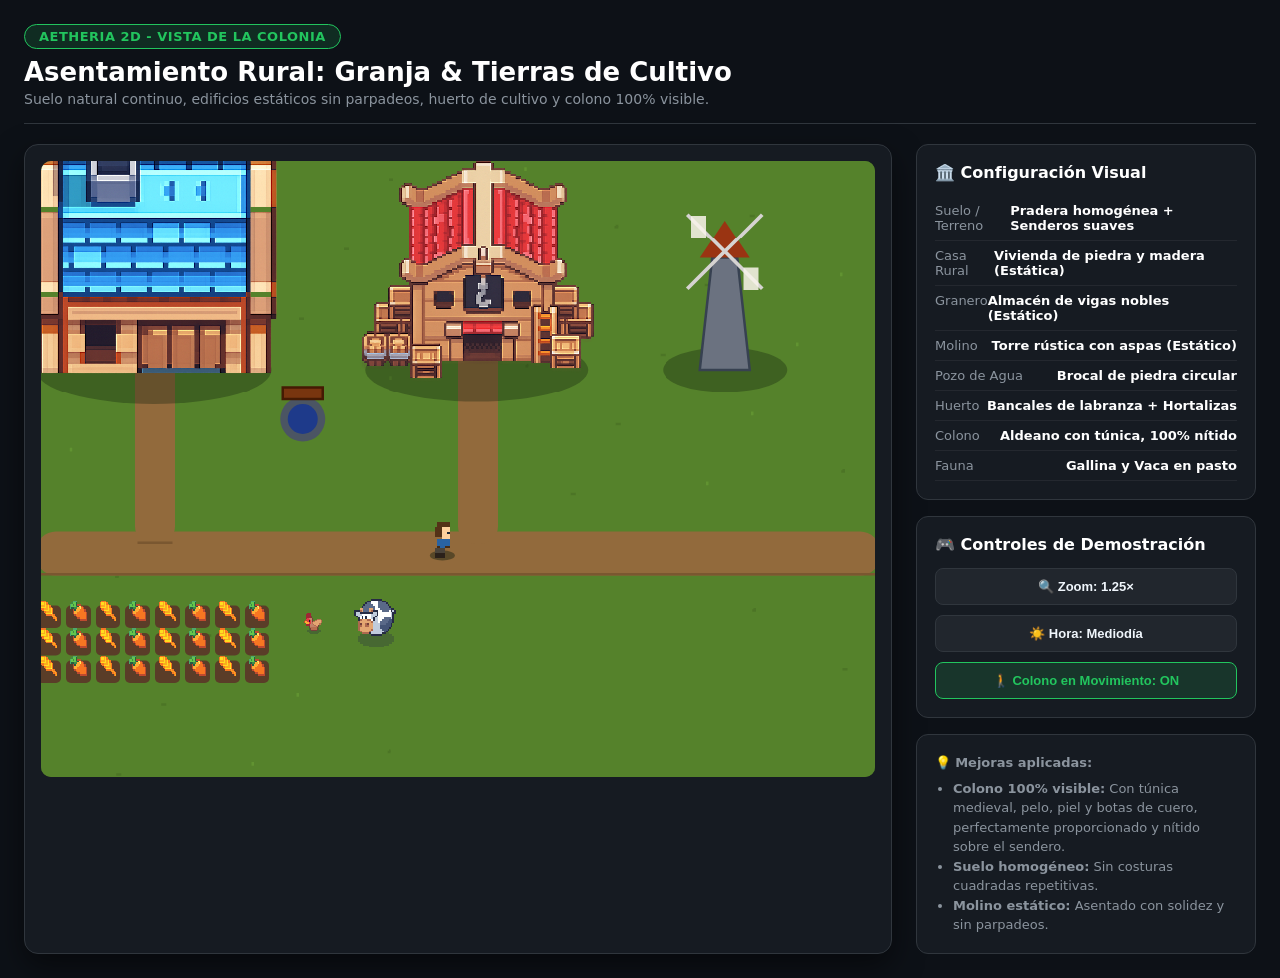
<file: test/test_viewer_colony.html>
<!DOCTYPE html>
<html lang="es">
<head>
    <meta charset="UTF-8">
    <meta name="viewport" content="width=device-width, initial-scale=1.0">
    <title>Aetheria: Granja & Colonia - Base Visual de la Colonia 2D</title>
    <style>
        :root {
            --bg-color: #0d1117;
            --panel-bg: #161b22;
            --accent: #22c55e;
            --border: #30363d;
            --text-main: #f0f6fc;
            --text-muted: #8b949e;
        }
        * { box-sizing: border-box; margin: 0; padding: 0; }
        body {
            background-color: var(--bg-color);
            color: var(--text-main);
            font-family: 'Segoe UI', system-ui, -apple-system, sans-serif;
            padding: 24px;
        }
        .container { max-width: 1240px; margin: 0 auto; }
        .header {
            display: flex;
            justify-content: space-between;
            align-items: center;
            margin-bottom: 20px;
            padding-bottom: 16px;
            border-bottom: 1px solid var(--border);
        }
        .badge {
            display: inline-block;
            background: rgba(34, 197, 94, 0.15);
            color: var(--accent);
            border: 1px solid var(--accent);
            padding: 4px 14px;
            border-radius: 999px;
            font-size: 13px;
            font-weight: 700;
            text-transform: uppercase;
            letter-spacing: 0.5px;
            margin-bottom: 8px;
        }
        h1 { font-size: 26px; font-weight: 800; color: #fff; }
        p.subtitle { color: var(--text-muted); font-size: 14px; margin-top: 4px; }
        .main-layout {
            display: grid;
            grid-template-columns: 1fr 340px;
            gap: 24px;
        }
        .canvas-card {
            background: var(--panel-bg);
            border: 1px solid var(--border);
            border-radius: 14px;
            padding: 16px;
            display: flex;
            flex-direction: column;
            align-items: center;
            box-shadow: 0 12px 30px rgba(0,0,0,0.5);
        }
        canvas {
            background: #527c2b;
            border-radius: 10px;
            image-rendering: pixelated;
            image-rendering: crisp-edges;
            box-shadow: inset 0 0 20px rgba(0,0,0,0.3);
            max-width: 100%;
        }
        .sidebar {
            display: flex;
            flex-direction: column;
            gap: 16px;
        }
        .card {
            background: var(--panel-bg);
            border: 1px solid var(--border);
            border-radius: 12px;
            padding: 18px;
        }
        .card h3 {
            font-size: 16px;
            font-weight: 700;
            margin-bottom: 14px;
            color: #fff;
            display: flex;
            align-items: center;
            gap: 8px;
        }
        .stat-row {
            display: flex;
            justify-content: space-between;
            padding: 7px 0;
            border-bottom: 1px solid rgba(255,255,255,0.06);
            font-size: 13px;
        }
        .stat-row span:first-child { color: var(--text-muted); }
        .stat-row span:last-child { font-weight: 600; color: #fff; }
        .controls {
            display: flex;
            flex-direction: column;
            gap: 10px;
        }
        button {
            background: #21262d;
            color: #f0f6fc;
            border: 1px solid var(--border);
            padding: 10px 14px;
            border-radius: 8px;
            cursor: pointer;
            font-weight: 600;
            font-size: 13px;
            transition: 0.2s;
            text-align: center;
        }
        button:hover { background: #30363d; border-color: #8b949e; }
        button.active {
            background: rgba(34, 197, 94, 0.15);
            border-color: var(--accent);
            color: var(--accent);
        }
    </style>
</head>
<body>
    <div class="container">
        <div class="header">
            <div>
                <span class="badge">AETHERIA 2D - VISTA DE LA COLONIA</span>
                <h1>Asentamiento Rural: Granja & Tierras de Cultivo</h1>
                <p class="subtitle">Suelo natural continuo, edificios estáticos sin parpadeos, huerto de cultivo y colono 100% visible.</p>
            </div>
        </div>

        <div class="main-layout">
            <div class="canvas-card">
                <canvas id="gameCanvas" width="840" height="620"></canvas>
            </div>

            <div class="sidebar">
                <div class="card">
                    <h3>🏛️ Configuración Visual</h3>
                    <div class="stat-row"><span>Suelo / Terreno</span><span>Pradera homogénea + Senderos suaves</span></div>
                    <div class="stat-row"><span>Casa Rural</span><span>Vivienda de piedra y madera (Estática)</span></div>
                    <div class="stat-row"><span>Granero</span><span>Almacén de vigas nobles (Estático)</span></div>
                    <div class="stat-row"><span>Molino</span><span>Torre rústica con aspas (Estático)</span></div>
                    <div class="stat-row"><span>Pozo de Agua</span><span>Brocal de piedra circular</span></div>
                    <div class="stat-row"><span>Huerto</span><span>Bancales de labranza + Hortalizas</span></div>
                    <div class="stat-row"><span>Colono</span><span>Aldeano con túnica, 100% nítido</span></div>
                    <div class="stat-row"><span>Fauna</span><span>Gallina y Vaca en pasto</span></div>
                </div>

                <div class="card">
                    <h3>🎮 Controles de Demostración</h3>
                    <div class="controls">
                        <button id="btnZoom" onclick="toggleZoom()">🔍 Zoom: 1.25×</button>
                        <button id="btnTime" onclick="cycleTimeOfDay()">☀️ Hora: Mediodía</button>
                        <button id="btnAnim" class="active" onclick="toggleAnimation()">🚶 Colono en Movimiento: ON</button>
                    </div>
                </div>

                <div class="card" style="font-size: 13px; color: var(--text-muted); line-height: 1.5;">
                    💡 <strong>Mejoras aplicadas:</strong>
                    <ul style="margin-left: 18px; margin-top: 6px;">
                        <li><strong>Colono 100% visible:</strong> Con túnica medieval, pelo, piel y botas de cuero, perfectamente proporcionado y nítido sobre el sendero.</li>
                        <li><strong>Suelo homogéneo:</strong> Sin costuras cuadradas repetitivas.</li>
                        <li><strong>Molino estático:</strong> Asentado con solidez y sin parpadeos.</li>
                    </ul>
                </div>
            </div>
        </div>
    </div>

    <script>
        const canvas = document.getElementById('gameCanvas');
        const ctx = canvas.getContext('2d');

        // Assets
        const imgHome = new Image(); imgHome.src = '../src/assets/colony/starterhome.png';
        const imgBarn = new Image(); imgBarn.src = '../src/assets/colony/barn.png';
        const imgColonist = new Image(); imgColonist.src = '../src/assets/colony/colonist.png';
        const imgChicken = new Image(); imgChicken.src = '../src/assets/colony/chicken.png';
        const imgCow = new Image(); imgCow.src = '../src/assets/colony/cow.png';
        const imgWheat = new Image(); imgWheat.src = '../src/assets/colony/wheat_5.png';
        const imgCarrot = new Image(); imgCarrot.src = '../src/assets/colony/carrot_5.png';

        let zoom = 1.25;
        let timeMode = 0; // 0: Día, 1: Atardecer, 2: Noche
        const timeNames = ['☀️ Mediodía', '🌅 Atardecer', '🌙 Noche'];
        let isAnimated = true;

        // Estado del Colono
        let colX = 380;
        let colY = 378;
        let colDir = 1; // 1: Derecha, -1: Izquierda
        let colFrame = 0;
        let lastFrameTime = 0;

        function toggleZoom() {
            zoom = zoom === 1.25 ? 1.5 : (zoom === 1.5 ? 1.0 : 1.25);
            document.getElementById('btnZoom').textContent = `🔍 Zoom: ${zoom}×`;
        }

        function cycleTimeOfDay() {
            timeMode = (timeMode + 1) % 3;
            document.getElementById('btnTime').textContent = `⏰ Hora: ${timeNames[timeMode]}`;
        }

        function toggleAnimation() {
            isAnimated = !isAnimated;
            const btn = document.getElementById('btnAnim');
            btn.classList.toggle('active', isAnimated);
            btn.textContent = `🚶 Colono en Movimiento: ${isAnimated ? 'ON' : 'PAUSADO'}`;
        }

        // Semillas aleatorias fijas para textura sutil de hierba
        const grassTufts = [];
        for (let i = 0; i < 60; i++) {
            grassTufts.push({
                x: (i * 73) % canvas.width,
                y: (i * 47) % canvas.height,
                type: i % 3
            });
        }

        function render(timestamp) {
            ctx.imageSmoothingEnabled = false;
            ctx.clearRect(0, 0, canvas.width, canvas.height);

            ctx.save();
            ctx.translate(canvas.width / 2, canvas.height / 2);
            ctx.scale(zoom, zoom);
            ctx.translate(-canvas.width / 2, -canvas.height / 2);

            // 1. Suelo: Pradera Natural Suave y Homogénea (Sin costuras)
            ctx.fillStyle = '#55822b';
            ctx.fillRect(-60, -60, canvas.width + 120, canvas.height + 120);

            // Detalles sutiles y naturales de hierba
            ctx.fillStyle = '#4c7526';
            grassTufts.forEach(t => {
                if (t.type === 0) {
                    ctx.fillRect(t.x, t.y, 3, 2);
                    ctx.fillRect(t.x + 1, t.y - 1, 2, 2);
                } else if (t.type === 1) {
                    ctx.fillRect(t.x, t.y, 4, 2);
                } else {
                    ctx.fillStyle = '#619331';
                    ctx.fillRect(t.x, t.y, 2, 3);
                    ctx.fillStyle = '#4c7526';
                }
            });

            // 2. Senderos de Tierra Batida Suaves (Curvos y redondeados)
            ctx.fillStyle = '#926a3c';
            // Camino principal horizontal
            ctx.beginPath();
            ctx.roundRect(80, 360, 680, 36, 16);
            ctx.fill();

            // Ramal a la casa principal
            ctx.beginPath();
            ctx.roundRect(160, 200, 32, 170, 14);
            ctx.fill();

            // Ramal al granero
            ctx.beginPath();
            ctx.roundRect(420, 200, 32, 170, 14);
            ctx.fill();

            // Borde suave de tierra / grava
            ctx.fillStyle = '#7a5730';
            ctx.fillRect(84, 394, 672, 2);
            ctx.fillRect(162, 368, 28, 2);

            // 3. Huerto de Cultivos
            const farmX = 80;
            const farmY = 420;
            for (let r = 0; r < 3; r++) {
                for (let c = 0; c < 8; c++) {
                    const bx = farmX + c * 24;
                    const by = farmY + r * 22;
                    ctx.fillStyle = '#5a3d28';
                    ctx.beginPath();
                    ctx.roundRect(bx, by, 20, 18, 4);
                    ctx.fill();

                    const imgCrop = (c % 2 === 0) ? imgWheat : imgCarrot;
                    if (imgCrop.complete && imgCrop.naturalWidth > 0) {
                        ctx.drawImage(imgCrop, bx + 3, by - 4, 14, 16);
                    }
                }
            }

            // 4. Edificio 1: Casa Rural Principal (Starterhome - Estática)
            if (imgHome.complete && imgHome.naturalWidth > 0) {
                // Sombra de la casa
                ctx.fillStyle = 'rgba(20, 35, 15, 0.35)';
                ctx.beginPath();
                ctx.ellipse(175, 230, 95, 28, 0, 0, Math.PI * 2);
                ctx.fill();

                // Casa rural completa
                ctx.drawImage(imgHome, 128, 110, 763, 825, 75, 50, 200, 215);
            }

            // 5. Edificio 2: Granero Rústico (Barn - Estático)
            if (imgBarn.complete && imgBarn.naturalWidth > 0) {
                // Sombra del granero
                ctx.fillStyle = 'rgba(20, 35, 15, 0.35)';
                ctx.beginPath();
                ctx.ellipse(435, 230, 90, 26, 0, 0, Math.PI * 2);
                ctx.fill();

                // Granero completo
                ctx.drawImage(imgBarn, 67, 56, 839, 789, 340, 60, 190, 180);
            }

            // 6. Edificio 3: Molino de Viento (Completamente Estático)
            const millX = 590;
            const millY = 90;
            ctx.fillStyle = 'rgba(20, 35, 15, 0.35)';
            ctx.beginPath();
            ctx.ellipse(millX + 45, millY + 140, 50, 18, 0, 0, Math.PI * 2);
            ctx.fill();

            // Cuerpo del molino
            ctx.fillStyle = '#6b7280';
            ctx.beginPath();
            ctx.moveTo(millX + 25, millY + 140);
            ctx.lineTo(millX + 35, millY + 50);
            ctx.lineTo(millX + 55, millY + 50);
            ctx.lineTo(millX + 65, millY + 140);
            ctx.closePath();
            ctx.fill();
            ctx.strokeStyle = '#374151';
            ctx.lineWidth = 2;
            ctx.stroke();

            // Tejado cónico de madera
            ctx.fillStyle = '#9a3412';
            ctx.beginPath();
            ctx.moveTo(millX + 45, millY + 20);
            ctx.lineTo(millX + 25, millY + 50);
            ctx.lineTo(millX + 65, millY + 50);
            ctx.closePath();
            ctx.fill();

            // Aspas estáticas de lona rústica
            ctx.strokeStyle = '#d6d3d1';
            ctx.lineWidth = 3;
            ctx.beginPath(); ctx.moveTo(millX + 45, millY + 45); ctx.lineTo(millX + 15, millY + 15); ctx.stroke();
            ctx.beginPath(); ctx.moveTo(millX + 45, millY + 45); ctx.lineTo(millX + 75, millY + 75); ctx.stroke();
            ctx.beginPath(); ctx.moveTo(millX + 45, millY + 45); ctx.lineTo(millX + 75, millY + 15); ctx.stroke();
            ctx.beginPath(); ctx.moveTo(millX + 45, millY + 45); ctx.lineTo(millX + 15, millY + 75); ctx.stroke();
            ctx.fillStyle = 'rgba(250, 245, 235, 0.85)';
            ctx.fillRect(millX + 18, millY + 16, 12, 18);
            ctx.fillRect(millX + 60, millY + 58, 12, 18);

            // 7. Pozo de Agua de Piedra
            const wellX = 295;
            const wellY = 270;
            ctx.fillStyle = '#4b5563';
            ctx.beginPath();
            ctx.arc(wellX, wellY, 18, 0, Math.PI * 2);
            ctx.fill();
            ctx.fillStyle = '#1e3a8a';
            ctx.beginPath();
            ctx.arc(wellX, wellY, 12, 0, Math.PI * 2);
            ctx.fill();
            ctx.fillStyle = '#78350f';
            ctx.fillRect(wellX - 16, wellY - 26, 32, 10);
            ctx.strokeStyle = '#451a03';
            ctx.lineWidth = 2;
            ctx.strokeRect(wellX - 16, wellY - 26, 32, 10);

            // 8. Fauna en el pasto
            if (imgChicken.complete && imgChicken.naturalWidth > 0) {
                const chkFrame = Math.floor(timestamp / 300) % 4;
                ctx.drawImage(imgChicken, chkFrame * 32, 0, 32, 32, 290, 420, 28, 28);
            }
            if (imgCow.complete && imgCow.naturalWidth > 0) {
                const cowFrame = Math.floor(timestamp / 400) % 4;
                ctx.drawImage(imgCow, cowFrame * 32, 0, 32, 32, 330, 410, 48, 48);
            }

            // 9. Colono en movimiento por el sendero
            if (isAnimated && timestamp - lastFrameTime > 120) {
                colFrame = (colFrame + 1) % 4;
                lastFrameTime = timestamp;

                colX += colDir * 2.5;
                if (colX > 680) colDir = -1;
                if (colX < 180) colDir = 1;
            }

            // Sombra bajo los pies del colono
            ctx.fillStyle = 'rgba(20, 30, 15, 0.45)';
            ctx.beginPath();
            ctx.ellipse(colX, colY + 2, 10, 4, 0, 0, Math.PI * 2);
            ctx.fill();

            // Dibujar colono completo (64x64, 4 frames por fila de 16x16)
            // Row 2: Perfil caminando hacia la derecha
            if (imgColonist.complete && imgColonist.naturalWidth > 0) {
                ctx.save();
                ctx.translate(colX, colY);
                if (colDir === -1) {
                    ctx.scale(-1, 1); // Espejado suave para caminar hacia la izquierda
                }
                // Dibujar en escala nítida (32x32 píxeles)
                ctx.drawImage(
                    imgColonist,
                    (colFrame % 4) * 16, 2 * 16, 16, 16,
                    -16, -28, 32, 32
                );
                ctx.restore();
            }

            // 10. Rótulo identificativo dentro del Canvas
            ctx.fillStyle = 'rgba(0,0,0,0.6)';
            ctx.fillRect(16, 16, 360, 28);
            ctx.fillStyle = '#22c55e';
            ctx.font = 'bold 13px sans-serif';
            ctx.fillText('Aetheria: Colonia Rural (Colono 100% Visible)', 26, 35);

            // 11. Iluminación Día / Atardecer / Noche
            if (timeMode === 1) { // Atardecer ámbar
                ctx.fillStyle = 'rgba(217, 119, 6, 0.2)';
                ctx.fillRect(-60, -60, canvas.width + 120, canvas.height + 120);
            } else if (timeMode === 2) { // Noche
                ctx.fillStyle = 'rgba(10, 16, 35, 0.72)';
                ctx.fillRect(-60, -60, canvas.width + 120, canvas.height + 120);

                // Ventanas cálidas iluminadas de la casa
                const lights = [
                    { x: 130, y: 150, r: 60 },
                    { x: 195, y: 155, r: 65 }
                ];
                lights.forEach(l => {
                    const grad = ctx.createRadialGradient(l.x, l.y, 5, l.x, l.y, l.r);
                    grad.addColorStop(0, 'rgba(255, 215, 100, 0.75)');
                    grad.addColorStop(1, 'rgba(255, 215, 100, 0)');
                    ctx.fillStyle = grad;
                    ctx.beginPath();
                    ctx.arc(l.x, l.y, l.r, 0, Math.PI * 2);
                    ctx.fill();
                });

                // Farol del colono
                const colLight = ctx.createRadialGradient(colX, colY - 14, 5, colX, colY - 14, 55);
                colLight.addColorStop(0, 'rgba(255, 220, 120, 0.85)');
                colLight.addColorStop(1, 'rgba(255, 220, 120, 0)');
                ctx.fillStyle = colLight;
                ctx.beginPath();
                ctx.arc(colX, colY - 14, 55, 0, Math.PI * 2);
                ctx.fill();
            }

            ctx.restore();
            requestAnimationFrame(render);
        }

        requestAnimationFrame(render);
    </script>
</body>
</html>
</file>
<file: src/css/styles.css>
/* VARIABLES DE DISEÑO (TEMA OSCURO PREMIUM) */
    :root {
      --font-primary: 'Outfit', sans-serif;
      
      /* Colores base */
      --bg-dark: #0a0d14;
      --bg-card: rgba(18, 24, 38, 0.6);
      --bg-card-hover: rgba(26, 34, 54, 0.8);
      --border-color: rgba(255, 255, 255, 0.07);
      --border-glow: rgba(99, 102, 241, 0.15);
      
      /* Colores de recursos HSL */
      --color-gold: 45, 100%, 55%;        /* Amarillo Dorado */
      --color-wood: 25, 60%, 50%;         /* Marrón Madera */
      --color-stone: 210, 15%, 60%;       /* Gris Piedra */
      --color-food: 145, 65%, 50%;        /* Verde Comida */
      --color-colonist: 195, 85%, 55%;    /* Azul Colonos */
      --color-berries: 340, 75%, 55%;     /* Rosa Berries */
      
      /* Estados de UI */
      --color-text: #e2e8f0;
      --color-text-muted: #94a3b8;
      --color-success: #10b981;
      --color-danger: #ef4444;
      --color-primary: #6366f1; /* Indigo */
    }

    /* ESTILOS GLOBALES */
    * {
      box-sizing: border-box;
      margin: 0;
      padding: 0;
      user-select: none;
    }

    body {
      font-family: var(--font-primary);
      background-color: var(--bg-dark);
      color: var(--color-text);
      background-image: 
        radial-gradient(at 10% 20%, rgba(99, 102, 241, 0.05) 0px, transparent 50%),
        radial-gradient(at 90% 80%, rgba(139, 92, 246, 0.05) 0px, transparent 50%);
      background-attachment: fixed;
      min-height: 100vh;
      display: flex;
      flex-direction: column;
      overflow-x: hidden;
    }

    /* SCROLLBAR PERSONALIZADO */
    ::-webkit-scrollbar {
      width: 8px;
    }
    ::-webkit-scrollbar-track {
      background: var(--bg-dark);
    }
    ::-webkit-scrollbar-thumb {
      background: rgba(255, 255, 255, 0.1);
      border-radius: 4px;
    }
    ::-webkit-scrollbar-thumb:hover {
      background: rgba(255, 255, 255, 0.2);
    }

    /* CONTENEDOR PRINCIPAL */
    .app-container {
      max-width: 1400px;
      width: 100%;
      margin: 0 auto;
      padding: 1.5rem;
      flex: 1;
      display: flex;
      flex-direction: column;
      gap: 1.5rem;
    }

    /* HEADER */
    header {
      display: flex;
      justify-content: space-between;
      align-items: center;
      padding: 1.25rem 1.75rem;
      background: var(--bg-card);
      border: 1px solid var(--border-color);
      border-radius: 16px;
      backdrop-filter: blur(12px);
      box-shadow: 0 4px 30px rgba(0, 0, 0, 0.4);
    }

    .brand {
      display: flex;
      flex-direction: column;
    }

    .brand h1 {
      font-size: 1.8rem;
      font-weight: 800;
      letter-spacing: 2px;
      background: linear-gradient(135deg, #fff 0%, rgba(255,255,255,0.7) 100%);
      -webkit-background-clip: text;
      background-clip: text;
      -webkit-text-fill-color: transparent;
      display: flex;
      align-items: center;
      gap: 0.5rem;
    }

    .brand h1 span {
      background: linear-gradient(135deg, hsl(var(--color-primary)) 0%, hsl(var(--color-colonist)) 100%);
      -webkit-background-clip: text;
      background-clip: text;
      -webkit-text-fill-color: transparent;
    }

    .brand p {
      font-size: 0.8rem;
      color: var(--color-text-muted);
      font-weight: 400;
      margin-top: 2px;
    }

    .system-controls {
      display: flex;
      align-items: center;
      gap: 0.75rem;
    }

    /* PANEL DE RECURSOS */
    .resources-grid {
      display: grid;
      grid-template-columns: repeat(auto-fit, minmax(180px, 1fr));
      gap: 1rem;
    }

    .resource-card {
      background: var(--bg-card);
      border: 1px solid var(--border-color);
      border-radius: 14px;
      padding: 1rem 1.25rem;
      backdrop-filter: blur(12px);
      display: flex;
      align-items: center;
      justify-content: space-between;
      transition: all 0.3s cubic-bezier(0.4, 0, 0.2, 1);
      position: relative;
      overflow: hidden;
    }

    .resource-card:hover {
      transform: translateY(-2px);
      border-color: var(--res-color-alpha);
      box-shadow: 0 8px 20px rgba(0, 0, 0, 0.3), 0 0 10px var(--res-color-glow);
    }

    .resource-card::before {
      content: '';
      position: absolute;
      top: 0;
      left: 0;
      width: 4px;
      height: 100%;
      background: var(--res-color);
    }

    .resource-info {
      display: flex;
      flex-direction: column;
    }

    .resource-label {
      font-size: 0.75rem;
      font-weight: 600;
      text-transform: uppercase;
      letter-spacing: 1px;
      color: var(--color-text-muted);
      display: flex;
      align-items: center;
      gap: 0.35rem;
    }

    .resource-value {
      font-size: 1.5rem;
      font-weight: 700;
      color: #fff;
      margin-top: 0.25rem;
    }

    .resource-rate {
      font-size: 0.7rem;
      font-weight: 500;
      margin-top: 0.1rem;
    }

    .rate-positive { color: var(--color-success); }
    .rate-neutral { color: var(--color-text-muted); }
    .rate-negative { color: var(--color-danger); }

    .resource-icon {
      font-size: 1.8rem;
      opacity: 0.8;
      display: flex;
      align-items: center;
      justify-content: center;
    }

    /* DASHBOARD PRINCIPAL */
    .dashboard-layout {
      display: grid;
      grid-template-columns: 1fr 1fr;
      gap: 1.5rem;
    }

    @media (max-width: 1024px) {
      .dashboard-layout {
        grid-template-columns: 1fr;
      }
    }

    /* TARJETAS DE MÓDULOS */
    .module-card {
      background: var(--bg-card);
      border: 1px solid var(--border-color);
      border-radius: 16px;
      padding: 1.5rem;
      backdrop-filter: blur(12px);
      box-shadow: 0 8px 32px rgba(0, 0, 0, 0.3);
      display: flex;
      flex-direction: column;
      gap: 1.25rem;
    }

    .module-title {
      font-size: 1.25rem;
      font-weight: 700;
      letter-spacing: 0.5px;
      border-bottom: 1px solid var(--border-color);
      padding-bottom: 0.75rem;
      display: flex;
      align-items: center;
      gap: 0.5rem;
      color: #fff;
    }

    .module-title span.badge {
      font-size: 0.75rem;
      font-weight: 500;
      padding: 0.15rem 0.5rem;
      border-radius: 99px;
      background: rgba(99, 102, 241, 0.15);
      border: 1px solid rgba(99, 102, 241, 0.3);
      color: #a5b4fc;
    }

    /* BOTONES DE ACCIÓN */
    .btn {
      font-family: var(--font-primary);
      font-weight: 600;
      font-size: 0.875rem;
      padding: 0.75rem 1.25rem;
      border-radius: 10px;
      border: 1px solid transparent;
      cursor: pointer;
      display: inline-flex;
      align-items: center;
      justify-content: center;
      gap: 0.5rem;
      transition: all 0.2s cubic-bezier(0.4, 0, 0.2, 1);
      position: relative;
      overflow: hidden;
    }

    .btn-primary {
      background: linear-gradient(135deg, hsl(var(--color-primary)) 0%, #4f46e5 100%);
      color: #fff;
      box-shadow: 0 4px 12px rgba(99, 102, 241, 0.25);
    }
    .btn-primary:hover:not(:disabled) {
      transform: translateY(-1px);
      box-shadow: 0 6px 16px rgba(99, 102, 241, 0.4);
    }

    .btn-secondary {
      background: rgba(255, 255, 255, 0.05);
      border-color: var(--border-color);
      color: var(--color-text);
    }
    .btn-secondary:hover:not(:disabled) {
      background: rgba(255, 255, 255, 0.1);
    }

    .btn-danger {
      background: rgba(239, 68, 68, 0.1);
      border-color: rgba(239, 68, 68, 0.2);
      color: #fca5a5;
    }
    .btn-danger:hover:not(:disabled) {
      background: rgba(239, 68, 68, 0.2);
      border-color: rgba(239, 68, 68, 0.4);
    }

    .btn-accent-gold {
      background: rgba(255, 193, 7, 0.1);
      border-color: rgba(255, 193, 7, 0.2);
      color: #ffe082;
    }
    .btn-accent-gold:hover:not(:disabled) {
      background: rgba(255, 193, 7, 0.2);
      border-color: rgba(255, 193, 7, 0.4);
    }

    .btn:disabled {
      opacity: 0.35;
      cursor: not-allowed;
      filter: grayscale(80%);
    }

    .btn:active:not(:disabled) {
      transform: scale(0.97);
    }

    /* CONTROL DE TRABAJADORES (COLONOS) */
    .colonist-allocator {
      display: flex;
      align-items: center;
      background: rgba(0, 0, 0, 0.2);
      border: 1px solid var(--border-color);
      border-radius: 8px;
      padding: 0.25rem;
      gap: 0.25rem;
    }

    .allocator-btn {
      width: 28px;
      height: 28px;
      border-radius: 6px;
      border: none;
      background: rgba(255, 255, 255, 0.05);
      color: #fff;
      font-weight: 700;
      cursor: pointer;
      display: flex;
      align-items: center;
      justify-content: center;
      transition: all 0.15s ease;
    }

    .allocator-btn:hover:not(:disabled) {
      background: rgba(255, 255, 255, 0.15);
      color: hsl(var(--color-colonist));
    }

    .allocator-btn:disabled {
      opacity: 0.2;
      cursor: not-allowed;
    }

    .allocator-val {
      font-weight: 700;
      font-size: 0.9rem;
      min-width: 24px;
      text-align: center;
      color: hsl(var(--color-colonist));
    }

    /* PANEL DE RECOLECCIÓN MANUAL */
    .gather-grid {
      display: grid;
      grid-template-columns: repeat(auto-fit, minmax(160px, 1fr));
      gap: 1rem;
    }

    .gather-card {
      background: rgba(0, 0, 0, 0.15);
      border: 1px solid var(--border-color);
      border-radius: 12px;
      padding: 1rem;
      display: flex;
      flex-direction: column;
      gap: 0.75rem;
    }

    .gather-header {
      display: flex;
      justify-content: space-between;
      align-items: center;
    }

    .gather-title {
      font-size: 0.95rem;
      font-weight: 600;
      color: #fff;
    }

    .gather-auto-info {
      font-size: 0.75rem;
      color: var(--color-text-muted);
    }

    /* AGRICULTURA - PARCELAS */
    .plots-container {
      display: flex;
      flex-direction: column;
      gap: 1rem;
    }

    .plot-card {
      background: rgba(0, 0, 0, 0.15);
      border: 1px solid var(--border-color);
      border-radius: 12px;
      padding: 1rem;
      display: grid;
      grid-template-columns: 1.2fr 1fr;
      align-items: center;
      gap: 1rem;
      position: relative;
    }

    @media (max-width: 580px) {
      .plot-card {
        grid-template-columns: 1fr;
      }
    }

    .plot-left {
      display: flex;
      flex-direction: column;
      gap: 0.5rem;
    }

    .plot-header {
      display: flex;
      align-items: center;
      gap: 0.5rem;
      font-size: 0.9rem;
      font-weight: 700;
      color: #fff;
    }

    .plot-status-dot {
      width: 8px;
      height: 8px;
      border-radius: 50%;
      background-color: var(--color-text-muted);
    }
    .plot-status-dot.active {
      background-color: var(--color-success);
      box-shadow: 0 0 8px var(--color-success);
      animation: pulse 1.5s infinite;
    }

    .crop-selector {
      font-family: var(--font-primary);
      font-size: 0.85rem;
      background: rgba(10, 13, 20, 0.8);
      border: 1px solid var(--border-color);
      color: var(--color-text);
      padding: 0.4rem 0.6rem;
      border-radius: 8px;
      outline: none;
      cursor: pointer;
      width: 100%;
    }

    .crop-selector:focus {
      border-color: hsl(var(--color-food));
    }

    .plot-right {
      display: flex;
      flex-direction: column;
      align-items: flex-end;
      gap: 0.5rem;
    }

    @media (max-width: 580px) {
      .plot-right {
        align-items: flex-start;
      }
    }

    /* BARRAS DE PROGRESO */
    .progress-bar-container {
      width: 100%;
      height: 6px;
      background: rgba(255, 255, 255, 0.05);
      border-radius: 99px;
      overflow: hidden;
      margin-top: 0.25rem;
    }

    .progress-bar-fill {
      height: 100%;
      width: 0%;
      background: linear-gradient(90deg, hsl(var(--color-food)) 0%, #10b981 100%);
      border-radius: 99px;
      transition: width 0.1s linear;
    }

    .timer-text {
      font-size: 0.75rem;
      font-weight: 500;
      color: var(--color-text-muted);
    }

    /* PANEL DE COLONIA (EDIFICIOS) */
    .colony-grid {
      display: grid;
      grid-template-columns: 1fr;
      gap: 1rem;
    }

    .building-item {
      background: rgba(0, 0, 0, 0.15);
      border: 1px solid var(--border-color);
      border-radius: 12px;
      padding: 1rem;
      display: flex;
      justify-content: space-between;
      align-items: center;
      gap: 1rem;
    }

    .building-info {
      display: flex;
      flex-direction: column;
      gap: 0.25rem;
    }

    .building-name {
      font-size: 0.95rem;
      font-weight: 600;
      color: #fff;
    }

    .building-desc {
      font-size: 0.75rem;
      color: var(--color-text-muted);
    }

    .costs-list {
      display: flex;
      gap: 0.4rem;
      flex-wrap: wrap;
      margin-top: 0.25rem;
    }

    .cost-badge {
      font-size: 0.7rem;
      font-weight: 600;
      padding: 0.1rem 0.4rem;
      border-radius: 4px;
      background: rgba(255, 255, 255, 0.05);
      border: 1px solid rgba(255, 255, 255, 0.1);
      display: flex;
      align-items: center;
      gap: 0.2rem;
    }

    .cost-badge.affordable {
      color: var(--color-success);
      background: rgba(16, 185, 129, 0.08);
      border-color: rgba(16, 185, 129, 0.2);
    }

    .cost-badge.expensive {
      color: #f87171;
      background: rgba(239, 68, 68, 0.08);
      border-color: rgba(239, 68, 68, 0.2);
    }

    /* PANEL DE ENVASE Y COMERCIO */
    .processing-section {
      background: rgba(0, 0, 0, 0.15);
      border: 1px solid var(--border-color);
      border-radius: 12px;
      padding: 1rem;
      display: flex;
      flex-direction: column;
      gap: 0.75rem;
    }

    .packager-header {
      display: flex;
      justify-content: space-between;
      align-items: center;
    }

    .packager-title {
      font-size: 0.95rem;
      font-weight: 600;
      color: #fff;
      display: flex;
      align-items: center;
      gap: 0.4rem;
    }

    .packager-pulse {
      width: 8px;
      height: 8px;
      border-radius: 50%;
      background-color: hsl(var(--color-primary));
      box-shadow: 0 0 8px hsl(var(--color-primary));
    }
    .packager-pulse.active {
      animation: pulse 1s infinite;
    }

    .commerce-grid {
      display: grid;
      grid-template-columns: 1fr 1fr;
      gap: 1rem;
    }

    .market-card {
      background: rgba(0, 0, 0, 0.15);
      border: 1px solid var(--border-color);
      border-radius: 12px;
      padding: 1rem;
      display: flex;
      flex-direction: column;
      gap: 0.75rem;
    }

    .market-title {
      font-size: 0.95rem;
      font-weight: 600;
      color: #fff;
    }

    /* TOAST NOTIFICATIONS */
    .toast-container {
      position: fixed;
      bottom: 1.5rem;
      right: 1.5rem;
      display: flex;
      flex-direction: column;
      gap: 0.5rem;
      z-index: 1000;
      pointer-events: none;
    }

    .toast {
      background: rgba(15, 23, 42, 0.9);
      border: 1px solid rgba(255, 255, 255, 0.1);
      backdrop-filter: blur(8px);
      color: #fff;
      padding: 0.75rem 1.25rem;
      border-radius: 8px;
      font-size: 0.85rem;
      font-weight: 500;
      display: flex;
      align-items: center;
      gap: 0.5rem;
      box-shadow: 0 10px 25px -5px rgba(0, 0, 0, 0.5);
      opacity: 0;
      transform: translateY(20px);
      animation: toastIn 0.3s forwards, toastOut 0.3s forwards 2.7s;
      pointer-events: auto;
    }

    .toast-success {
      border-left: 4px solid var(--color-success);
    }
    .toast-info {
      border-left: 4px solid var(--color-primary);
    }
    .toast-warning {
      border-left: 4px solid var(--color-gold);
    }

    /* FOOTER */
    footer {
      text-align: center;
      padding: 2rem;
      color: var(--color-text-muted);
      font-size: 0.75rem;
      letter-spacing: 0.5px;
      border-top: 1px solid var(--border-color);
      margin-top: auto;
    }

    /* ANIMACIONES */
    @keyframes pulse {
      0% { transform: scale(1); opacity: 0.6; }
      50% { transform: scale(1.2); opacity: 1; }
      100% { transform: scale(1); opacity: 0.6; }
    }

    @keyframes toastIn {
      to { opacity: 1; transform: translateY(0); }
    }

    @keyframes toastOut {
      to { opacity: 0; transform: translateY(-20px); }
    }

    /* TABS SYSTEM STYLING */
    .tab-container {
      display: flex;
      flex-wrap: wrap;
      background: rgba(15, 23, 42, 0.4);
      border: 1px solid var(--border-color);
      border-radius: 12px;
      padding: 0.35rem;
      gap: 0.35rem;
      backdrop-filter: blur(12px);
      box-shadow: 0 4px 20px rgba(0, 0, 0, 0.2);
      margin-bottom: 0.5rem;
    }

    .tab-btn {
      flex: 1;
      min-width: 140px;
      border: 1px solid transparent;
      background: transparent;
      color: var(--color-text-muted);
      padding: 0.85rem 1rem;
      border-radius: 8px;
      font-family: var(--font-primary);
      font-size: 0.95rem;
      font-weight: 600;
      cursor: pointer;
      display: flex;
      align-items: center;
      justify-content: center;
      gap: 0.5rem;
      transition: all 0.25s cubic-bezier(0.4, 0, 0.2, 1);
    }

    .tab-btn:hover:not(.active) {
      background: rgba(255, 255, 255, 0.04);
      color: #fff;
    }

    .tab-btn.active {
      background: rgba(99, 102, 241, 0.15);
      border-color: rgba(99, 102, 241, 0.35);
      color: #a5b4fc;
      box-shadow: 0 0 12px rgba(99, 102, 241, 0.15);
    }

    .tab-btn-locked {
      opacity: 0.35;
      cursor: not-allowed !important;
    }
    .tab-btn-locked:hover {
      background: transparent !important;
      color: var(--color-text-muted) !important;
    }

    .tab-content {
      display: none;
    }

    .tab-content.active-content {
      display: block;
      animation: tabFadeIn 0.3s ease-out forwards;
    }

    @keyframes tabFadeIn {
      from { opacity: 0; transform: translateY(8px); }
      to { opacity: 1; transform: translateY(0); }
    }

    /* SUBTABS SYSTEM STYLING */
    .subtab-container {
      display: flex;
      flex-wrap: wrap;
      background: rgba(15, 23, 42, 0.25);
      border: 1px solid rgba(255, 255, 255, 0.05);
      border-radius: 8px;
      padding: 0.25rem;
      gap: 0.25rem;
      margin-bottom: 1.25rem;
    }

    .subtab-btn {
      flex: 1;
      min-width: 120px;
      border: 1px solid transparent;
      background: transparent;
      color: var(--color-text-muted);
      padding: 0.6rem 0.85rem;
      border-radius: 6px;
      font-family: var(--font-primary);
      font-size: 0.85rem;
      font-weight: 600;
      cursor: pointer;
      display: flex;
      align-items: center;
      justify-content: center;
      gap: 0.4rem;
      transition: all 0.2s ease;
    }

    .subtab-btn:hover:not(.active) {
      background: rgba(255, 255, 255, 0.03);
      color: #fff;
    }

    .subtab-btn.active {
      background: rgba(99, 102, 241, 0.1);
      border-color: rgba(99, 102, 241, 0.25);
      color: #a5b4fc;
      box-shadow: 0 0 8px rgba(99, 102, 241, 0.08);
    }

    .subtab-content {
      display: none;
    }

    .subtab-content.active-subcontent {
      display: block;
      animation: subTabFadeIn 0.25s ease-out forwards;
    }

    @keyframes subTabFadeIn {
      from { opacity: 0; transform: translateY(6px); }
      to { opacity: 1; transform: translateY(0); }
    }

    /* TAB GRIDS & STRUCTURES */
    .tab-grid-2col {
      display: grid;
      grid-template-columns: 1fr 1fr;
      gap: 1.5rem;
    }

    @media (max-width: 1024px) {
      .tab-grid-2col {
        grid-template-columns: 1fr;
      }
    }

    .tab-grid-buildings {
      display: grid;
      grid-template-columns: repeat(auto-fit, minmax(320px, 1fr));
      gap: 1.25rem;
    }

    .column-gap {
      display: flex;
      flex-direction: column;
      gap: 1.5rem;
    }

    /* BUILDING BOXES INDIVIDUAL STYLING */
    .building-boxes-container {
      display: grid;
      grid-template-columns: repeat(auto-fit, minmax(280px, 1fr));
      gap: 1rem;
      margin-top: 0.75rem;
    }

    .building-box {
      background: rgba(30, 41, 59, 0.4);
      border: 1px solid var(--border-color);
      border-radius: 10px;
      padding: 1rem;
      display: flex;
      flex-direction: column;
      gap: 0.75rem;
      transition: all 0.2s ease;
      position: relative;
    }

    .building-tier-badge {
      position: absolute;
      top: -0.4rem;
      right: 0.75rem;
      font-size: 0.65rem;
      font-weight: 700;
      padding: 0.15rem 0.4rem;
      border-radius: 4px;
      background: hsl(var(--color-primary));
      color: #fff;
      border: 1px solid rgba(255, 255, 255, 0.15);
      box-shadow: 0 2px 6px rgba(0, 0, 0, 0.3);
      z-index: 10;
    }

    .building-box:hover {
      border-color: rgba(99, 102, 241, 0.4);
      background: rgba(30, 41, 59, 0.6);
    }

    .building-box-header {
      display: flex;
      justify-content: space-between;
      align-items: center;
    }

    .building-box-title {
      font-weight: 600;
      font-size: 0.95rem;
      color: #fff;
    }

    .building-box-prod {
      font-size: 0.85rem;
      color: #a5b4fc;
      font-weight: 500;
    }

    /* COLONISTS DASHBOARD STYLING */
    .colonist-stats-grid {
      display: grid;
      grid-template-columns: repeat(2, 1fr);
      gap: 1rem;
    }

    .colonist-stat-box {
      background: rgba(0, 0, 0, 0.2);
      border: 1px solid var(--border-color);
      border-radius: 10px;
      padding: 1rem;
      text-align: center;
    }

    .colonist-stat-label {
      font-size: 0.8rem;
      color: var(--color-text-muted);
      text-transform: uppercase;
      letter-spacing: 0.5px;
    }

    .colonist-stat-value {
      font-size: 1.8rem;
      font-weight: 700;
      color: hsl(var(--color-colonist));
      margin-top: 0.25rem;
    }

    .job-allocation-list {
      display: flex;
      flex-direction: column;
      gap: 0.75rem;
    }

    .job-allocation-row {
      display: flex;
      align-items: center;
      justify-content: space-between;
      background: rgba(255, 255, 255, 0.02);
      border: 1px solid var(--border-color);
      border-radius: 8px;
      padding: 0.6rem 0.85rem;
    }

    .job-allocation-name {
      font-size: 0.9rem;
      font-weight: 500;
      color: #fff;
      display: flex;
      align-items: center;
      gap: 0.5rem;
    }

    .job-allocation-count {
      font-weight: 700;
      color: hsl(var(--color-colonist));
    }

    /* Sub-allocator styling inside active cards */
    .sub-allocator-container {
      margin-top: 0.75rem;
      padding-top: 0.75rem;
      border-top: 1px solid rgba(255, 255, 255, 0.05);
      display: flex;
      justify-content: space-between;
      align-items: center;
      gap: 1rem;
    }

    .sub-allocator-label {
      font-size: 0.8rem;
      color: var(--color-text-muted);
      display: flex;
      flex-direction: column;
      gap: 0.1rem;
      text-align: left;
    }

    .sub-allocator-title {
      font-weight: 600;
      color: #fff;

    /* Estilos del Ciclo de Día/Noche */
    .time-cycle-container {
      background: rgba(30, 41, 59, 0.5);
      border: 1px solid var(--border-color);
      border-radius: 12px;
      padding: 0.8rem 1.2rem;
      margin-bottom: 1.5rem;
      backdrop-filter: blur(8px);
      box-shadow: 0 4px 20px rgba(0, 0, 0, 0.15);
      display: flex;
      flex-direction: column;
      gap: 0.4rem;
      transition: all 0.3s ease;
    }

    .time-cycle-header {
      display: flex;
      justify-content: space-between;
      align-items: center;
    }

    .cycle-title {
      font-size: 1rem;
      font-weight: 700;
      letter-spacing: 0.5px;
      display: flex;
      align-items: center;
      gap: 0.4rem;
      transition: color 0.3s ease;
    }

    .cycle-timer {
      font-size: 0.85rem;
      font-family: monospace;
      font-weight: 600;
      color: var(--color-text-muted);
    }

    .time-cycle-bar {
      width: 100%;
      height: 8px;
      background: rgba(255, 255, 255, 0.05);
      border-radius: 4px;
      overflow: hidden;
    }

    .time-cycle-fill {
      width: 0%;
      height: 100%;
      border-radius: 4px;
      transition: width 0.1s linear, background 0.3s ease;
    }

    /* Modos de ciclo */
    .cycle-mode-day {
      border-color: rgba(245, 158, 11, 0.3);
      background: rgba(245, 158, 11, 0.05);
    }
    
    .cycle-mode-day .cycle-title {
      color: #f59e0b; /* dorado */
    }

    .cycle-mode-day .time-cycle-fill {
      background: linear-gradient(90deg, #f59e0b 0%, #fbbf24 100%);
      box-shadow: 0 0 10px rgba(245, 158, 11, 0.5);
    }

    .cycle-mode-night {
      border-color: rgba(139, 92, 246, 0.3);
      background: rgba(139, 92, 246, 0.05);
    }

    .cycle-mode-night .cycle-title {
      color: #a78bfa; /* violeta claro */
    }

    .cycle-mode-night .time-cycle-fill {
      background: linear-gradient(90deg, #6b21a8 0%, #a78bfa 100%);
      box-shadow: 0 0 10px rgba(167, 139, 250, 0.5);
    }
</file>
